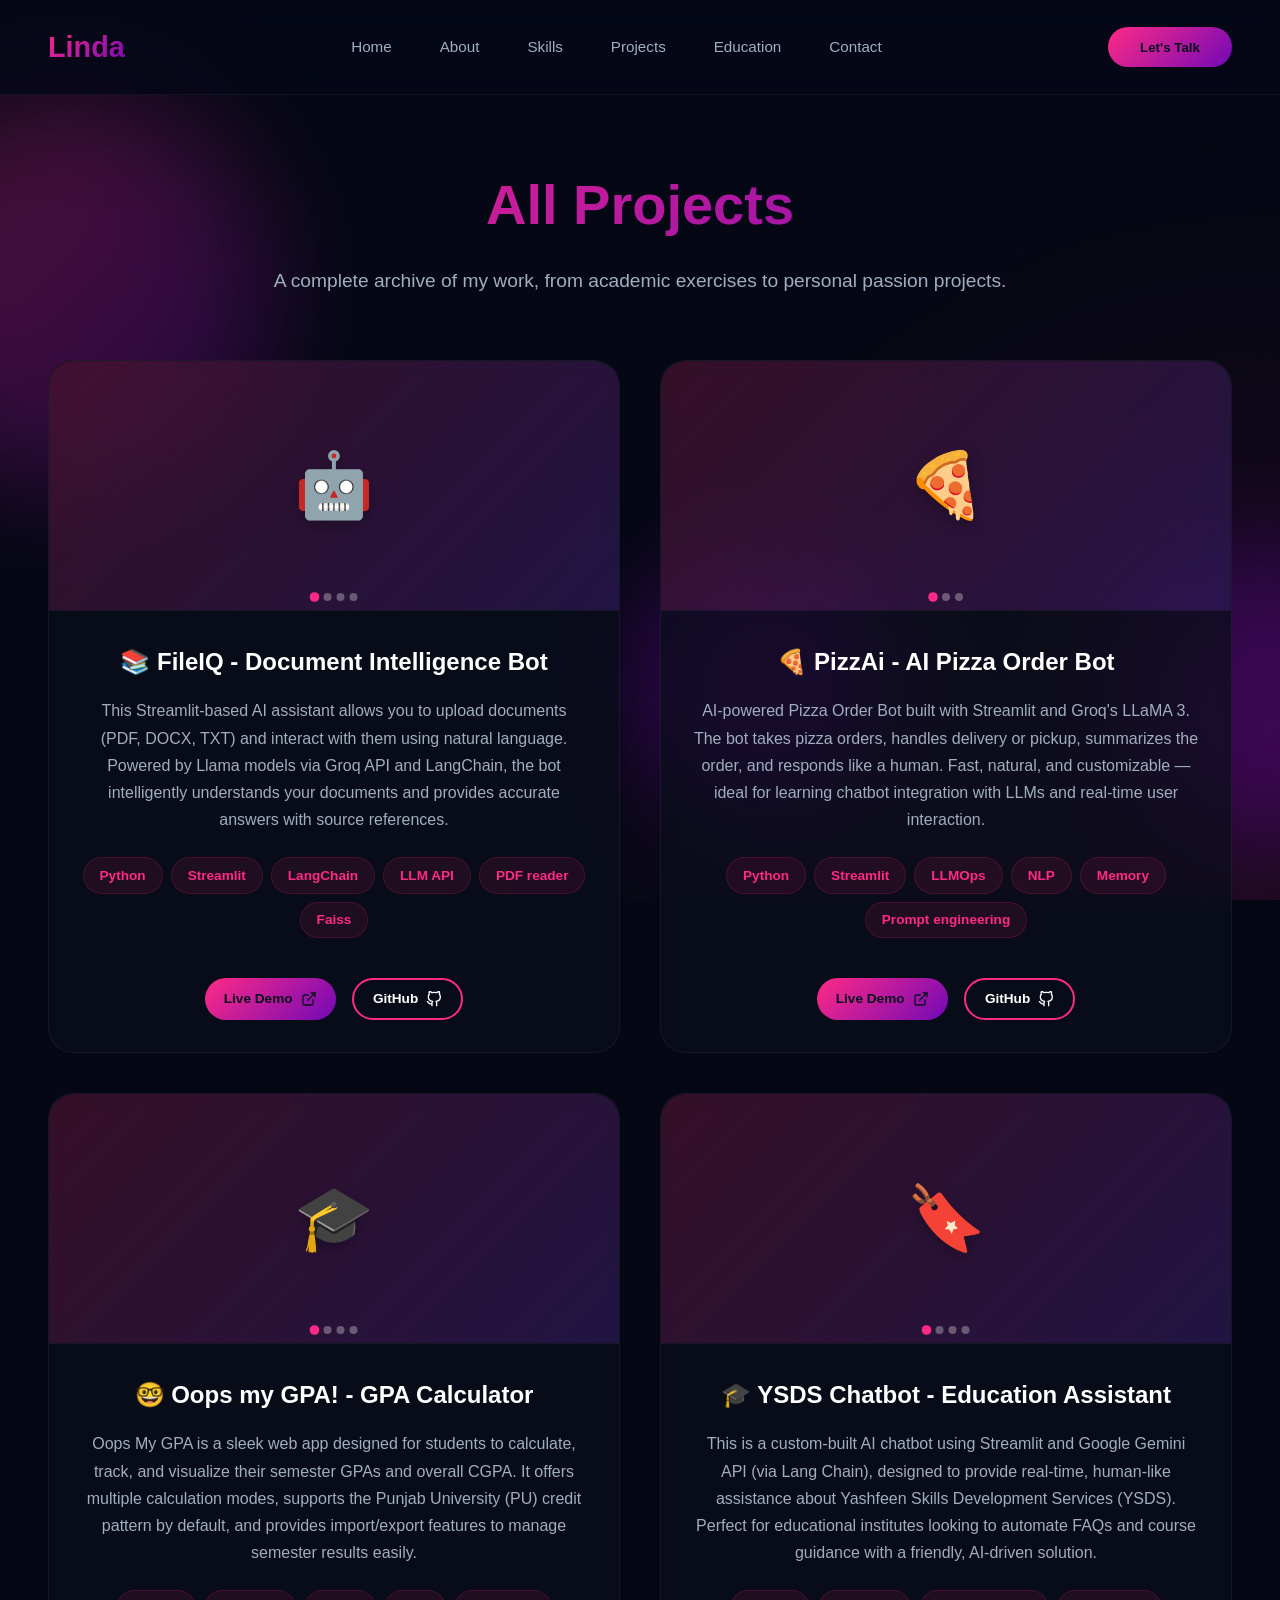
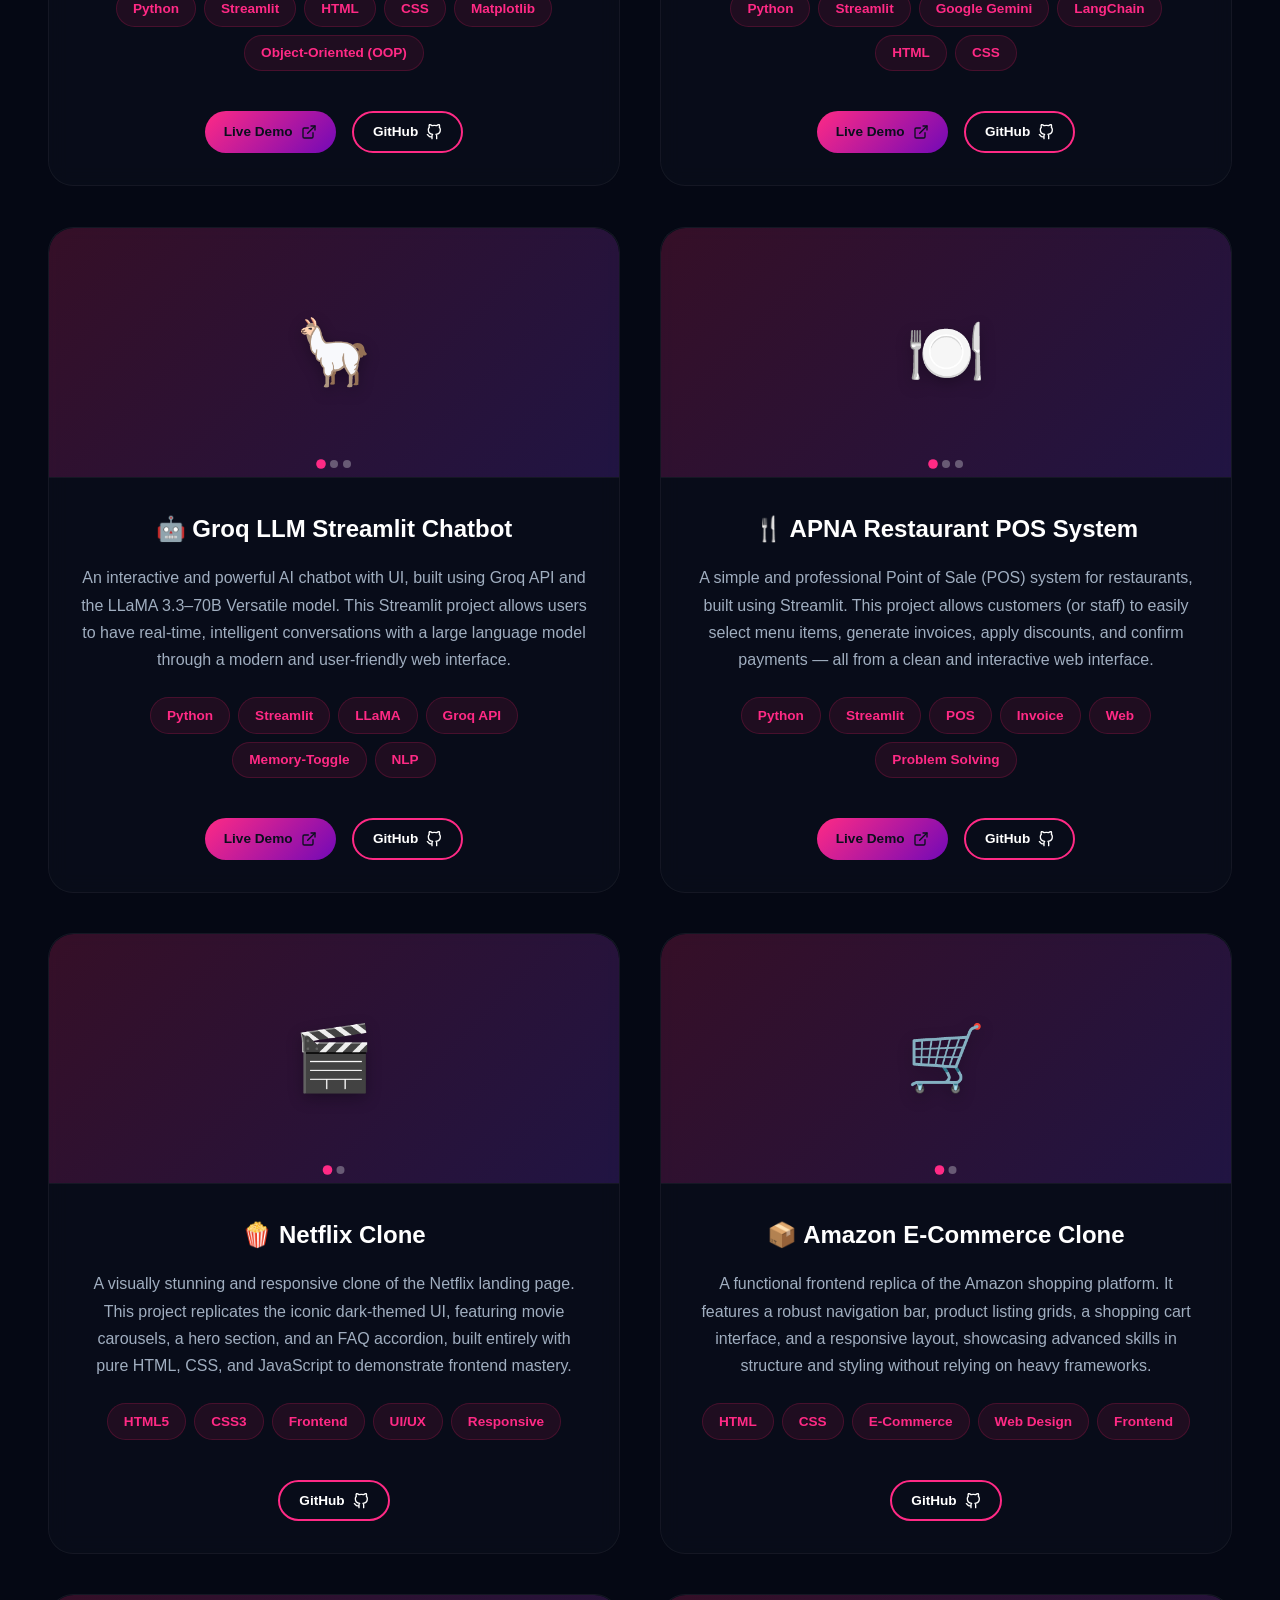
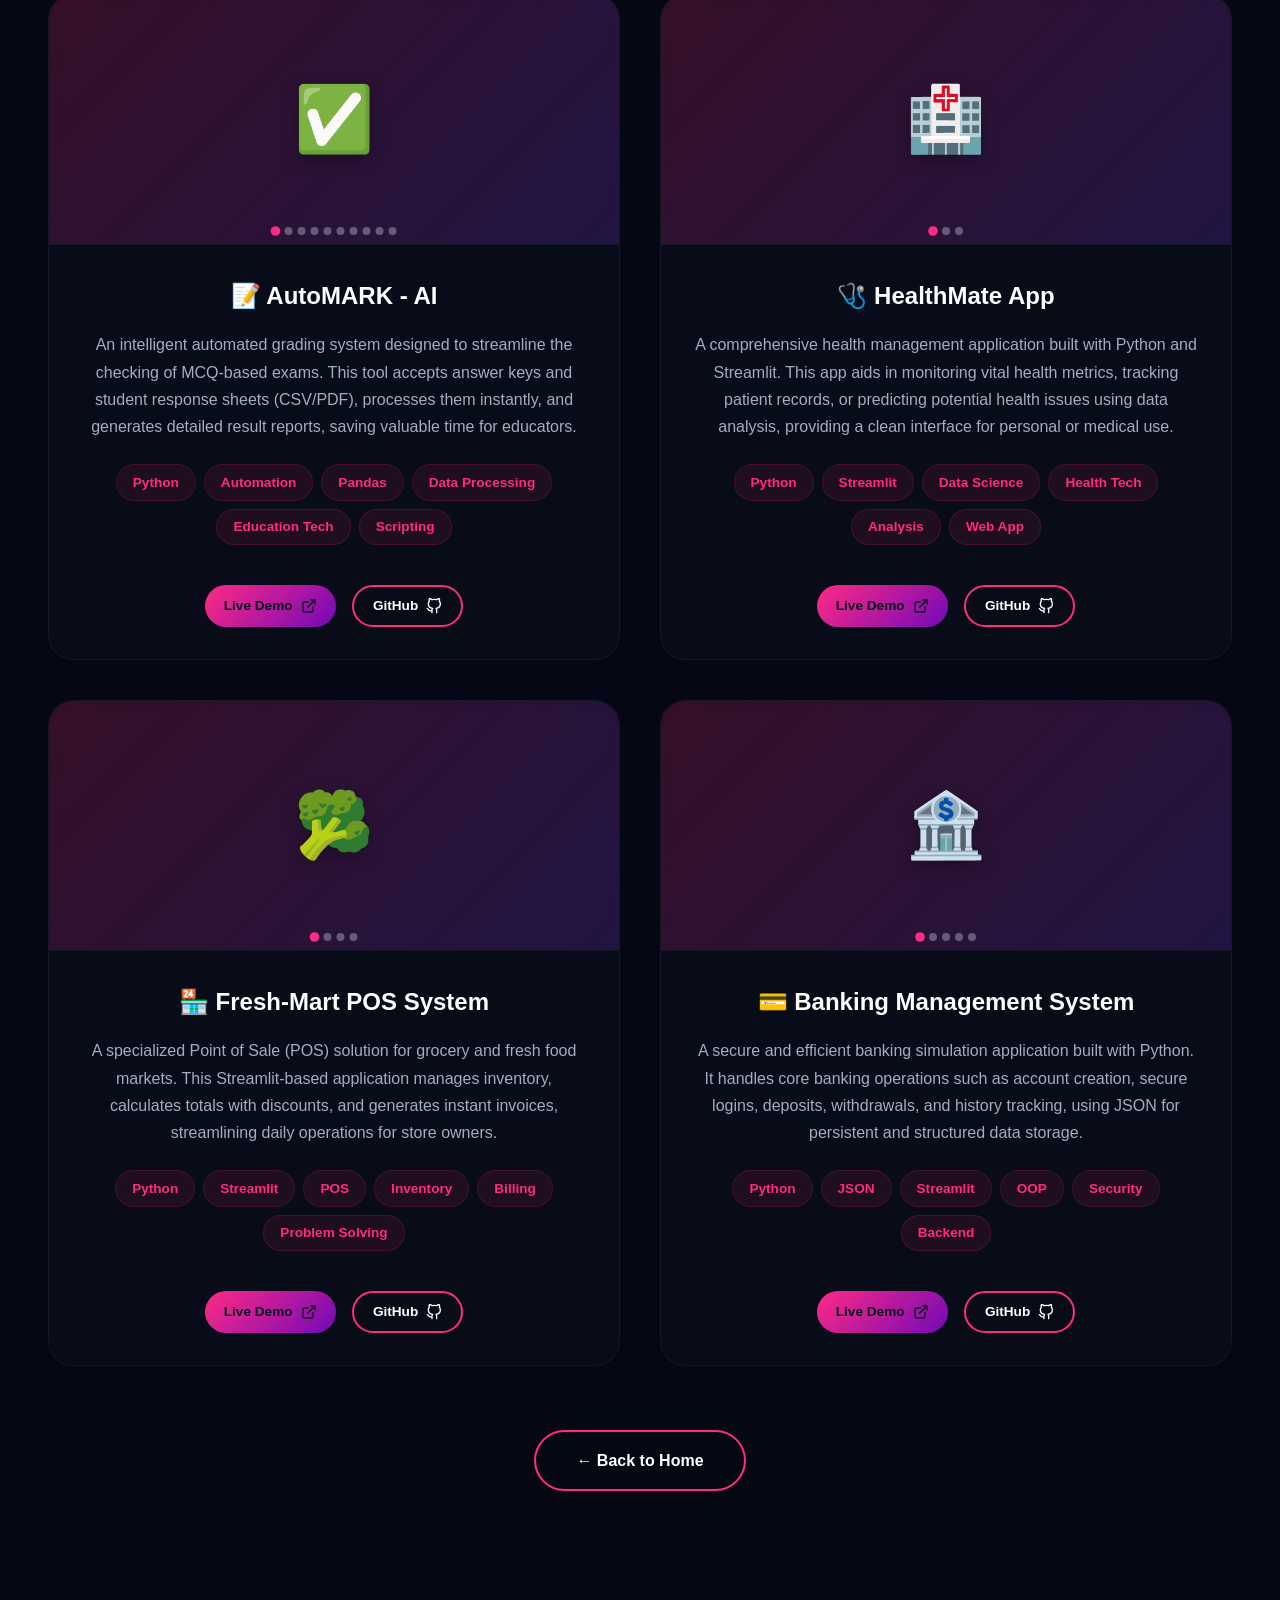
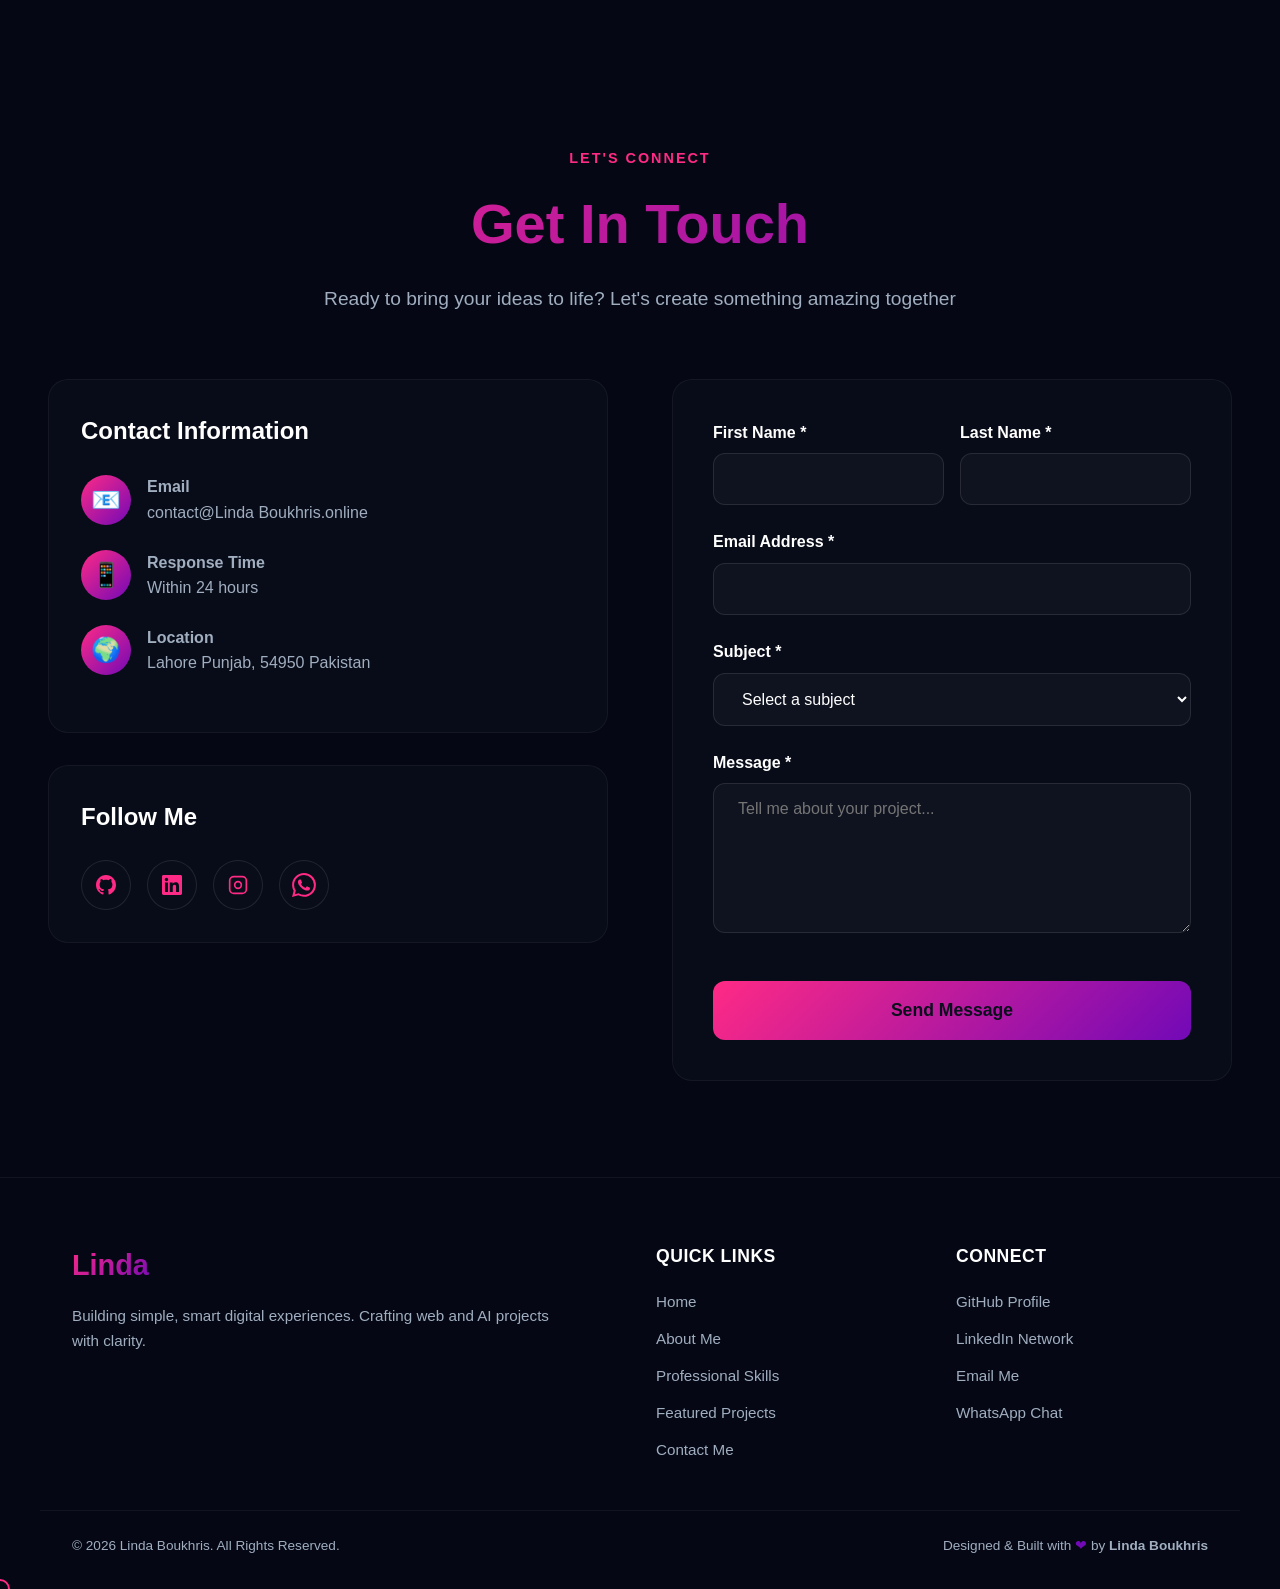
<file: PORTFOLIO-main/projects/index.html>
<!DOCTYPE html>
<html lang="en">
<head>
    <meta charset="UTF-8">
    <meta name="viewport" content="width=device-width, initial-scale=1.0">
    <title>AI & Python Projects Portfolio | AutoMARK, FileIQ & More | Linda Boukhris</title>
    <meta name="description" content="Explore the complete project archive of Linda Boukhris. Featuring AutoMARK (AI Grading), FileIQ (Doc Chat), Banking Systems, and POS Solutions and More.">
    <meta name="keywords" content="Linda Boukhris, Projects, AI Portfolio, Web Developer, website developer, building Modern & Responsive Websites, Full Stack Developer, Streamlit Apps, Source Code, AutoMARK, POS System Python, Chatbot Development, Document Intelligence, LLM Projects, GitHub Repositories, Linda Boukhris, AI Developer Portfolio, Python Developer Projects">
    <link rel="canonical" href="https://Linda Boukhris.online/projects/">
    
    <link rel="icon" type="image/png" href="../assets/icon.png">

    <meta property="og:type" content="website">
    <meta property="og:url" content="https://Linda Boukhris.online/projects/">
    <meta property="og:title" content="AI & Python Projects - Linda Boukhris">
    <meta property="og:description" content="A showcase of 10+ live AI and Python projects including RAG Chatbots and Automation Tools.">
    <meta property="og:image" content="https://Linda Boukhris.online/assets/favicon.png">
    <meta property="og:url" content="https://Linda Boukhris.online/projects/">

        <!-- =========================================
    FAVICON SUITE (Google Search Optimized)
    ========================================== -->
    <!-- 1. Google Search & Android (High Res) -->
    <link rel="icon" type="image/png" href="../assets/favicon-96x96.png" sizes="96x96" />
    <link rel="icon" type="image/svg+xml" href="../assets/favicon.svg" />
    <link rel="shortcut icon" href="../assets/favicon.ico" />
    <link rel="apple-touch-icon" sizes="180x180" href="../assets/apple-touch-icon.png" />
    <meta name="apple-mobile-web-app-title" content="CHOUDHARY" />
    <link rel="manifest" href="../assets/site.webmanifest" />

    <link rel="stylesheet" href="../css/projects.css">

    <script type="application/ld+json">
    {
      "@context": "https://schema.org",
      "@type": "CollectionPage",
      "name": "Linda Boukhris - Projects Portfolio,
      "url": "https://Linda Boukhris.online/projects/",
      "description": "A curated list of AI and Python automation projects, including AutoMARK and FileIQ.",
      "creator": {
        "@type": "Person",
        "name": "Linda Boukhris",
        "url": "https://Linda Boukhris.online"
      },
      "mainEntity": {
        "@type": "ItemList",
        "itemListElement": [
          {
            "@type": "SoftwareSourceCode",
            "name": "AutoMARK AI",
            "description": "Automated Grading System using Python."
          },
          {
            "@type": "SoftwareSourceCode",
            "name": "FileIQ",
            "description": "Document Intelligence Bot using RAG."
          },
          {
            "@type": "SoftwareSourceCode",
            "name": "PizzAi Bot",
            "description": "LLM-powered ordering system."
          }
        ]
      }
    }
    </script>

</head>
<body>
    <div id="preloader">
        <div class="loader-content">
            <div class="loader-logo">Linda</div>
            <div class="loader-bar">
                <div class="loader-progress"></div>
            </div>
        </div>
    </div>
    <!-- Animated Background -->
    <div class="bg-animation"></div>
    <div class="floating-shapes">
        <div class="shape shape-1"></div>
        <div class="shape shape-2"></div>
        <div class="shape shape-3"></div>
    </div>

    <!-- Header -->
    <header id="header">
        <nav>
            <a href="../" class="logo">Linda</a>
            <ul class="nav-links" id="navLinks">
                <li><a href="../#home">Home</a></li>
                <li><a href="../#about">About</a></li>
                <li><a href="../#skills">Skills</a></li>
                <li><a href="#projects">Projects</a></li>
                <li><a href="../#education">Education</a></li>
                <li><a href="#contact">Contact</a></li>
            </ul>
            <button class="nav-cta" onclick="location.href='../#contact'">Let's Talk</button>
            <div class="mobile-menu" id="mobileMenu">
                <span></span>
                <span></span>
                <span></span>
            </div>
        </nav>
    </header>

    <!-- Projects Archive Section -->
    <section id="projects" class="fade-in projects-section">
        <div class="section-header">
            <h2 class="section-title">All Projects</h2>
            <p class="section-description">
                A complete archive of my work, from academic exercises to personal passion projects.
            </p>
        </div>
        <div class="projects-grid">
            
            <!-- Project 1: FileIQ - Document Intelligence Bot -->
            <div class="project-card">
                <div class="gallery-wrapper">
                    <button class="nav-btn prev-btn">❮</button>
                    <div class="project-gallery">
                        <div class="gallery-item emoji-cover">🤖</div>
                        <img src="../assets/FileIQ-1.png" class="gallery-item" alt="FileIQ Dashboard">
                        <img src="../assets/FileIQ-2.png" class="gallery-item" alt="FileIQ Chat Interface">
                        <img src="../assets/FileIQ-3.png" class="gallery-item" alt="FileIQ Chat Interface">
                    </div>
                    <button class="nav-btn next-btn">❯</button>
                    <div class="dots-container"></div>
                </div>
                <div class="project-content">
                    <h3 class="project-title">📚 FileIQ - Document Intelligence Bot</h3>
                    <p class="project-description">
                        This Streamlit-based AI assistant allows you to upload documents (PDF, DOCX, TXT) and interact with them using natural language. Powered by Llama models via Groq API and LangChain, the bot intelligently understands your documents and provides accurate answers with source references.                    </p>
                    <div class="project-tech">
                        <span class="tech-badge">Python</span>
                        <span class="tech-badge">Streamlit</span>
                        <span class="tech-badge">LangChain</span>
                        <span class="tech-badge">LLM API</span>
                        <span class="tech-badge">PDF reader</span>
                        <span class="tech-badge">Faiss</span>
                    </div>
                    <div class="project-links">
                        <a href="https://documentiq.streamlit.app/" target="_blank" class="btn btn-primary">
                            Live Demo
                            <svg viewBox="0 0 24 24"><path d="M18 13v6a2 2 0 0 1-2 2H5a2 2 0 0 1-2-2V8a2 2 0 0 1 2-2h6"></path><polyline points="15 3 21 3 21 9"></polyline><line x1="10" y1="14" x2="21" y2="3"></line></svg>
                        </a>
                        <a href="https://github.com/linda011/FileIQ_Document-InteLLigence-BOT" target="_blank" class="btn btn-secondary">
                            GitHub
                            <svg viewBox="0 0 24 24"><path d="M9 19c-5 1.5-5-2.5-7-3m14 6v-3.87a3.37 3.37 0 0 0-.94-2.61c3.14-.35 6.44-1.54 6.44-7A5.44 5.44 0 0 0 20 4.77 5.07 5.07 0 0 0 19.91 1S18.73.65 16 2.48a13.38 13.38 0 0 0-7 0C6.27.65 5.09 1 5.09 1A5.07 5.07 0 0 0 5 4.77a5.44 5.44 0 0 0-1.5 3.78c0 5.42 3.3 6.61 6.44 7A3.37 3.37 0 0 0 9 18.13V22"></path></svg>
                        </a>
                    </div>
                </div>
            </div>

            <!-- Project 2: PizzAi-Bot -->
            <div class="project-card">
                <div class="gallery-wrapper">
                    <button class="nav-btn prev-btn">❮</button>
                    <div class="project-gallery">
                        <div class="gallery-item emoji-cover">🍕</div>
                        <img src="../assets/Pizzai-1.png" class="gallery-item" alt="PizzAi Bot Order Interface">
                        <img src="../assets/Pizzai-2.png" class="gallery-item" alt="PizzAi Bot Order Summary">
                    </div>
                    <button class="nav-btn next-btn">❯</button>
                    <div class="dots-container"></div>
                </div>
                <div class="project-content">
                    <h3 class="project-title">🍕 PizzAi - AI Pizza Order Bot</h3>
                    <p class="project-description">
                        AI-powered Pizza Order Bot built with Streamlit and Groq's LLaMA 3. The bot takes pizza orders, handles delivery or pickup, summarizes the order, and responds like a human. Fast, natural, and customizable — ideal for learning chatbot integration with LLMs and real-time user interaction.                   
                    </p>
                    <div class="project-tech">
                        <span class="tech-badge">Python</span>
                        <span class="tech-badge">Streamlit</span>
                        <span class="tech-badge">LLMOps</span>
                        <span class="tech-badge">NLP</span>
                        <span class="tech-badge">Memory</span>
                        <span class="tech-badge">Prompt engineering</span>
                    </div>
                    <div class="project-links">
                        <a href="https://pizza-ai.streamlit.app/" target="_blank" class="btn btn-primary">
                            Live Demo
                            <svg viewBox="0 0 24 24"><path d="M18 13v6a2 2 0 0 1-2 2H5a2 2 0 0 1-2-2V8a2 2 0 0 1 2-2h6"></path><polyline points="15 3 21 3 21 9"></polyline><line x1="10" y1="14" x2="21" y2="3"></line></svg>
                        </a>
                        <a href="https://github.com/linda011/PizzAi-Bot" target="_blank" class="btn btn-secondary">
                            GitHub
                            <svg viewBox="0 0 24 24"><path d="M9 19c-5 1.5-5-2.5-7-3m14 6v-3.87a3.37 3.37 0 0 0-.94-2.61c3.14-.35 6.44-1.54 6.44-7A5.44 5.44 0 0 0 20 4.77 5.07 5.07 0 0 0 19.91 1S18.73.65 16 2.48a13.38 13.38 0 0 0-7 0C6.27.65 5.09 1 5.09 1A5.07 5.07 0 0 0 5 4.77a5.44 5.44 0 0 0-1.5 3.78c0 5.42 3.3 6.61 6.44 7A3.37 3.37 0 0 0 9 18.13V22"></path></svg>
                        </a>
                    </div>
                </div>
            </div>

            <!-- Project 3: Oops, my GPA! -->
            <div class="project-card">
                <div class="gallery-wrapper">
                    <button class="nav-btn prev-btn">❮</button>
                    <div class="project-gallery">
                        <div class="gallery-item emoji-cover">🎓</div>
                        <img src="../assets/GPA1.png" class="gallery-item" alt="GPA Calculator">
                        <img src="../assets/GPA2.png" class="gallery-item" alt="GPA Calculator">
                        <img src="../assets/GPA3.png" class="gallery-item" alt="GPA Calculator">
                    </div>
                    <button class="nav-btn next-btn">❯</button>
                    <div class="dots-container"></div>
                </div>
                <div class="project-content">
                    <h3 class="project-title">🤓 Oops my GPA! - GPA Calculator</h3>
                    <p class="project-description">
                        Oops My GPA is a sleek web app designed for students to calculate, track, and visualize their semester GPAs and overall CGPA. It offers multiple calculation modes, supports the Punjab University (PU) credit pattern by default, and provides import/export features to manage semester results easily.
                    </p>
                    <div class="project-tech">
                        <span class="tech-badge">Python</span>
                        <span class="tech-badge">Streamlit</span>
                        <span class="tech-badge">HTML</span>
                        <span class="tech-badge">CSS</span>
                        <span class="tech-badge">Matplotlib</span>
                        <span class="tech-badge">Object-Oriented (OOP)</span>
                    </div>
                    <div class="project-links">
                        <a href="https://oopsmygpa.streamlit.app/" target="_blank" class="btn btn-primary">
                            Live Demo
                            <svg viewBox="0 0 24 24"><path d="M18 13v6a2 2 0 0 1-2 2H5a2 2 0 0 1-2-2V8a2 2 0 0 1 2-2h6"></path><polyline points="15 3 21 3 21 9"></polyline><line x1="10" y1="14" x2="21" y2="3"></line></svg>
                        </a>
                        <a href="https://github.com/linda011/Oops_my_GPA" target="_blank" class="btn btn-secondary">
                            GitHub
                            <svg viewBox="0 0 24 24"><path d="M9 19c-5 1.5-5-2.5-7-3m14 6v-3.87a3.37 3.37 0 0 0-.94-2.61c3.14-.35 6.44-1.54 6.44-7A5.44 5.44 0 0 0 20 4.77 5.07 5.07 0 0 0 19.91 1S18.73.65 16 2.48a13.38 13.38 0 0 0-7 0C6.27.65 5.09 1 5.09 1A5.07 5.07 0 0 0 5 4.77a5.44 5.44 0 0 0-1.5 3.78c0 5.42 3.3 6.61 6.44 7A3.37 3.37 0 0 0 9 18.13V22"></path></svg>
                        </a>
                    </div>
                </div>
            </div>

            <!-- Project 4: YSDS Chatbot -->
            <div class="project-card">
                <div class="gallery-wrapper">
                    <button class="nav-btn prev-btn">❮</button>
                    <div class="project-gallery">
                        <div class="gallery-item emoji-cover">🔖</div>
                        <img src="../assets/ysds1.png" class="gallery-item" alt="YSDS Chatbot Interface">
                        <img src="../assets/ysds2.png" class="gallery-item" alt="YSDS Chatbot Interface">
                        <img src="../assets/ysds3.png" class="gallery-item" alt="YSDS Chatbot Interface">
                    </div>
                    <button class="nav-btn next-btn">❯</button>
                    <div class="dots-container"></div>
                </div>
                <div class="project-content">
                    <h3 class="project-title">🎓 YSDS Chatbot - Education Assistant</h3>
                    <p class="project-description">
                        This is a custom-built AI chatbot using Streamlit and Google Gemini API (via Lang Chain), designed to provide real-time, human-like assistance about Yashfeen Skills Development Services (YSDS). Perfect for educational institutes looking to automate FAQs and course guidance with a friendly, AI-driven solution.
                    </p>
                    <div class="project-tech">
                        <span class="tech-badge">Python</span>
                        <span class="tech-badge">Streamlit</span>
                        <span class="tech-badge">Google Gemini</span>
                        <span class="tech-badge">LangChain</span>
                        <span class="tech-badge">HTML</span>
                        <span class="tech-badge">CSS</span>
                    </div>
                    <div class="project-links">
                        <a href="https://ysds-chatbot.streamlit.app/" target="_blank" class="btn btn-primary">
                            Live Demo
                            <svg viewBox="0 0 24 24"><path d="M18 13v6a2 2 0 0 1-2 2H5a2 2 0 0 1-2-2V8a2 2 0 0 1 2-2h6"></path><polyline points="15 3 21 3 21 9"></polyline><line x1="10" y1="14" x2="21" y2="3"></line></svg>
                        </a>
                        <a href="https://github.com/linda011/ysds-chatbot" target="_blank" class="btn btn-secondary">
                            GitHub
                            <svg viewBox="0 0 24 24"><path d="M9 19c-5 1.5-5-2.5-7-3m14 6v-3.87a3.37 3.37 0 0 0-.94-2.61c3.14-.35 6.44-1.54 6.44-7A5.44 5.44 0 0 0 20 4.77 5.07 5.07 0 0 0 19.91 1S18.73.65 16 2.48a13.38 13.38 0 0 0-7 0C6.27.65 5.09 1 5.09 1A5.07 5.07 0 0 0 5 4.77a5.44 5.44 0 0 0-1.5 3.78c0 5.42 3.3 6.61 6.44 7A3.37 3.37 0 0 0 9 18.13V22"></path></svg>
                        </a>
                    </div>
                </div>
            </div>

            <!-- Project 5: Llama 3 Chatbot -->
            <div class="project-card">
                <div class="gallery-wrapper">
                    <button class="nav-btn prev-btn">❮</button>
                    <div class="project-gallery">
                        <div class="gallery-item emoji-cover">🦙</div>
                        <img src="../assets/llama1.png" class="gallery-item" alt="Llama 3 Chatbot UI">
                        <img src="../assets/llama2.png" class="gallery-item" alt="Llama 3 Chatbot UI">
                    </div>
                    <button class="nav-btn next-btn">❯</button>
                    <div class="dots-container"></div>
                </div>
                <div class="project-content">
                    <h3 class="project-title">🤖 Groq LLM Streamlit Chatbot</h3>
                    <p class="project-description">
                        An interactive and powerful AI chatbot with UI, built using Groq API and the LLaMA 3.3–70B Versatile model. This Streamlit project allows users to have real-time, intelligent conversations with a large language model through a modern and user-friendly web interface.
                    </p>
                    <div class="project-tech">
                        <span class="tech-badge">Python</span>
                        <span class="tech-badge">Streamlit</span>
                        <span class="tech-badge">LLaMA</span>
                        <span class="tech-badge">Groq API</span>
                        <span class="tech-badge">Memory-Toggle</span>
                        <span class="tech-badge">NLP</span>
                    </div>
                    <div class="project-links">
                        <a href="https://Linda-ai.streamlit.app/" target="_blank" class="btn btn-primary">
                            Live Demo
                            <svg viewBox="0 0 24 24"><path d="M18 13v6a2 2 0 0 1-2 2H5a2 2 0 0 1-2-2V8a2 2 0 0 1 2-2h6"></path><polyline points="15 3 21 3 21 9"></polyline><line x1="10" y1="14" x2="21" y2="3"></line></svg>
                        </a>
                        <a href="https://github.com/linda011/llama3-streamlit-chatbot" target="_blank" class="btn btn-secondary">
                            GitHub
                            <svg viewBox="0 0 24 24"><path d="M9 19c-5 1.5-5-2.5-7-3m14 6v-3.87a3.37 3.37 0 0 0-.94-2.61c3.14-.35 6.44-1.54 6.44-7A5.44 5.44 0 0 0 20 4.77 5.07 5.07 0 0 0 19.91 1S18.73.65 16 2.48a13.38 13.38 0 0 0-7 0C6.27.65 5.09 1 5.09 1A5.07 5.07 0 0 0 5 4.77a5.44 5.44 0 0 0-1.5 3.78c0 5.42 3.3 6.61 6.44 7A3.37 3.37 0 0 0 9 18.13V22"></path></svg>
                        </a>
                    </div>
                </div>
            </div>

            <!-- Project 6: APNA Restaurant -->
            <div class="project-card">
                <div class="gallery-wrapper">
                    <button class="nav-btn prev-btn">❮</button>
                    <div class="project-gallery">
                        <div class="gallery-item emoji-cover">🍽️</div>
                        <img src="../assets/POS1.png" class="gallery-item" alt="APNA POS Menu Screen">
                        <img src="../assets/POS2.png" class="gallery-item" alt="APNA POS Invoice View">
                    </div>
                    <button class="nav-btn next-btn">❯</button>
                    <div class="dots-container"></div>
                </div>
                <div class="project-content">
                    <h3 class="project-title">🍴 APNA Restaurant POS System</h3>
                    <p class="project-description">
                        A simple and professional Point of Sale (POS) system for restaurants, built using Streamlit. This project allows customers (or staff) to easily select menu items, generate invoices, apply discounts, and confirm payments — all from a clean and interactive web interface.
                    </p>
                    <div class="project-tech">
                        <span class="tech-badge">Python</span>
                        <span class="tech-badge">Streamlit</span>
                        <span class="tech-badge">POS</span>
                        <span class="tech-badge">Invoice</span>
                        <span class="tech-badge">Web</span>
                        <span class="tech-badge">Problem Solving</span>
                    </div>
                    <div class="project-links">
                        <a href="https://apna-resturant.streamlit.app/" target="_blank" class="btn btn-primary">
                            Live Demo
                            <svg viewBox="0 0 24 24"><path d="M18 13v6a2 2 0 0 1-2 2H5a2 2 0 0 1-2-2V8a2 2 0 0 1 2-2h6"></path><polyline points="15 3 21 3 21 9"></polyline><line x1="10" y1="14" x2="21" y2="3"></line></svg>
                        </a>
                        <a href="https://github.com/linda011/APNA_Resturant" target="_blank" class="btn btn-secondary">
                            GitHub
                            <svg viewBox="0 0 24 24"><path d="M9 19c-5 1.5-5-2.5-7-3m14 6v-3.87a3.37 3.37 0 0 0-.94-2.61c3.14-.35 6.44-1.54 6.44-7A5.44 5.44 0 0 0 20 4.77 5.07 5.07 0 0 0 19.91 1S18.73.65 16 2.48a13.38 13.38 0 0 0-7 0C6.27.65 5.09 1 5.09 1A5.07 5.07 0 0 0 5 4.77a5.44 5.44 0 0 0-1.5 3.78c0 5.42 3.3 6.61 6.44 7A3.37 3.37 0 0 0 9 18.13V22"></path></svg>
                        </a>
                    </div>
                </div>
            </div>

            <div class="project-card">
                <div class="gallery-wrapper">
                    <button class="nav-btn prev-btn">❮</button>
                    <div class="project-gallery">
                        <div class="gallery-item emoji-cover">🎬</div>
                        <img src="../assets/Netflix1.png" class="gallery-item" alt="Netflix Clone Home Screen">
                    </div>
                    <button class="nav-btn next-btn">❯</button>
                    <div class="dots-container"></div>
                </div>
                <div class="project-content">
                    <h3 class="project-title">🍿 Netflix Clone</h3>
                    <p class="project-description">
                        A visually stunning and responsive clone of the Netflix landing page. This project replicates the iconic dark-themed UI, featuring movie carousels, a hero section, and an FAQ accordion, built entirely with pure HTML, CSS, and JavaScript to demonstrate frontend mastery.
                    </p>
                    <div class="project-tech">
                        <span class="tech-badge">HTML5</span>
                        <span class="tech-badge">CSS3</span>
                        <span class="tech-badge">Frontend</span>
                        <span class="tech-badge">UI/UX</span>
                        <span class="tech-badge">Responsive</span>
                    </div>
                    <div class="project-links">
                        <a href="https://github.com/linda011/NETFLIX_clone" target="_blank" class="btn btn-secondary">
                            GitHub
                            <svg viewBox="0 0 24 24"><path d="M9 19c-5 1.5-5-2.5-7-3m14 6v-3.87a3.37 3.37 0 0 0-.94-2.61c3.14-.35 6.44-1.54 6.44-7A5.44 5.44 0 0 0 20 4.77 5.07 5.07 0 0 0 19.91 1S18.73.65 16 2.48a13.38 13.38 0 0 0-7 0C6.27.65 5.09 1 5.09 1A5.07 5.07 0 0 0 5 4.77a5.44 5.44 0 0 0-1.5 3.78c0 5.42 3.3 6.61 6.44 7A3.37 3.37 0 0 0 9 18.13V22"></path></svg>
                        </a>
                    </div>
                </div>
            </div>

            <!-- Project: Amazon E-Commerce Clone -->
            <div class="project-card">
                <div class="gallery-wrapper">
                    <button class="nav-btn prev-btn">❮</button>
                    <div class="project-gallery">
                        <div class="gallery-item emoji-cover">🛒</div>
                        <img src="../assets/Amazon1.png" class="gallery-item" alt="Amazon Clone Home">
                    </div>
                    <button class="nav-btn next-btn">❯</button>
                    <div class="dots-container"></div>
                </div>
                <div class="project-content">
                    <h3 class="project-title">📦 Amazon E-Commerce Clone</h3>
                    <p class="project-description">
                        A functional frontend replica of the Amazon shopping platform. It features a robust navigation bar, product listing grids, a shopping cart interface, and a responsive layout, showcasing advanced skills in structure and styling without relying on heavy frameworks.
                    </p>
                    <div class="project-tech">
                        <span class="tech-badge">HTML</span>
                        <span class="tech-badge">CSS</span>
                        <span class="tech-badge">E-Commerce</span>
                        <span class="tech-badge">Web Design</span>
                        <span class="tech-badge">Frontend</span>
                    </div>
                    <div class="project-links">
                        <a href="https://github.com/linda011/AMAZON_clone" target="_blank" class="btn btn-secondary">
                            GitHub
                            <svg viewBox="0 0 24 24"><path d="M9 19c-5 1.5-5-2.5-7-3m14 6v-3.87a3.37 3.37 0 0 0-.94-2.61c3.14-.35 6.44-1.54 6.44-7A5.44 5.44 0 0 0 20 4.77 5.07 5.07 0 0 0 19.91 1S18.73.65 16 2.48a13.38 13.38 0 0 0-7 0C6.27.65 5.09 1 5.09 1A5.07 5.07 0 0 0 5 4.77a5.44 5.44 0 0 0-1.5 3.78c0 5.42 3.3 6.61 6.44 7A3.37 3.37 0 0 0 9 18.13V22"></path></svg>
                        </a>
                    </div>
                </div>
            </div>

            <!-- Project 6: AutoMARK - AI -->
            <div class="project-card">
                <div class="gallery-wrapper">
                    <button class="nav-btn prev-btn">❮</button>
                    <div class="project-gallery">
                        <div class="gallery-item emoji-cover">✅</div>
                        <img src="../assets/AutoMark4.png" class="gallery-item" alt="AutoMark Processing">
                        <img src="../assets/AutoMark2.png" class="gallery-item" alt="AutoMark">
                        <img src="../assets/AutoMark3.png" class="gallery-item" alt="AutoMark">
                        <img src="../assets/AutoMark1.png" class="gallery-item" alt="AutoMark">
                        <img src="../assets/AutoMark5.png" class="gallery-item" alt="AutoMark">
                        <img src="../assets/AutoMark6.png" class="gallery-item" alt="AutoMark">
                        <img src="../assets/AutoMark7.png" class="gallery-item" alt="AutoMark">
                        <img src="../assets/AutoMark8.png" class="gallery-item" alt="AutoMark">
                        <img src="../assets/AutoMark9.png" class="gallery-item" alt="AutoMark Results">
                    </div>
                    <button class="nav-btn next-btn">❯</button>
                    <div class="dots-container"></div>
                </div>
                <div class="project-content">
                    <h3 class="project-title">📝 AutoMARK - AI</h3>
                    <p class="project-description">
                        An intelligent automated grading system designed to streamline the checking of MCQ-based exams. This tool accepts answer keys and student response sheets (CSV/PDF), processes them instantly, and generates detailed result reports, saving valuable time for educators.
                    </p>
                    <div class="project-tech">
                        <span class="tech-badge">Python</span>
                        <span class="tech-badge">Automation</span>
                        <span class="tech-badge">Pandas</span>
                        <span class="tech-badge">Data Processing</span>
                        <span class="tech-badge">Education Tech</span>
                        <span class="tech-badge">Scripting</span>
                    </div>
                    <div class="project-links">
                        <a href="https://automark-ai.streamlit.app/" target="_blank" class="btn btn-primary">
                            Live Demo
                            <svg viewBox="0 0 24 24"><path d="M18 13v6a2 2 0 0 1-2 2H5a2 2 0 0 1-2-2V8a2 2 0 0 1 2-2h6"></path><polyline points="15 3 21 3 21 9"></polyline><line x1="10" y1="14" x2="21" y2="3"></line></svg>
                        </a>
                        <a href="https://github.com/linda011/AutoMARK-v1.0" target="_blank" class="btn btn-secondary">
                            GitHub
                            <svg viewBox="0 0 24 24"><path d="M9 19c-5 1.5-5-2.5-7-3m14 6v-3.87a3.37 3.37 0 0 0-.94-2.61c3.14-.35 6.44-1.54 6.44-7A5.44 5.44 0 0 0 20 4.77 5.07 5.07 0 0 0 19.91 1S18.73.65 16 2.48a13.38 13.38 0 0 0-7 0C6.27.65 5.09 1 5.09 1A5.07 5.07 0 0 0 5 4.77a5.44 5.44 0 0 0-1.5 3.78c0 5.42 3.3 6.61 6.44 7A3.37 3.37 0 0 0 9 18.13V22"></path></svg>
                        </a>
                    </div>
                </div>
            </div>

            <!-- <-- Project 7: HealthMate App -- -->
            <div class="project-card">
                <div class="gallery-wrapper">
                    <button class="nav-btn prev-btn">❮</button>
                    <div class="project-gallery">
                        <div class="gallery-item emoji-cover">🏥</div>
                        <img src="../assets/HealthApp1.png" class="gallery-item" alt="Health App Dashboard">
                        <img src="../assets/HealthApp2.png" class="gallery-item" alt="Health App Metrics">
                    </div>
                    <button class="nav-btn next-btn">❯</button>
                    <div class="dots-container"></div>
                </div>
                <div class="project-content">
                    <h3 class="project-title">🩺 HealthMate App</h3>
                    <p class="project-description">
                        A comprehensive health management application built with Python and Streamlit. This app aids in monitoring vital health metrics, tracking patient records, or predicting potential health issues using data analysis, providing a clean interface for personal or medical use.
                    </p>
                    <div class="project-tech">
                        <span class="tech-badge">Python</span>
                        <span class="tech-badge">Streamlit</span>
                        <span class="tech-badge">Data Science</span>
                        <span class="tech-badge">Health Tech</span>
                        <span class="tech-badge">Analysis</span>
                        <span class="tech-badge">Web App</span>
                    </div>
                    <div class="project-links">
                        <a href="https://patient-health-tracker.streamlit.app/" target="_blank" class="btn btn-primary">
                            Live Demo
                            <svg viewBox="0 0 24 24"><path d="M18 13v6a2 2 0 0 1-2 2H5a2 2 0 0 1-2-2V8a2 2 0 0 1 2-2h6"></path><polyline points="15 3 21 3 21 9"></polyline><line x1="10" y1="14" x2="21" y2="3"></line></svg>
                        </a>
                        <a href="https://github.com/linda011/HealthApp" target="_blank" class="btn btn-secondary">
                            GitHub
                            <svg viewBox="0 0 24 24"><path d="M9 19c-5 1.5-5-2.5-7-3m14 6v-3.87a3.37 3.37 0 0 0-.94-2.61c3.14-.35 6.44-1.54 6.44-7A5.44 5.44 0 0 0 20 4.77 5.07 5.07 0 0 0 19.91 1S18.73.65 16 2.48a13.38 13.38 0 0 0-7 0C6.27.65 5.09 1 5.09 1A5.07 5.07 0 0 0 5 4.77a5.44 5.44 0 0 0-1.5 3.78c0 5.42 3.3 6.61 6.44 7A3.37 3.37 0 0 0 9 18.13V22"></path></svg>
                        </a>
                    </div>
                </div>
            </div>

            <!-- Project 8: Fresh-Mart POS System -->
            <div class="project-card">
                <div class="gallery-wrapper">
                    <button class="nav-btn prev-btn">❮</button>
                    <div class="project-gallery">
                        <div class="gallery-item emoji-cover">🥦</div>
                        <img src="../assets/FreshMart1.png" class="gallery-item" alt="Fresh Mart POS Interface">
                        <img src="../assets/FreshMart2.png" class="gallery-item" alt="Fresh Mart Billing">
                        <img src="../assets/FreshMart3.png" class="gallery-item" alt="Fresh Mart Billing">
                    </div>
                    <button class="nav-btn next-btn">❯</button>
                    <div class="dots-container"></div>
                </div>
                <div class="project-content">
                    <h3 class="project-title">🏪 Fresh-Mart POS System</h3>
                    <p class="project-description">
                        A specialized Point of Sale (POS) solution for grocery and fresh food markets. This Streamlit-based application manages inventory, calculates totals with discounts, and generates instant invoices, streamlining daily operations for store owners.
                    </p>
                    <div class="project-tech">
                        <span class="tech-badge">Python</span>
                        <span class="tech-badge">Streamlit</span>
                        <span class="tech-badge">POS</span>
                        <span class="tech-badge">Inventory</span>
                        <span class="tech-badge">Billing</span>
                        <span class="tech-badge">Problem Solving</span>
                    </div>
                    <div class="project-links">
                        <a href="https://freshmart-pos.streamlit.app/" target="_blank" class="btn btn-primary">
                            Live Demo
                            <svg viewBox="0 0 24 24"><path d="M18 13v6a2 2 0 0 1-2 2H5a2 2 0 0 1-2-2V8a2 2 0 0 1 2-2h6"></path><polyline points="15 3 21 3 21 9"></polyline><line x1="10" y1="14" x2="21" y2="3"></line></svg>
                        </a>
                        <a href="https://github.com/linda011/Fresh-Mart_POS_system" target="_blank" class="btn btn-secondary">
                            GitHub
                            <svg viewBox="0 0 24 24"><path d="M9 19c-5 1.5-5-2.5-7-3m14 6v-3.87a3.37 3.37 0 0 0-.94-2.61c3.14-.35 6.44-1.54 6.44-7A5.44 5.44 0 0 0 20 4.77 5.07 5.07 0 0 0 19.91 1S18.73.65 16 2.48a13.38 13.38 0 0 0-7 0C6.27.65 5.09 1 5.09 1A5.07 5.07 0 0 0 5 4.77a5.44 5.44 0 0 0-1.5 3.78c0 5.42 3.3 6.61 6.44 7A3.37 3.37 0 0 0 9 18.13V22"></path></svg>
                        </a>
                    </div>
                </div>
            </div>

            <!-- Project 9: Banking Management System -->
            <div class="project-card">
                <div class="gallery-wrapper">
                    <button class="nav-btn prev-btn">❮</button>
                    <div class="project-gallery">
                        <div class="gallery-item emoji-cover">🏦</div>
                        <img src="../assets/Banking2.png" class="gallery-item" alt="Banking Dashboard">
                        <img src="../assets/Banking3.png" class="gallery-item" alt="Dashboard">
                        <img src="../assets/Banking4.png" class="gallery-item" alt="Dashboard">
                        <img src="../assets/Banking5.png" class="gallery-item" alt="Banking System Login">
                    </div>
                    <button class="nav-btn next-btn">❯</button>
                    <div class="dots-container"></div>
                </div>
                <div class="project-content">
                    <h3 class="project-title">💳 Banking Management System</h3>
                    <p class="project-description">
                        A secure and efficient banking simulation application built with Python. It handles core banking operations such as account creation, secure logins, deposits, withdrawals, and history tracking, using JSON for persistent and structured data storage.
                    </p>
                    <div class="project-tech">
                        <span class="tech-badge">Python</span>
                        <span class="tech-badge">JSON</span>
                        <span class="tech-badge">Streamlit</span>
                        <span class="tech-badge">OOP</span>
                        <span class="tech-badge">Security</span>
                        <span class="tech-badge">Backend</span>
                    </div>
                    <div class="project-links">
                        <a href="https://banking-management.streamlit.app/" target="_blank" class="btn btn-primary">
                            Live Demo
                            <svg viewBox="0 0 24 24"><path d="M18 13v6a2 2 0 0 1-2 2H5a2 2 0 0 1-2-2V8a2 2 0 0 1 2-2h6"></path><polyline points="15 3 21 3 21 9"></polyline><line x1="10" y1="14" x2="21" y2="3"></line></svg>
                        </a>
                        <a href="https://github.com/linda011/Banking_mangement_system" target="_blank" class="btn btn-secondary">
                            GitHub
                            <svg viewBox="0 0 24 24"><path d="M9 19c-5 1.5-5-2.5-7-3m14 6v-3.87a3.37 3.37 0 0 0-.94-2.61c3.14-.35 6.44-1.54 6.44-7A5.44 5.44 0 0 0 20 4.77 5.07 5.07 0 0 0 19.91 1S18.73.65 16 2.48a13.38 13.38 0 0 0-7 0C6.27.65 5.09 1 5.09 1A5.07 5.07 0 0 0 5 4.77a5.44 5.44 0 0 0-1.5 3.78c0 5.42 3.3 6.61 6.44 7A3.37 3.37 0 0 0 9 18.13V22"></path></svg>
                        </a>
                    </div>
                </div>
            </div>
        </div>

        <!-- Back to Home Button -->
        <div class="view-all-projects">
            <a href="../" class="btn btn-secondary">
                ← Back to Home
            </a>
        </div>

    </section>

    <!-- Contact Section -->
    <section id="contact" class="fade-in">
        <div class="section-header">
            <div class="section-label">Let's Connect</div>
            <h2 class="section-title">Get In Touch</h2>
            <p class="section-description">
                Ready to bring your ideas to life? Let's create something amazing together
            </p>
        </div>
        <div class="contact-container">
            <div class="contact-info">
                    <div class="contact-card">
                    <h3>Contact Information</h3>
                    <div class="contact-item">
                        <div class="contact-icon">📧</div>
                        <div>
                            <strong>Email</strong>
                            <p>contact@Linda Boukhris.online</p>
                        </div>
                    </div>
                    <div class="contact-item">
                        <div class="contact-icon">📱</div>
                        <div>
                            <strong>Response Time</strong>
                            <p>Within 24 hours</p>
                        </div>
                    </div>
                    <div class="contact-item">
                        <div class="contact-icon">🌍</div>
                        <div>
                            <strong>Location</strong>
                            <p>Lahore Punjab, 54950 Pakistan</p>
                        </div>
                    </div>
                </div>

                <div class="contact-card">
                    <h3>Follow Me</h3>
                    <div class="social-links">
                        <a href="https://github.com/linda011/" class="social-link" target="_blank">
                            <svg width="20" height="20" viewBox="0 0 24 24" fill="currentColor">
                                <path d="M12 0c-6.626 0-12 5.373-12 12 0 5.302 3.438 9.8 8.207 11.387.599.111.793-.261.793-.577v-2.234c-3.338.726-4.033-1.416-4.033-1.416-.546-1.387-1.333-1.756-1.333-1.756-1.089-.745.083-.729.083-.729 1.205.084 1.839 1.237 1.839 1.237 1.07 1.834 2.807 1.304 3.492.997.107-.775.418-1.305.762-1.604-2.665-.305-5.467-1.334-5.467-5.931 0-1.311.469-2.381 1.236-3.221-.124-.303-.535-1.524.117-3.176 0 0 1.008-.322 3.301 1.23.957-.266 1.983-.399 3.003-.404 1.02.005 2.047.138 3.006.404 2.291-1.552 3.297-1.23 3.297-1.23.653 1.653.242 2.874.118 3.176.77.84 1.235 1.911 1.235 3.221 0 4.609-2.807 5.624-5.479 5.921.43.372.823 1.102.823 2.222v3.293c0 .319.192.694.801.576 4.765-1.589 8.199-6.086 8.199-11.386 0-6.627-5.373-12-12-12z"/>
                            </svg>
                        </a>
                        <a href="https://www.linkedin.com/in/linda-boukhris-b01a39277" class="social-link" target="_blank">
                            <svg width="20" height="20" viewBox="0 0 24 24" fill="currentColor">
                                <path d="M20.447 20.452h-3.554v-5.569c0-1.328-.027-3.037-1.852-3.037-1.853 0-2.136 1.445-2.136 2.939v5.667H9.351V9h3.414v1.561h.046c.477-.9 1.637-1.85 3.37-1.85 3.601 0 4.267 2.37 4.267 5.455v6.286zM5.337 7.433c-1.144 0-2.063-.926-2.063-2.065 0-1.138.92-2.063 2.063-2.063 1.14 0 2.064.925 2.064 2.063 0 1.139-.925 2.065-2.064 2.065zm1.782 13.019H3.555V9h3.564v11.452zM22.225 0H1.771C.792 0 0 .774 0 1.729v20.542C0 23.227.792 24 1.771 24h20.451C23.2 24 24 23.227 24 22.271V1.729C24 .774 23.2 0 22.222 0h.003z"/>
                            </svg>
                        </a>
                        <a href="https://www.instagram.com/Linda Boukhris/" class="social-link" target="_blank" rel="noopener noreferrer">
                            <svg width="20" height="20" viewBox="0 0 24 24" fill="none" stroke="currentColor" stroke-width="2" stroke-linecap="round" stroke-linejoin="round">
                                <!-- Rounded square frame -->
                                <rect x="2" y="2" width="20" height="20" rx="5" ry="5"/>
                                <!-- Inner circle (camera lens) -->
                                <circle cx="12" cy="12" r="4"/>
                            </svg>
                        </a>
                        <a href="https://wa.me/21650891089" class="social-link whatsapp" target="_blank" rel="noopener noreferrer">
                            <svg width="24" height="24" viewBox="0 0 16 16" fill="currentColor">
                                <path d="M13.601 2.326A7.85 7.85 0 0 0 7.994 0C3.627 0 .068 3.558.064 7.926c0 1.399.366 2.76 1.057 3.965L0 16l4.204-1.102a7.9 7.9 0 0 0 3.79.965h.004c4.368 0 7.926-3.558 7.93-7.93A7.9 7.9 0 0 0 13.6 2.326zM7.994 14.521a6.6 6.6 0 0 1-3.356-.92l-.24-.144-2.494.654.666-2.433-.156-.251a6.56 6.56 0 0 1-1.007-3.505c0-3.626 2.957-6.584 6.591-6.584a6.56 6.56 0 0 1 4.66 1.931 6.56 6.56 0 0 1 1.928 4.66c-.004 3.639-2.961 6.592-6.592 6.592m3.615-4.934c-.197-.099-1.17-.578-1.353-.646-.182-.065-.315-.099-.445.099-.133.197-.513.646-.627.775-.114.133-.232.148-.43.05-.197-.1-.836-.308-1.592-.985-.59-.525-.985-1.175-1.103-1.372-.114-.198-.011-.304.088-.403.087-.088.197-.232.296-.346.1-.114.133-.198.198-.33.065-.134.034-.248-.015-.347-.05-.099-.445-1.076-.612-1.47-.16-.389-.323-.335-.445-.34-.114-.007-.247-.007-.38-.007a.73.73 0 0 0-.529.247c-.182.198-.691.677-.691 1.654s.71 1.916.81 2.049c.098.133 1.394 2.132 3.383 2.992.47.205.84.326 1.129.418.475.152.904.129 1.246.08.38-.058 1.171-.48 1.338-.943.164-.464.164-.86.114-.943-.049-.084-.182-.133-.38-.232"/>
                            </svg>
                        </a>
                    </div>
                </div>
            </div>

            <form class="contact-form" id="contactForm" action="https://formspree.io/f/xjklzvyz" method="POST">
                <div class="form-row">
                    <div class="form-group">
                        <label for="firstName">First Name *</label>
                        <input type="text" id="firstName" name="firstName" required> 
                    </div>
                    <div class="form-group">
                        <label for="lastName">Last Name *</label>
                        <input type="text" id="lastName" name="lastName" required>
                    </div>
                </div>
                <div class="form-group">
                    <label for="email">Email Address *</label>
                    <input type="email" id="email" name="email" required>
                </div>
                <div class="form-group">
                    <label for="subject">Subject *</label>
                    <select id="subject" name="subject" required>
                        <option value="" style="color: rgb(77, 77, 158)">Select a subject</option>
                        <option value="web-development" style="color: rgb(77, 77, 158);">Web Development Project</option>
                        <option value="consultation" style="color: rgb(77, 77, 158);">Consultation</option>
                        <option value="collaboration" style="color: rgb(77, 77, 158);">Collaboration Opportunity</option>
                        <option value="job-opportunity" style="color: rgb(77, 77, 158);">Job Opportunity</option>
                        <option value="other" style="color: rgb(77, 77, 158);">Other</option>
                    </select>
                </div>
                <div class="form-group">
                    <label for="message">Message *</label>
                    <textarea id="message" name="message" required placeholder="Tell me about your project..."></textarea>
                </div>
                <button type="submit" class="submit-btn">Send Message</button>
            </form>
        </div>
    </section>

    <footer>
        <div class="footer-content">
            <div class="footer-brand">
                <h2>Linda</h2>
                <p>
                    Building simple, smart digital experiences.
                    Crafting web and AI projects with clarity.
                </p>
            </div>

            <div class="footer-column">
                <h3 class="footer-heading">Quick Links</h3>
                <ul class="footer-links-list">
                    <li><a href="../#home">Home</a></li>
                    <li><a href="../#about">About Me</a></li>
                    <li><a href="../#skills">Professional Skills</a></li>
                    <li><a href="../#projects">Featured Projects</a></li>
                    <li><a href="#contact">Contact Me</a></li>
                </ul>
            </div>

            <div class="footer-column">
                <h3 class="footer-heading">Connect</h3>
                <ul class="footer-links-list">
                    <li>
                        <a href="https://github.com/linda011" target="_blank">GitHub Profile</a>
                    </li>
                    <li>
                        <a href="https://www.linkedin.com/in/linda-boukhris-b01a39277" target="_blank">LinkedIn Network</a>
                    </li>
                    <li>
                        <a href="mailto:contact@Linda Boukhris.online">Email Me</a>
                    </li>
                    <li>
                        <a href="https://wa.me/21650891089" target="_blank">WhatsApp Chat</a>
                    </li>
                </ul>
            </div>
        </div>

        <div class="footer-bottom">
            <p>&copy; 2026 Linda Boukhris. All Rights Reserved.</p>
            <p>Designed & Built with <span class="footer-heart">❤</span> by <strong>Linda Boukhris</strong></p>
        </div>
    </footer>

    <script src="../js/projects.js"></script>

</body>
</html>
</file>
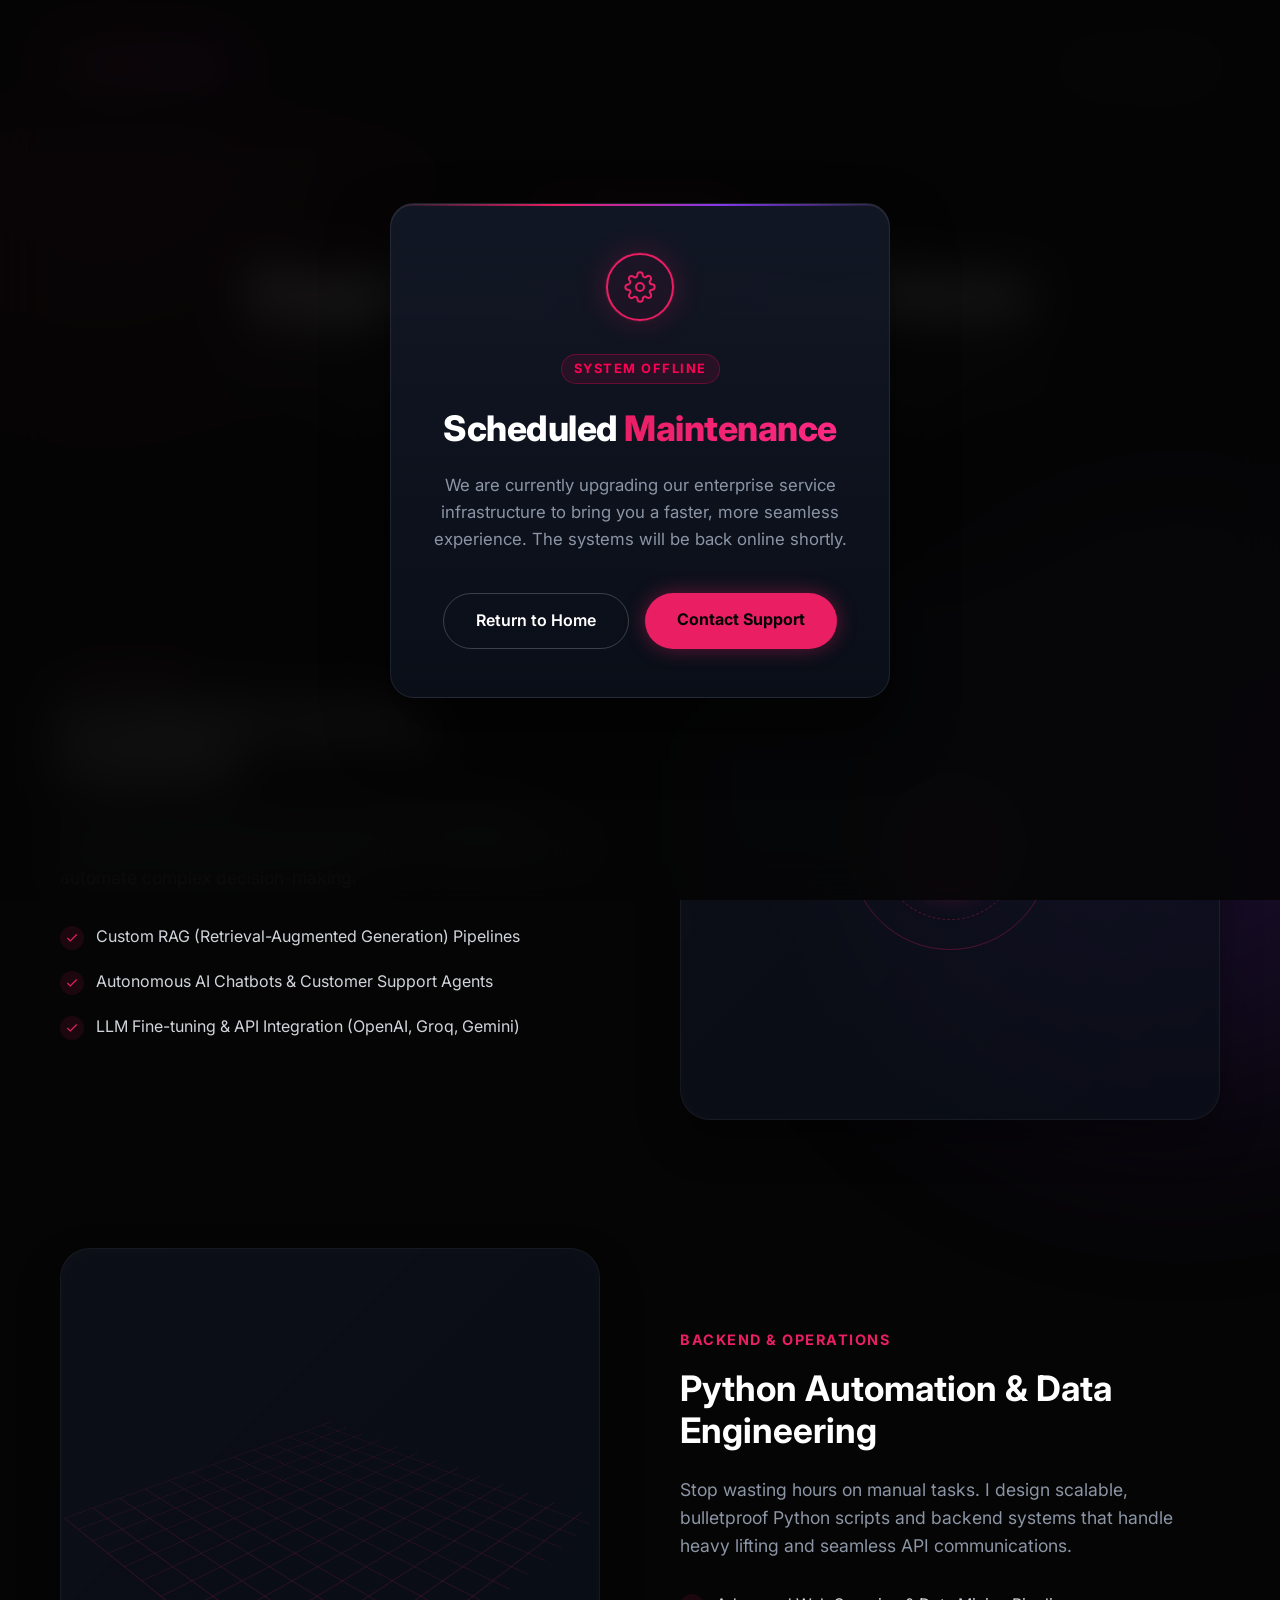
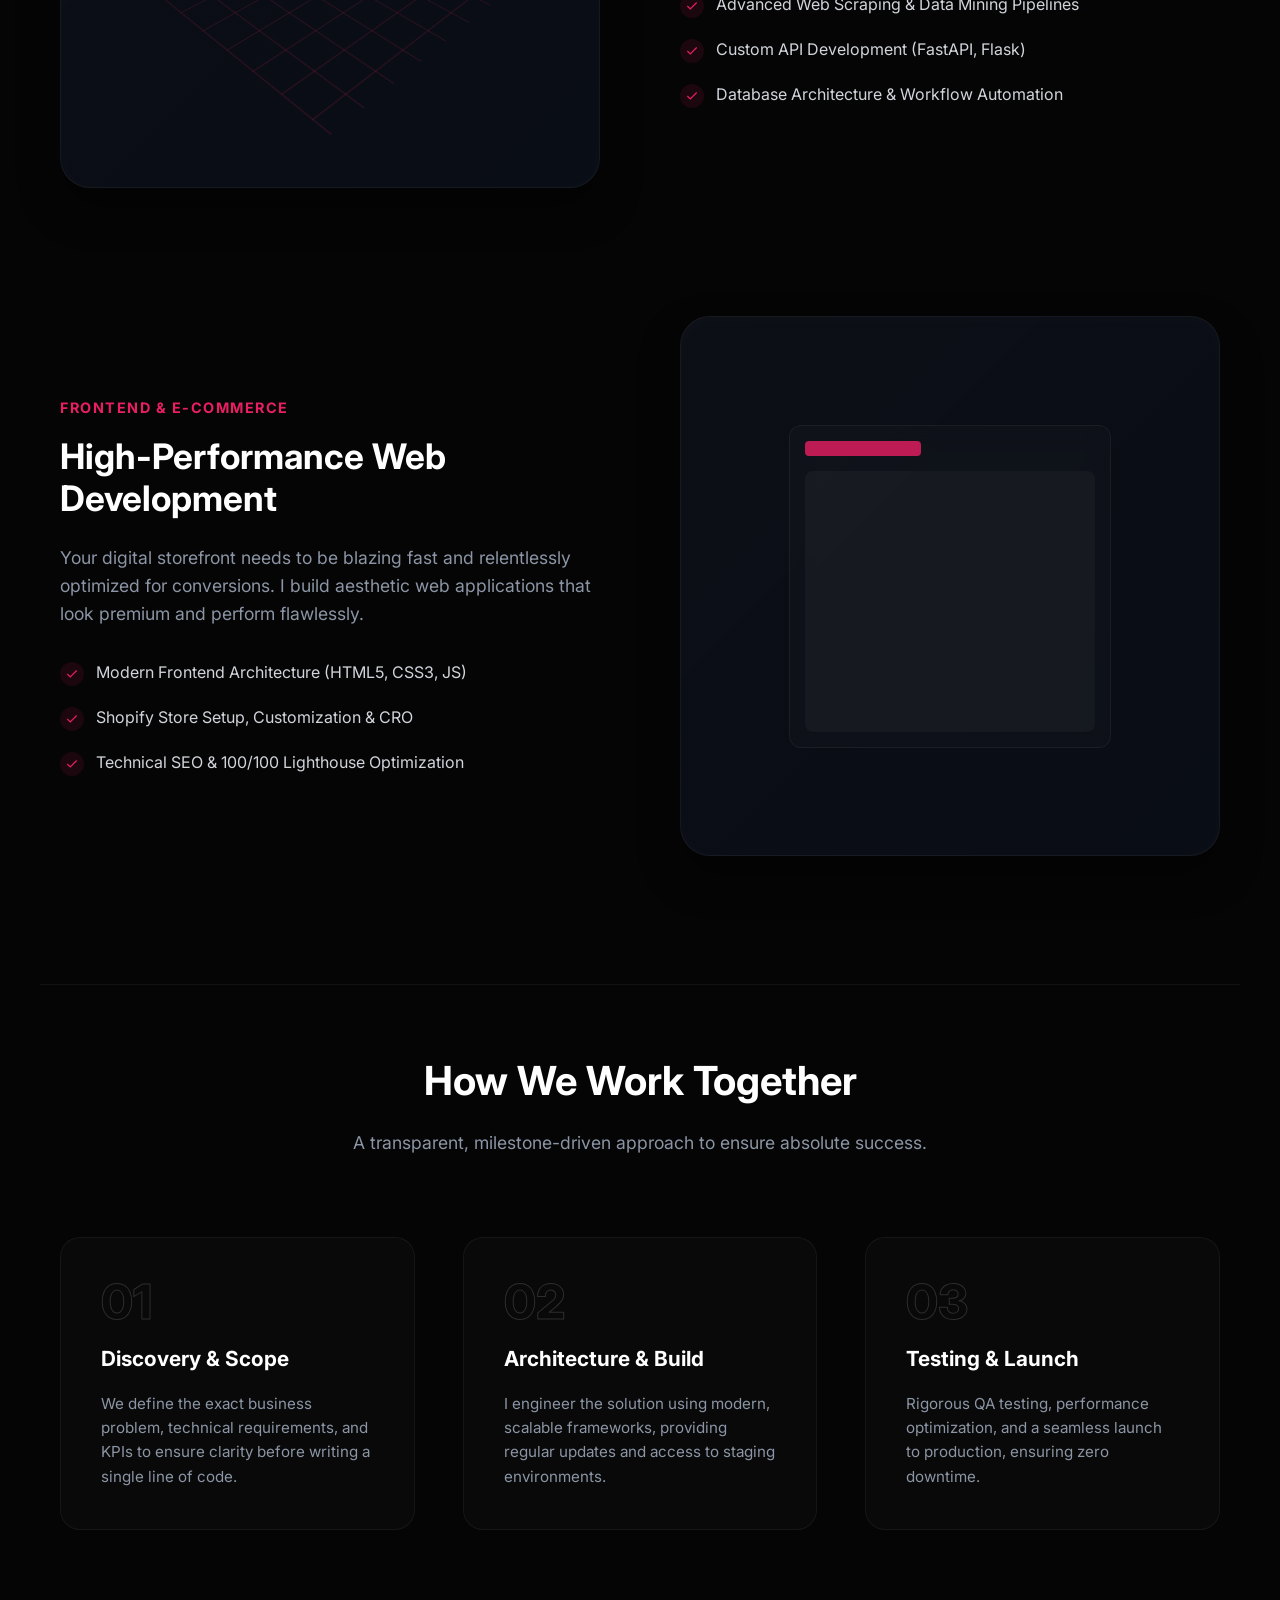
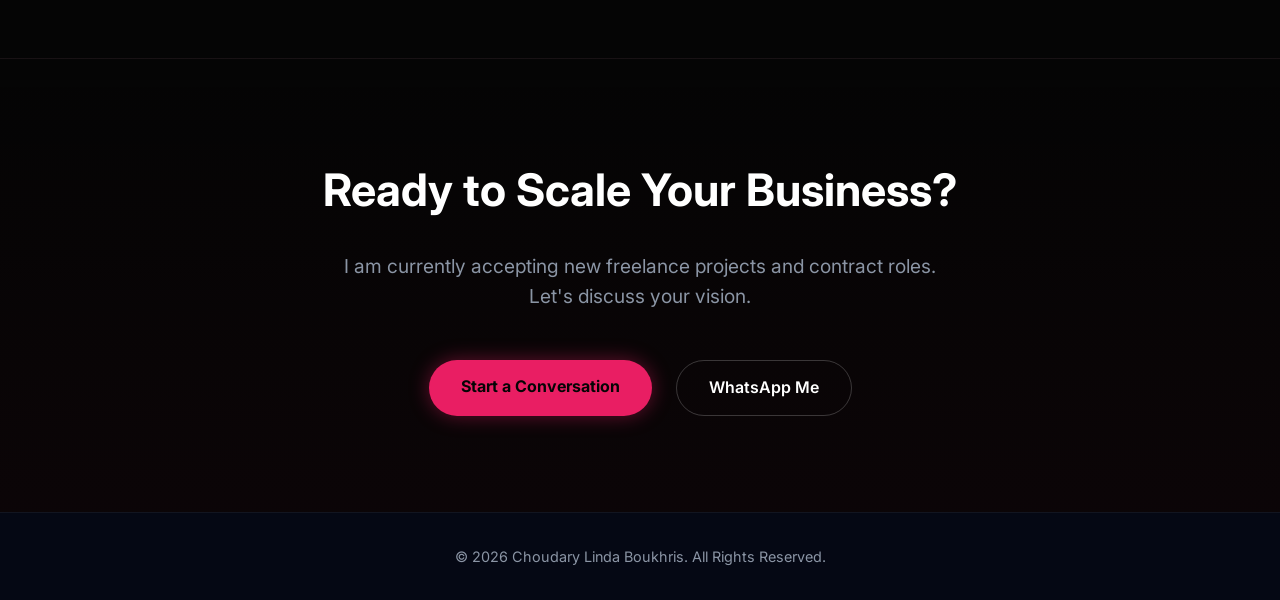
<file: PORTFOLIO-main/services/index.html>
<!DOCTYPE html>
<html lang="en">
<head>
    <meta charset="UTF-8">
    <meta name="viewport" content="width=device-width, initial-scale=1.0">
    <title>Enterprise Services | Choudary  Linda Boukhris</title>
    <meta name="description" content="Expert AI, Python, and Web Development services tailored for enterprise automation and high-conversion digital experiences.">
    
    <!-- Favicon Suite -->
    <link rel="icon" type="image/png" sizes="192x192" href="../assets/android-chrome-192x192.png">
    <link rel="icon" type="image/png" sizes="32x32" href="../assets/favicon-32x32.png">
    <link rel="icon" type="image/png" sizes="16x16" href="../assets/favicon-16x16.png">
    <link rel="apple-touch-icon" sizes="180x180" href="../assets/apple-touch-icon.png">
    
    <!-- Fonts -->
    <link href="https://fonts.googleapis.com/css2?family=Inter:wght@300;400;500;600;700;800&display=swap" rel="stylesheet">
    
    <!-- CSS (Main theme + Services specific) -->
    <link rel="stylesheet" href="../css/index.css">
    <link rel="stylesheet" href="../css/services.css">
    <style>
    body.services-body {
        overflow: hidden; /* Prevents scrolling */
    }
    </style>
</head>
<body class="services-body">
    <div id="maintenance-overlay" class="maintenance-lockdown">
        <div class="maintenance-card">
            <div class="maintenance-icon">
                <div class="pulse-ring"></div>
                <svg viewBox="0 0 24 24" fill="none" stroke="currentColor" stroke-width="1.5" stroke-linecap="round" stroke-linejoin="round">
                    <circle cx="12" cy="12" r="3"></circle>
                    <path d="M19.4 15a1.65 1.65 0 0 0 .33 1.82l.06.06a2 2 0 0 1 0 2.83 2 2 0 0 1-2.83 0l-.06-.06a1.65 1.65 0 0 0-1.82-.33 1.65 1.65 0 0 0-1 1.51V21a2 2 0 0 1-2 2 2 2 0 0 1-2-2v-.09A1.65 1.65 0 0 0 9 19.4a1.65 1.65 0 0 0-1.82.33l-.06.06a2 2 0 0 1-2.83 0 2 2 0 0 1 0-2.83l.06-.06a1.65 1.65 0 0 0 .33-1.82 1.65 1.65 0 0 0-1.51-1H3a2 2 0 0 1-2-2 2 2 0 0 1 2-2h.09A1.65 1.65 0 0 0 4.6 9a1.65 1.65 0 0 0-.33-1.82l-.06-.06a2 2 0 0 1 0-2.83 2 2 0 0 1 2.83 0l.06.06a1.65 1.65 0 0 0 1.82.33H9a1.65 1.65 0 0 0 1-1.51V3a2 2 0 0 1 2-2 2 2 0 0 1 2 2v.09a1.65 1.65 0 0 0 1 1.51 1.65 1.65 0 0 0 1.82-.33l.06-.06a2 2 0 0 1 2.83 0 2 2 0 0 1 0 2.83l-.06.06a1.65 1.65 0 0 0-.33 1.82V9a1.65 1.65 0 0 0 1.51 1H21a2 2 0 0 1 2 2 2 2 0 0 1-2 2h-.09a1.65 1.65 0 0 0-1.51 1z"></path>
                </svg>
            </div>
            
            <div class="maintenance-badge">System Offline</div>
            <h2 class="maintenance-title">Scheduled <span class="text-gradient">Maintenance</span></h2>
            <p class="maintenance-desc">
                We are currently upgrading our enterprise service infrastructure to bring you a faster, more seamless experience. The systems will be back online shortly.
            </p>
            
            <div class="maintenance-actions">
                <a href="../" class="btn-outline-secondary">Return to Home</a>
                <a href="mailto:contact@choudaryLindaBoukhris.online" class="btn-glow-primary">Contact Support</a>
            </div>
        </div>
    </div>
    <!-- Ambient Background Glows -->
    <div class="ambient-bg-glow glow-top-left"></div>
    <div class="ambient-bg-glow glow-bottom-right"></div>

    <!-- Minimalist Header -->
    <header class="services-header">
        <nav class="services-nav">
            <a href="../" class="logo">CHOUDARY<span style="color:var(--primary);">.</span></a>
            <a href="../" class="back-link">
                <svg width="18" height="18" viewBox="0 0 24 24" fill="none" stroke="currentColor" stroke-width="2" stroke-linecap="round" stroke-linejoin="round"><line x1="19" y1="12" x2="5" y2="12"></line><polyline points="12 19 5 12 12 5"></polyline></svg>
                Back to Portfolio
            </a>
        </nav>
    </header>

    <!-- Hero Section -->
    <section class="services-hero">
        <div class="hero-container">
            <div class="hero-badge">Enterprise Solutions</div>
            <h1 class="hero-title">Engineering <span class="text-gradient">Digital</span> Excellence</h1>
            <p class="hero-subtitle">
                I partner with ambitious brands to build intelligent AI systems, robust Python architectures, and high-performance web experiences that drive measurable growth.
            </p>
        </div>
    </section>

    <!-- Detailed Service Blocks -->
    <section class="detailed-services-wrapper">
        
        <!-- Service Block 1: AI -->
        <div class="premium-service-row">
            <div class="service-content">
                <div class="service-category">Core Expertise</div>
                <h2 class="service-heading">AI & Machine Learning Integration</h2>
                <p class="service-paragraph">Transform your business data into actionable intelligence. I specialize in building custom, production-ready AI pipelines that automate complex decision-making.</p>
                
                <ul class="premium-list">
                    <li>
                        <div class="list-icon"><svg viewBox="0 0 24 24" fill="none" stroke="currentColor" stroke-width="2"><polyline points="20 6 9 17 4 12"></polyline></svg></div>
                        <span>Custom RAG (Retrieval-Augmented Generation) Pipelines</span>
                    </li>
                    <li>
                        <div class="list-icon"><svg viewBox="0 0 24 24" fill="none" stroke="currentColor" stroke-width="2"><polyline points="20 6 9 17 4 12"></polyline></svg></div>
                        <span>Autonomous AI Chatbots & Customer Support Agents</span>
                    </li>
                    <li>
                        <div class="list-icon"><svg viewBox="0 0 24 24" fill="none" stroke="currentColor" stroke-width="2"><polyline points="20 6 9 17 4 12"></polyline></svg></div>
                        <span>LLM Fine-tuning & API Integration (OpenAI, Groq, Gemini)</span>
                    </li>
                </ul>
            </div>
            <div class="service-visual">
                <div class="visual-glass-panel">
                    <div class="ai-rings">
                        <div class="ring ring-1"></div>
                        <div class="ring ring-2"></div>
                        <div class="ring ring-3"></div>
                    </div>
                </div>
            </div>
        </div>

        <!-- Service Block 2: Python -->
        <div class="premium-service-row reverse-layout">
            <div class="service-content">
                <div class="service-category">Backend & Operations</div>
                <h2 class="service-heading">Python Automation & Data Engineering</h2>
                <p class="service-paragraph">Stop wasting hours on manual tasks. I design scalable, bulletproof Python scripts and backend systems that handle heavy lifting and seamless API communications.</p>
                
                <ul class="premium-list">
                    <li>
                        <div class="list-icon"><svg viewBox="0 0 24 24" fill="none" stroke="currentColor" stroke-width="2"><polyline points="20 6 9 17 4 12"></polyline></svg></div>
                        <span>Advanced Web Scraping & Data Mining Pipelines</span>
                    </li>
                    <li>
                        <div class="list-icon"><svg viewBox="0 0 24 24" fill="none" stroke="currentColor" stroke-width="2"><polyline points="20 6 9 17 4 12"></polyline></svg></div>
                        <span>Custom API Development (FastAPI, Flask)</span>
                    </li>
                    <li>
                        <div class="list-icon"><svg viewBox="0 0 24 24" fill="none" stroke="currentColor" stroke-width="2"><polyline points="20 6 9 17 4 12"></polyline></svg></div>
                        <span>Database Architecture & Workflow Automation</span>
                    </li>
                </ul>
            </div>
            <div class="service-visual">
                <div class="visual-glass-panel">
                    <div class="data-grid-effect"></div>
                </div>
            </div>
        </div>

        <!-- Service Block 3: Web -->
        <div class="premium-service-row">
            <div class="service-content">
                <div class="service-category">Frontend & E-Commerce</div>
                <h2 class="service-heading">High-Performance Web Development</h2>
                <p class="service-paragraph">Your digital storefront needs to be blazing fast and relentlessly optimized for conversions. I build aesthetic web applications that look premium and perform flawlessly.</p>
                
                <ul class="premium-list">
                    <li>
                        <div class="list-icon"><svg viewBox="0 0 24 24" fill="none" stroke="currentColor" stroke-width="2"><polyline points="20 6 9 17 4 12"></polyline></svg></div>
                        <span>Modern Frontend Architecture (HTML5, CSS3, JS)</span>
                    </li>
                    <li>
                        <div class="list-icon"><svg viewBox="0 0 24 24" fill="none" stroke="currentColor" stroke-width="2"><polyline points="20 6 9 17 4 12"></polyline></svg></div>
                        <span>Shopify Store Setup, Customization & CRO</span>
                    </li>
                    <li>
                        <div class="list-icon"><svg viewBox="0 0 24 24" fill="none" stroke="currentColor" stroke-width="2"><polyline points="20 6 9 17 4 12"></polyline></svg></div>
                        <span>Technical SEO & 100/100 Lighthouse Optimization</span>
                    </li>
                </ul>
            </div>
            <div class="service-visual">
                <div class="visual-glass-panel">
                    <div class="web-ui-effect">
                        <div class="ui-header"></div>
                        <div class="ui-body"></div>
                    </div>
                </div>
            </div>
        </div>

    </section>

    <!-- Process Section -->
    <section class="premium-process">
        <div class="process-header">
            <h2>How We Work Together</h2>
            <p>A transparent, milestone-driven approach to ensure absolute success.</p>
        </div>
        
        <div class="process-grid-system">
            <div class="process-card">
                <div class="process-number">01</div>
                <h3>Discovery & Scope</h3>
                <p>We define the exact business problem, technical requirements, and KPIs to ensure clarity before writing a single line of code.</p>
            </div>
            
            <div class="process-card">
                <div class="process-number">02</div>
                <h3>Architecture & Build</h3>
                <p>I engineer the solution using modern, scalable frameworks, providing regular updates and access to staging environments.</p>
            </div>
            
            <div class="process-card">
                <div class="process-number">03</div>
                <h3>Testing & Launch</h3>
                <p>Rigorous QA testing, performance optimization, and a seamless launch to production, ensuring zero downtime.</p>
            </div>
        </div>
    </section>

    <!-- Final CTA -->
    <section class="premium-cta">
        <div class="cta-content">
            <h2>Ready to Scale Your Business?</h2>
            <p>I am currently accepting new freelance projects and contract roles. Let's discuss your vision.</p>
            <div class="cta-actions">
                <a href="mailto:choudaryLindaBoukhris@outlook.com" class="btn-glow-primary">Start a Conversation</a>
                <a href="https://wa.me/21650891089" target="_blank" class="btn-outline-secondary">WhatsApp Me</a>
            </div>
        </div>
    </section>

    <!-- Footer -->
    <footer class="services-footer">
        <p>&copy; 2026 Choudary  Linda Boukhris. All Rights Reserved.</p>
    </footer>
</body>
</html>
</file>
<file: PORTFOLIO-main/css/projects.css>
/* --- PRELOADER STYLES --- */
#preloader {
    position: fixed;
    top: 0;
    left: 0;
    width: 100%;
    height: 100%;
    background-color: var(--darker);
    /* Deep blue background */
    z-index: 99999;
    /* Sits on top of everything */
    display: flex;
    justify-content: center;
    align-items: center;
    transition: opacity 0.8s ease-out, visibility 0.8s ease-out;
}

.loader-content {
    text-align: center;
    display: flex;
    flex-direction: column;
    align-items: center;
    gap: 20px;
}

.loader-logo {
    font-size: 2.5rem;
    font-weight: 900;
    background: var(--gradient-1);
    -webkit-background-clip: text;
    -webkit-text-fill-color: transparent;
    background-clip: text;
    opacity: 0;
    animation: logoFadeIn 1s ease forwards;
}

.loader-bar {
    width: 150px;
    height: 4px;
    background: rgba(255, 255, 255, 0.1);
    border-radius: 10px;
    overflow: hidden;
    position: relative;
}

.loader-progress {
    width: 0%;
    height: 100%;
    background: var(--gradient-1);
    border-radius: 10px;
    animation: progressFill 1.5s ease-in-out forwards;
    box-shadow: 0 0 10px var(--primary);
}

/* Hide Scrollbar while loading */
body.loading {
    overflow: hidden !important;
}

/* Animations */
@keyframes logoFadeIn {
    from {
        opacity: 0;
        transform: translateY(20px);
    }

    to {
        opacity: 1;
        transform: translateY(0);
    }
}

@keyframes progressFill {
    0% {
        width: 0%;
    }

    50% {
        width: 70%;
    }

    100% {
        width: 100%;
    }
}

/* --- FADE OUT CLASS --- */
#preloader.hide {
    opacity: 0;
    visibility: hidden;
}

/* --- RESET & BASICS --- */
* {
    margin: 0;
    padding: 0;
    box-sizing: border-box;
}

:root {
    --primary: #ff2a85;
    --secondary: #7209b7;
    --accent: #b100ff;
    --dark: #0a0f1c;
    --darker: #050814;
    --light: #ffffff;
    --gray: #a0aec0;
    --card-bg: rgba(10, 15, 28, 0.7);
    --gradient-1: linear-gradient(135deg, #ff2a85 0%, #7209b7 100%);
    --gradient-2: linear-gradient(135deg, #7209b7 0%, #b100ff 100%);
}

html {
    scroll-behavior: smooth;
    overflow-x: hidden;
    height: auto;
    overflow-y: scroll;
    /* Force Y scrollbar to avoid layout jumping */

    /* 2. Modern Smooth Scroll */
    scroll-behavior: smooth;

    /* 3. Prevent "Bouncing" that locks scroll on iOS */
    overscroll-behavior-y: none;
}

body {
    font-family: 'Inter', -apple-system, BlinkMacSystemFont, 'Segoe UI', sans-serif;
    background: var(--darker);
    color: var(--light);
    line-height: 1.6;
    overflow-x: hidden;
    position: relative;
    scroll-margin-top: 120px;
    /* Global offset for fixed header */
    /* 4. Ensure Body grows with content */
    min-height: 100vh;
    width: 100%;
    overflow-x: hidden;
    /* Double safety */
    -webkit-overflow-scrolling: touch;
}

/* --- GLOBAL COMPONENTS (BUTTONS) --- */
.btn {
    padding: 1rem 2.5rem;
    border-radius: 50px;
    font-weight: 600;
    font-size: 1rem;
    cursor: pointer;
    transition: all 0.3s ease;
    border: none;
    text-decoration: none;
    display: inline-flex;
    align-items: center;
    justify-content: center;
    gap: 0.5rem;
    position: relative;
    overflow: hidden;
}

.btn-primary {
    background: var(--gradient-1);
    color: var(--dark);
}

.btn-primary:hover {
    transform: translateY(-3px);
    box-shadow: 0 15px 40px rgba(233, 30, 99, 0.4);
}

.btn-secondary {
    background: transparent;
    color: var(--light);
    border: 2px solid var(--primary);
}

.btn-secondary:hover {
    background: rgba(233, 30, 99, 0.1);
    transform: translateY(-3px);
    box-shadow: 0 15px 40px rgba(233, 30, 99, 0.2);
}

.view-all-projects {
    text-align: center;
    margin-top: 4rem;
    margin-bottom: 4rem;
}

/* --- ANIMATED BACKGROUND --- */
.bg-animation {
    position: fixed;
    top: 0;
    left: 0;
    width: 100%;
    height: 100%;
    z-index: -1;
    background: var(--darker);
    overflow: hidden;
    pointer-events: none;
}

.bg-animation::before {
    content: '';
    position: absolute;
    width: 200%;
    height: 200%;
    background: radial-gradient(circle at 50% 50%, rgba(233, 30, 99, 0.1) 0%, transparent 50%);
    animation: pulse 15s ease-in-out infinite;
}

@keyframes pulse {

    0%,
    100% {
        transform: translate(-50%, -50%) scale(1);
        opacity: 0.5;
    }

    50% {
        transform: translate(-50%, -50%) scale(1.5);
        opacity: 0.8;
    }
}

.floating-shapes {
    position: fixed;
    width: 100%;
    height: 100%;
    top: 0;
    left: 0;
    z-index: -1;
    overflow: hidden;
}

.shape {
    position: absolute;
    border-radius: 50%;
    filter: blur(60px);
    opacity: 0.3;
    animation: float 20s infinite ease-in-out;
}

.shape-1 {
    width: 400px;
    height: 400px;
    background: var(--gradient-1);
    top: 10%;
    left: -10%;
    animation-delay: 0s;
}

.shape-2 {
    width: 300px;
    height: 300px;
    background: var(--gradient-2);
    top: 60%;
    right: -10%;
    animation-delay: 5s;
}

.shape-3 {
    width: 250px;
    height: 250px;
    background: var(--accent);
    bottom: 10%;
    left: 50%;
    animation-delay: 10s;
}

@keyframes float {

    0%,
    100% {
        transform: translate(0, 0) rotate(0deg);
    }

    25% {
        transform: translate(100px, -100px) rotate(90deg);
    }

    50% {
        transform: translate(200px, 50px) rotate(180deg);
    }

    75% {
        transform: translate(-50px, 100px) rotate(270deg);
    }
}

/* --- HEADER & NAV --- */
header {
    position: fixed;
    top: 0;
    width: 100%;
    z-index: 1000;
    padding: 1.5rem 0;
    background: rgba(6, 8, 24, 0.8);
    backdrop-filter: blur(20px);
    border-bottom: 1px solid rgba(255, 255, 255, 0.05);
    transition: all 0.3s ease;
}

header.scrolled {
    padding: 1rem 0;
    background: rgba(6, 8, 24, 0.95);
    box-shadow: 0 10px 30px rgba(0, 0, 0, 0.3);
}

nav {
    max-width: 1400px;
    margin: 0 auto;
    padding: 0 3rem;
    display: flex;
    justify-content: space-between;
    align-items: center;
}

.logo {
    font-size: 1.8rem;
    font-weight: 800;
    background: var(--gradient-1);
    -webkit-background-clip: text;
    -webkit-text-fill-color: transparent;
    background-clip: text;
    cursor: pointer;
    transition: transform 0.3s ease;
    text-decoration: none;
}

.logo:hover {
    transform: scale(1.05);
}

.nav-links {
    display: flex;
    gap: 3rem;
    list-style: none;
    align-items: center;
}

.nav-links a {
    color: var(--gray);
    text-decoration: none;
    font-weight: 500;
    font-size: 0.95rem;
    position: relative;
    transition: color 0.3s ease;
}

.nav-links a::after {
    content: '';
    position: absolute;
    bottom: -5px;
    left: 0;
    width: 0;
    height: 2px;
    background: var(--gradient-1);
    transition: width 0.3s ease;
}

.nav-links a:hover {
    color: var(--primary);
}

.nav-links a:hover::after {
    width: 100%;
}

.nav-cta {
    padding: 0.8rem 2rem;
    background: var(--gradient-1);
    border: none;
    border-radius: 50px;
    color: var(--dark);
    font-weight: 600;
    cursor: pointer;
    transition: all 0.3s ease;
    position: relative;
    overflow: hidden;
}

.nav-cta::before {
    content: '';
    position: absolute;
    top: 0;
    left: -100%;
    width: 100%;
    height: 100%;
    background: var(--gradient-2);
    transition: left 0.3s ease;
    z-index: -1;
}

.nav-cta:hover::before {
    left: 0;
}

.nav-cta:hover {
    transform: translateY(-2px);
    box-shadow: 0 10px 30px rgba(233, 30, 99, 0.3);
}

.mobile-menu {
    display: none;
    flex-direction: column;
    gap: 6px;
    cursor: pointer;
    z-index: 1001;
}

/* Language Switcher Styles */
.lang-switch {
    display: flex;
    align-items: center;
    gap: 0.2rem;
    margin-right: 1.5rem;
    z-index: 1002;
}

.lang-btn {
    background: transparent;
    border: none;
    color: var(--gray);
    cursor: pointer;
    font-weight: 600;
    font-size: 0.9rem;
    padding: 4px 8px;
    border-radius: 4px;
    transition: all 0.3s ease;
    outline: none;
    font-family: inherit;
}

.lang-btn:hover {
    color: var(--primary);
}

.lang-btn.active {
    color: var(--primary);
    text-shadow: 0 0 8px rgba(255, 42, 133, 0.6);
}

.lang-divider {
    color: rgba(255, 255, 255, 0.2);
    font-size: 0.9rem;
    user-select: none;
}

@media (max-width: 768px) {
    .lang-switch {
        margin-right: 1rem;
    }
    .lang-btn {
        font-size: 0.8rem;
        padding: 2px 4px;
    }
}


.mobile-menu span {
    width: 30px;
    height: 3px;
    background: var(--primary);
    border-radius: 3px;
    transition: all 0.3s ease;
}

.mobile-menu.active span:nth-child(1) {
    transform: rotate(45deg) translate(8px, 8px);
}

.mobile-menu.active span:nth-child(2) {
    opacity: 0;
}

.mobile-menu.active span:nth-child(3) {
    transform: rotate(-45deg) translate(8px, -8px);
}

/* --- SECTIONS --- */
section {
    padding: 6rem 3rem;
    max-width: 1400px;
    margin: 0 auto;
    scroll-margin-top: 60px;
    /* For smooth scroll offset with fixed header */
}

.section-header {
    text-align: center;
    margin-bottom: 4rem;
    animation: fadeInUp 1s ease;
}

.section-label {
    color: var(--primary);
    font-weight: 600;
    font-size: 0.9rem;
    text-transform: uppercase;
    letter-spacing: 2px;
    margin-bottom: 0.5rem;
}

.section-title {
    font-size: 3.5rem;
    font-weight: 900;
    background: var(--gradient-1);
    -webkit-background-clip: text;
    -webkit-text-fill-color: transparent;
    background-clip: text;
    margin-bottom: 1rem;
}

.section-description {
    font-size: 1.2rem;
    color: var(--gray);
    max-width: 800px;
    margin: 0 auto;
}

/* --- PROJECTS GRID & CARDS --- */
.projects-grid {
    display: grid;
    grid-template-columns: repeat(auto-fit, minmax(380px, 1fr));
    gap: 2.5rem;
    margin-top: 1.5rem;
}

/* Narrow variant – caps at 2 columns so lone cards don't sprawl */
.projects-grid--narrow {
    grid-template-columns: repeat(auto-fit, minmax(380px, calc(50% - 1.25rem)));
}

/* --- CATEGORY LABELS --- */
.projects-category-label {
    display: flex;
    align-items: center;
    gap: 1rem;
    margin-top: 3.5rem;
    margin-bottom: 0;
}

.projects-category-label::after {
    content: '';
    flex: 1;
    height: 1px;
    background: linear-gradient(to right, rgba(255,255,255,0.08), transparent);
}

.category-pill {
    display: inline-flex;
    align-items: center;
    gap: 0.45rem;
    background: rgba(255, 42, 133, 0.08);
    border: 1px solid rgba(255, 42, 133, 0.25);
    color: var(--primary);
    font-weight: 700;
    font-size: 0.8rem;
    letter-spacing: 0.08em;
    text-transform: uppercase;
    padding: 0.45rem 1.2rem;
    border-radius: 50px;
    white-space: nowrap;
    transition: background 0.3s ease, box-shadow 0.3s ease;
}

.category-pill:hover {
    background: rgba(255, 42, 133, 0.15);
    box-shadow: 0 0 16px rgba(255, 42, 133, 0.2);
}

/* ── CAROUSEL BLOCK ─────────────────────────────────────── */
.carousel-block {
    margin-top: 3.5rem;
}

/* The projects-category-label already handles the pill row;
   we just make room for the nav buttons on the right. */
.projects-category-label {
    display: flex;
    align-items: center;
    gap: 1rem;
}

.carousel-nav {
    display: flex;
    gap: 0.5rem;
    margin-left: auto;          /* push to far right */
    flex-shrink: 0;
}

.carousel-btn {
    width: 38px;
    height: 38px;
    border-radius: 50%;
    border: 1px solid rgba(255, 42, 133, 0.3);
    background: rgba(10, 15, 28, 0.55);
    backdrop-filter: blur(12px);
    -webkit-backdrop-filter: blur(12px);
    color: var(--primary);
    cursor: pointer;
    display: flex;
    align-items: center;
    justify-content: center;
    transition: background 0.3s ease, border-color 0.3s ease,
                box-shadow 0.3s ease, transform 0.2s ease;
    flex-shrink: 0;
}

.carousel-btn:hover:not(:disabled) {
    background: rgba(255, 42, 133, 0.18);
    border-color: var(--primary);
    box-shadow: 0 0 22px rgba(255, 42, 133, 0.35);
    transform: scale(1.1);
}

.carousel-btn:disabled {
    opacity: 0.28;
    cursor: not-allowed;
    transform: none;
}

/* ── VIEWPORT (clip window) ─────────────────────────────── */
.carousel-viewport {
    overflow: hidden;
    width: 100%;
    margin-top: 1.5rem;
}

/* ── TRACK (the scrolling row) ──────────────────────────── */
.carousel-track {
    display: flex !important;
    flex-wrap: nowrap !important;
    gap: 2rem;
    margin-top: 0 !important;
    grid-template-columns: none !important;   /* cancel the grid rule */
    transition: transform 0.55s cubic-bezier(0.25, 0.46, 0.45, 0.94);
    will-change: transform;
}

/* Card widths are set by JS; ensure they don't shrink */
.carousel-track .project-card {
    flex-shrink: 0;
    height: auto;         /* let height be natural per card */
}

/* ── RESPONSIVE ─────────────────────────────────────────── */
@media (max-width: 768px) {
    .carousel-btn {
        width: 32px;
        height: 32px;
    }
}


.project-card {
    background: var(--card-bg);
    backdrop-filter: blur(10px);
    border: 1px solid rgba(255, 255, 255, 0.05);
    border-radius: 25px;
    overflow: hidden;
    transition: all 0.4s ease;
    cursor: pointer;
    position: relative;
    /* --- NEW FLEX PROPERTIES --- */
    display: flex;
    flex-direction: column;
    height: 100%;
    /* Forces cards to be equal height in the grid */
}

.project-card::before {
    content: '';
    position: absolute;
    top: 0;
    left: 0;
    width: 100%;
    height: 100%;
    background: var(--gradient-1);
    opacity: 0;
    transition: opacity 0.4s ease;
    z-index: 0;
}

.project-card:hover::before {
    opacity: 0.05;
}

.project-card:hover {
    transform: translateY(-10px);
    box-shadow: 0 30px 80px rgba(233, 30, 99, 0.3);
    border-color: rgba(233, 30, 99, 0.3);
}

/* --- SCROLLABLE GALLERY WRAPPER --- */
.gallery-wrapper {
    position: relative;
    overflow: hidden;
    border-top-left-radius: 25px;
    border-top-right-radius: 25px;
}

/* Navigation Arrows */
.nav-btn {
    position: absolute;
    top: 50%;
    transform: translateY(-50%);
    background: rgba(0, 0, 0, 0.5);
    color: white;
    border: none;
    width: 30px;
    height: 30px;
    border-radius: 50%;
    font-size: 1.2rem;
    cursor: pointer;
    display: flex;
    align-items: center;
    justify-content: center;
    transition: all 0.3s ease;
    opacity: 0;
    /* Hidden by default */
    z-index: 10;
}

.project-card:hover .nav-btn {
    opacity: 1;
}

.nav-btn:hover {
    background: var(--primary);
    color: var(--dark);
}

.prev-btn {
    left: 10px;
}

.next-btn {
    right: 10px;
}

/* Pagination Dots */
.dots-container {
    position: absolute;
    bottom: 10px;
    left: 50%;
    transform: translateX(-50%);
    display: flex;
    gap: 5px;
    z-index: 10;
}

.dot {
    width: 8px;
    height: 8px;
    border-radius: 50%;
    background: rgba(255, 255, 255, 0.3);
    cursor: pointer;
    transition: all 0.3s ease;
}

.dot.active {
    background: var(--primary);
    transform: scale(1.2);
}

/* Gallery Scroll Area */
.project-gallery {
    display: flex;
    height: 250px;
    overflow-x: auto;
    scroll-snap-type: x mandatory;
    scroll-behavior: smooth;
    scrollbar-width: none;
    /* Firefox */
    -ms-overflow-style: none;
    /* IE 10+ */
    border-bottom: 1px solid rgba(255, 255, 255, 0.05);
}

.project-gallery::-webkit-scrollbar {
    display: none;
}

.gallery-item {
    min-width: 100%;
    height: 100%;
    scroll-snap-align: start;

    object-fit: contain;
    /* Shows full image, might leave black/white bars */
    /* object-fit: cover; <--- Old setting (Crops to fill) */

    transition: opacity 0.3s ease;
    display: flex;
    align-items: center;
    justify-content: center;
    font-size: 1.5rem;
    font-weight: bold;
    color: rgba(255, 255, 255, 0.5);
    background: var(--darker);
}

/* Fixed Emoji Cover */
.emoji-cover {
    font-size: 4rem;
    background: linear-gradient(135deg, rgba(233, 30, 99, 0.2), rgba(131, 56, 236, 0.2));
    color: #ffffff !important;
    opacity: 1 !important;
    text-shadow: 0 5px 15px rgba(0, 0, 0, 0.3);
}

.project-card:hover .gallery-item {
    opacity: 0.95;
}

.projects-section {
    padding-top: 10rem;
    /* Keeps the nice spacing on Desktop */
}

/* --- SAFETY: Ensure content loads if JS fails --- */
noscript .fade-in {
    opacity: 1 !important;
    transform: none !important;
}


/* --- CARD CONTENT --- */
.project-content {
    padding: 2rem;
    position: relative;
    z-index: 1;
    flex: 1;
    /* Expands to fill space */
    display: flex;
    flex-direction: column;
}

.project-title {
    font-size: 1.5rem;
    font-weight: 700;
    margin-bottom: 1rem;
    color: var(--light);
    text-align: center;
}

.project-description {
    color: var(--gray);
    line-height: 1.7;
    margin-bottom: 1.5rem;
    text-align: center;
}

.project-tech {
    display: flex;
    flex-wrap: wrap;
    gap: 0.5rem;
    margin-bottom: 1.5rem;
    justify-content: center;
}

.tech-badge {
    background: rgba(233, 30, 99, 0.1);
    color: var(--primary);
    padding: 0.4rem 1rem;
    border-radius: 20px;
    font-size: 0.85rem;
    font-weight: 600;
    border: 1px solid rgba(233, 30, 99, 0.2);
}

.project-links {
    display: flex;
    gap: 1rem;
    justify-content: center;
    margin-top: auto;
    /* Pushes to bottom */
    padding-top: 1rem;
}

/* Small buttons for cards */
.project-links .btn {
    padding: 0.5rem 1.2rem;
    font-size: 0.85rem;
    border-radius: 50px;
}

.project-links .btn svg {
    width: 16px;
    height: 16px;
    fill: none;
    stroke: currentColor;
    stroke-width: 2;
    stroke-linecap: round;
    stroke-linejoin: round;
}

/* --- CONTACT SECTION --- */
.contact-container {
    display: grid;
    grid-template-columns: 1fr 1fr;
    gap: 4rem;
    margin-top: 3rem;
}

.contact-info {
    display: flex;
    flex-direction: column;
    gap: 2rem;
}

.contact-card {
    background: var(--card-bg);
    backdrop-filter: blur(10px);
    border: 1px solid rgba(255, 255, 255, 0.05);
    border-radius: 20px;
    padding: 2rem;
    transition: all 0.3s ease;
}

.contact-card:hover {
    transform: translateY(-5px);
    box-shadow: 0 20px 60px rgba(233, 30, 99, 0.2);
}

.contact-card h3 {
    font-size: 1.5rem;
    margin-bottom: 1.5rem;
    color: var(--light);
}

.contact-item {
    display: flex;
    align-items: center;
    gap: 1rem;
    margin-bottom: 1.5rem;
    color: var(--gray);
    transition: all 0.3s ease;
}

.contact-item:hover {
    color: var(--primary);
    transform: translateX(5px);
}

.contact-icon {
    width: 50px;
    height: 50px;
    background: var(--gradient-1);
    border-radius: 50%;
    display: flex;
    align-items: center;
    justify-content: center;
    font-size: 1.5rem;
}

.social-links {
    display: flex;
    gap: 1rem;
    margin-top: 1rem;
}

.social-link {
    width: 50px;
    height: 50px;
    background: var(--card-bg);
    border: 1px solid rgba(255, 255, 255, 0.1);
    border-radius: 50%;
    display: flex;
    align-items: center;
    justify-content: center;
    color: var(--primary);
    text-decoration: none;
    transition: all 0.3s ease;
}

.social-link:hover {
    background: var(--gradient-1);
    color: var(--dark);
    transform: translateY(-5px) rotate(360deg);
    box-shadow: 0 10px 30px rgba(233, 30, 99, 0.3);
}

/* Contact Form */
.contact-form {
    background: var(--card-bg);
    backdrop-filter: blur(10px);
    border: 1px solid rgba(255, 255, 255, 0.05);
    border-radius: 20px;
    padding: 2.5rem;
}

.form-group {
    margin-bottom: 1.5rem;
}

.form-group label {
    display: block;
    margin-bottom: 0.5rem;
    color: var(--light);
    font-weight: 600;
}

.form-group input,
.form-group textarea,
.form-group select {
    width: 100%;
    padding: 1rem 1.5rem;
    background: rgba(255, 255, 255, 0.03);
    border: 1px solid rgba(255, 255, 255, 0.1);
    border-radius: 12px;
    color: var(--light);
    font-size: 1rem;
    transition: all 0.3s ease;
    font-family: inherit;
}

.form-group input:focus,
.form-group textarea:focus,
.form-group select:focus {
    outline: none;
    border-color: var(--primary);
    background: rgba(233, 30, 99, 0.05);
    box-shadow: 0 0 0 3px rgba(233, 30, 99, 0.1);
}

.form-group textarea {
    resize: vertical;
    min-height: 150px;
}

.form-row {
    display: grid;
    grid-template-columns: 1fr 1fr;
    gap: 1rem;
}

.submit-btn {
    width: 100%;
    padding: 1.2rem;
    background: var(--gradient-1);
    border: none;
    border-radius: 12px;
    color: var(--dark);
    font-weight: 700;
    font-size: 1.1rem;
    cursor: pointer;
    transition: all 0.3s ease;
    margin-top: 1rem;
}

.submit-btn:hover {
    transform: translateY(-3px);
    box-shadow: 0 15px 40px rgba(233, 30, 99, 0.4);
}

/* --- FLEXBOX FOOTER LAYOUT --- */
footer {
    background: var(--darker);
    padding: 4rem 0 2rem;
    border-top: 1px solid rgba(255, 255, 255, 0.05);
    font-size: 0.95rem;
}

/* THE CONTAINER ENGINE */
.footer-content {
    max-width: 1200px;
    margin: 0 auto;
    padding: 0 2rem;

    /* 1. Force Horizontal Layout */
    display: flex;
    flex-direction: row;

    /* 2. Space items apart evenly */
    justify-content: space-between;

    /* 3. Align everything to the top */
    align-items: flex-start;

    /* 4. Safety wrap: allows stacking ONLY if screen is too small */
    flex-wrap: wrap;
    gap: 3rem;
}

/* SECTION 1: BRAND (Wider) */
.footer-brand {
    flex: 2;
    /* Takes up 2 portions of space (approx 40-50%) */
    min-width: 300px;
    /* Prevents it from getting too squashed */
    padding-right: 2rem;
    /* Breathing room before the links */
}

/* SECTIONS 2 & 3: LINKS & CONNECT (Narrower) */
.footer-column {
    flex: 1;
    /* Takes up 1 portion of space (approx 25%) */
    min-width: 150px;
    /* Ensures columns don't collapse */
}

/* --- TYPOGRAPHY & STYLING --- */
.footer-brand h2 {
    font-size: 1.8rem;
    font-weight: 800;
    background: var(--gradient-1);
    -webkit-background-clip: text;
    -webkit-text-fill-color: transparent;
    background-clip: text;
    margin-bottom: 1rem;
    display: inline-block;
}

.footer-brand p {
    color: var(--gray);
    line-height: 1.6;
    margin: 0;
}

.footer-heading {
    color: var(--light);
    font-size: 1.1rem;
    font-weight: 700;
    margin-bottom: 1.2rem;
    text-transform: uppercase;
    letter-spacing: 0.5px;
}

.footer-links-list {
    list-style: none;
    padding: 0;
    margin: 0;
    display: flex;
    flex-direction: column;
    gap: 0.8rem;
}

.footer-links-list a {
    color: var(--gray);
    text-decoration: none;
    transition: all 0.3s ease;
    display: inline-block;
}

.footer-links-list a:hover {
    color: var(--primary);
    padding-left: 5px;
}

/* FOOTER BOTTOM BAR */
.footer-bottom {
    max-width: 1200px;
    margin: 3rem auto 0;
    padding: 1.5rem 2rem 0;
    border-top: 1px solid rgba(255, 255, 255, 0.05);
    display: flex;
    justify-content: space-between;
    align-items: center;
    color: var(--gray);
    font-size: 0.85rem;
}

.footer-heart {
    color: var(--secondary);
    animation: pulse 2s infinite;
}

/* --- UTILS & ANIMATION --- */
.fade-in {
    opacity: 0;
    transform: translateY(30px);
    transition: all 0.8s ease;
}

.fade-in.active {
    opacity: 1;
    transform: translateY(0);
}

/* --- RESPONSIVE --- */
@media (max-width: 1024px) {
    .contact-container {
        grid-template-columns: 1fr;
    }

    @media (hover: none) and (pointer: coarse) {
        .cursor {
            display: none !important;
        }
    }
}

@media (max-width: 768px) {
    nav {
        padding: 0 1.5rem;
    }

    .nav-links {
        position: fixed;
        top: 0;
        right: -100%;
        width: 70%;
        height: 100vh;
        background: rgba(6, 8, 24, 0.98);
        backdrop-filter: blur(20px);
        flex-direction: column;
        padding: 6rem 2rem;
        gap: 2rem;
        transition: right 0.4s ease;
        border-left: 1px solid rgba(255, 255, 255, 0.1);
    }

    .nav-links.active {
        right: 0;
    }

    .mobile-menu {
        display: flex;
    }

    .fade-in {
        opacity: 1 !important;
        transform: none !important;
        animation: none !important;
        transition: none !important;
        visibility: visible !important;
    }

    section {
        padding: 4rem 1.5rem;
        scroll-margin-top: 40px;
        /* Increased offset for mobile header */
    }

    .section-title {
        font-size: 3rem;
        padding-top: 10px;
        font-weight: 900;
        background: var(--gradient-1);
        -webkit-background-clip: text;
        -webkit-text-fill-color: transparent;
        background-clip: text;
        text-align: center;
        margin-bottom: 1rem;
    }

    .project-title {
        font-size: 1.5rem;
        font-weight: 700;
        margin-bottom: 1rem;
        color: var(--light);
        text-align: center;
    }

    /* 1. Shrink the Card Padding */
    .contact-card,
    .contact-form {
        padding: 1.4rem !important;
        /* Reduced from 2.5rem */
        width: 100%;
        /* Ensure it stays within parent */
    }

    /* 2. Shrink Contact Icons (Email, Phone, Map) */
    .contact-icon {
        width: 40px !important;
        /* Reduced from 50px */
        height: 40px !important;
        /* Reduced from 50px */
        font-size: 1.1rem !important;
        flex-shrink: 0;
        /* Prevents icon from getting squashed */
    }

    /* 3. Shrink Social Buttons (Github, LinkedIn, etc) */
    .social-link {
        width: 40px !important;
        /* Reduced from 50px */
        height: 40px !important;
        /* Reduced from 50px */
    }

    .social-link svg {
        width: 18px !important;
        height: 18px !important;
    }

    /* 4. Fix Text Sizing & Long Email */
    .contact-item {
        gap: 0.8rem;
        /* Reduce gap between icon and text */
    }

    .contact-item div p {
        font-size: 0.85rem !important;
        /* Smaller text */
        /* CRITICAL FIX FOR EMAIL: */
        word-break: break-all;
        /* Forces long email to wrap on small screens */
        line-height: 1.4;
    }

    .contact-card h3 {
        font-size: 1.3rem;
        /* Slightly smaller header */
    }

    /* 5. Tighter Form Inputs */
    .form-group input,
    .form-group select,
    .form-group textarea {
        padding: 0.8rem 1rem !important;
        /* Less padding inside inputs */
        font-size: 0.9rem !important;
    }

    .projects-section {
        padding-top: 8rem !important;
        /* Reduced from 10rem */
    }

    #projects.fade-in {
        opacity: 0;
        animation: fadeInUp 1s ease-out forwards;
        animation-delay: 0.2s;
    }


    /* 1. STABILIZE THE GRID (Prevent Layout Shifting) */
    .projects-grid {
        /* Switch to Flex Column for rock-solid stability on mobile */
        display: flex !important;
        flex-direction: column !important;
        gap: 2.5rem !important;

        /* Remove container-level delays */
        animation: none !important;
        transition: none !important;
        opacity: 1 !important;
        /* Ensure grid itself is visible */
    }

    /* 2. FIX CARD DISTORTION & "POP-OUT" DELAY */
    .project-card {
        /* A. Layout Physics */
        height: auto !important;
        /* Critical: Lets card grow naturally, prevents squashing */
        min-height: auto !important;
        width: 100% !important;

        /* B. Instant Visibility (Fixes the Delay/Stuck issue) */
        opacity: 1 !important;
        visibility: visible !important;

        /* C. Kill Performance Killers */
        transform: none !important;
        /* Stop the card from moving/floating */
        animation: none !important;
        /* Stop the "FadeInUp" on individual cards */
        transition: none !important;
        /* Remove hover lag */

        /* D. Mobile Styling */
        box-shadow: none !important;
        border: 1px solid rgba(255, 255, 255, 0.15) !important;
        background: rgba(17, 25, 40, 0.85) !important;
    }

    /* 3. ENSURE INNER CONTENT IS SOLID */
    .project-content {
        flex: 1 !important;
        /* Fixes potential flexbox crushing */
        height: auto !important;
        opacity: 1 !important;
    }


    /* When preloader finishes, FORCE instant appearance without drag */
    .projects-section.animate-projects .projects-grid {
        animation: none !important;
        /* Override the 0.2s delay from desktop */
        opacity: 1 !important;
    }

    /* 5. REMOVE HOVER EFFECTS (Prevents sticky distortion on tap) */
    .project-card:hover {
        transform: none !important;
        box-shadow: none !important;
        border-color: rgba(255, 255, 255, 0.15) !important;
    }

    @keyframes fadeInUp {
        from {
            opacity: 0;
            transform: translateY(30px);
        }

        to {
            opacity: 1;
            transform: translateY(0);
        }
    }

    .project-gallery {
        height: 220px; /* Proper height for mobile */
    }

    .gallery-item {
        min-width: 100%;
        height: 100%;
        object-fit: contain;
        background-color: var(--darker);
    }

    .form-row {
        grid-template-columns: 1fr;
    }

    footer {
        padding: 2rem 1.5rem;
        /* Reduced padding for mobile */
    }

    .footer-content {
        flex-direction: column;
        /* Stack columns vertically */
        align-items: center;
        /* Center align everything */
        text-align: center !important;
        /* Center text */
        gap: 3rem;
        /* Space between stacked sections */
    }

    .footer-brand {
        flex: none;
        /* Reset flex ratio */
        width: 100%;
        /* Full width */
        min-width: auto;
        /* Allow it to shrink */
        padding-right: 0;
        /* Remove right padding */
    }

    .footer-column {
        flex: auto;
        /* Reset flex ratio */
        width: 100%;
        /* Full width */
        min-width: auto;
    }

    .footer-brand p {
        /* CRITICAL FIX 2: Center the text block itself */
        margin: 0.2rem auto 0 !important;
        max-width: 400px;
        /* Keep it readable */
        color: var(--gray);
        line-height: 1.6;
    }

    .footer-links-list {
        align-items: center;
        /* Center list items */
    }

    /* Fix hover effect on mobile to not slide sideways */
    .footer-links-list a:hover {
        transform: none;
        color: var(--primary);
    }

    /* Stack the bottom bar copyright and credits */
    .footer-bottom {
        flex-direction: column;
        gap: 1rem;
        font-size: 0.8rem;
        text-align: center;
        margin-top: 3rem;
        padding: 1rem 0 0 0;
    }

    .footer-heart {
        font-size: 1.2rem;
    }

    /* 1. Reduce Blur Calculation Load */
    .project-card,
    .about-content,
    .stat-card,
    .contact-card,
    .contact-form,
    .nav-links,
    header {
        /* Reduce blur radius (easier for CPU) */
        backdrop-filter: blur(5px) !important;
        -webkit-backdrop-filter: blur(5px) !important;

        /* Increase opacity slightly to compensate for less blur */
        background: rgba(17, 25, 40, 0.85) !important;
    }

    /* 2. Pause background shapes on scroll to save resources */
    .shape {
        animation-play-state: paused;
        /* Shapes won't move while you fight for scroll fps */
        opacity: 0.2;
        /* Lower opacity looks cleaner static */
    }

    /* 3. Disable heavy box-shadows on scroll */
    .project-card,
    .contact-card {
        box-shadow: none !important;
        border: 1px solid rgba(255, 255, 255, 0.15);
        /* Use border instead of shadow for depth */
    }

    /* Remove hardware acceleration on mobile to prevent memory overload */
    .project-card,
    .about-content,
    .contact-card,
    .stat-card,
    header,
    .hero-content {
        will-change: auto !important;
        transform: none !important;
        /* Removes the 3D hack that might cause flickering */
    }

    /* --- RENDER ISOLATION (The "Anti-Patch" Fix) --- */
    .project-card,
    .contact-card {
        /* 1. ISOLATION: Tells browser to paint this item independently */
        contain: content;

        /* 2. SIZE PREDICTION: Tells browser "This is roughly 500px tall" 
           so it reserves space before loading (prevents layout jumps) */
        contain-intrinsic-size: 1px 500px;

        /* 3. RENDER SKIPPING: If it's off-screen, don't even think about painting it yet */
        content-visibility: auto;
    }

    /* 4. BACKGROUND LOCK: Stop the background from forcing repaints */
    .bg-animation,
    .bg-animation::before {
        /* On mobile, a fixed gradient is heavy. We simplify it. */
        background-attachment: scroll !important;
    }

    .project-card,
    .contact-card {
        border: none !important;

        /* Darker, deeper background */
        background: linear-gradient(180deg,
                rgba(20, 27, 45, 0.95) 0%,
                rgba(10, 14, 30, 0.98) 100%) !important;

        /* Subtle top lip */
        box-shadow: inset 0 1px 0 0 rgba(255, 255, 255, 0.08) !important;

        border-radius: 16px !important;
    }

}

/* Custom Scrollbar */
::-webkit-scrollbar {
    width: 10px;
}

::-webkit-scrollbar-track {
    background: var(--darker);
}

::-webkit-scrollbar-thumb {
    background: var(--gradient-1);
    border-radius: 10px;
}

::-webkit-scrollbar-thumb:hover {
    background: var(--primary);
}

/* --- HIDE CUSTOM CURSOR ON TOUCH DEVICES --- */
@media (hover: none) and (pointer: coarse) {

    /* Targets the JS-created cursor div */
    .custom-cursor-element,
    .cursor {
        display: none !important;
        visibility: hidden !important;
        opacity: 0 !important;
    }

    /* Reset standard cursor just in case */
    * {
        cursor: auto !important;
    }
}


/* --- PERFORMANCE OPTIMIZATIONS (GPU ACCELERATION) --- */

/* 1. Promote heavy elements to their own layer */
.project-card,
.about-content,
.contact-card,
.stat-card,
header,
.hero-content {
    /* Tells browser: "This will move/change, get ready" */
    will-change: transform, opacity;
    /* Hardware acceleration hacks */
    transform: translateZ(0);
    -webkit-transform: translateZ(0);
    backface-visibility: hidden;
    -webkit-backface-visibility: hidden;
    perspective: 1000px;
}

/* 2. Optimize the Background Animation */
.bg-animation::before {
    /* Stop the browser from calculating blur on the background constantly */
    will-change: transform;
}

/* 3. Fix Text Rendering during scroll */
body {
    -webkit-font-smoothing: antialiased;
    -moz-osx-font-smoothing: grayscale;
    text-rendering: optimizeLegibility;
}

@media (max-width: 768px) {

    /* 1. Target ID and Class to override the generic "header" rule */
    #header,
    header.scrolled,
    header {
        background-color: #060818 !important;
        background: rgba(6, 8, 24, 0.99) !important;

        /* Reset any blur that might be making it light */
        backdrop-filter: none !important;
        -webkit-backdrop-filter: none !important;

        /* Add a strong bottom border so you see where header ends */
        border-bottom: 1px solid rgba(255, 255, 255, 0.15) !important;

        /* Add a shadow to separate it from content */
        box-shadow: 0 5px 20px rgba(0, 0, 0, 0.9) !important;
    }

    /* 2. Ensure the dropdown menu is also solid dark */
    .nav-links {
        background-color: #060818 !important;
        background: rgba(6, 8, 24, 0.99) !important;
    }
}
</file>
<file: PORTFOLIO-main/css/index.css>
/* --- PRELOADER STYLES --- */
#preloader {
    position: fixed;
    top: 0;
    left: 0;
    width: 100%;
    height: 100%;
    background-color: var(--darker);
    /* Deep blue background */
    z-index: 99999;
    /* Sits on top of everything */
    display: flex;
    justify-content: center;
    align-items: center;
    transition: opacity 0.8s ease-out, visibility 0.8s ease-out;
}

.loader-content {
    text-align: center;
    display: flex;
    flex-direction: column;
    align-items: center;
    gap: 20px;
}

.loader-logo {
    font-size: 2.5rem;
    font-weight: 900;
    background: var(--gradient-1);
    -webkit-background-clip: text;
    -webkit-text-fill-color: transparent;
    background-clip: text;
    opacity: 0;
    animation: logoFadeIn 1s ease forwards;
}

.loader-bar {
    width: 150px;
    height: 4px;
    background: rgba(255, 255, 255, 0.1);
    border-radius: 10px;
    overflow: hidden;
    position: relative;
}

.loader-progress {
    width: 0%;
    height: 100%;
    background: var(--gradient-1);
    border-radius: 10px;
    animation: progressFill 1.5s ease-in-out forwards;
    box-shadow: 0 0 10px var(--primary);
}

/* Hide Scrollbar while loading */
body.loading {
    overflow: hidden !important;
}

/* Animations */
@keyframes logoFadeIn {
    from {
        opacity: 0;
        transform: translateY(20px);
    }

    to {
        opacity: 1;
        transform: translateY(0);
    }
}

@keyframes progressFill {
    0% {
        width: 0%;
    }

    50% {
        width: 70%;
    }

    100% {
        width: 100%;
    }
}

/* --- FADE OUT CLASS --- */
#preloader.hide {
    opacity: 0;
    visibility: hidden;
}

* {
    margin: 0;
    padding: 0;
    box-sizing: border-box;
}

:root {
    --primary: #ff2a85;
    --secondary: #7209b7;
    --accent: #b100ff;
    --dark: #0a0f1c;
    --darker: #050814;
    --light: #ffffff;
    --gray: #a0aec0;
    --card-bg: rgba(10, 15, 28, 0.7);
    --gradient-1: linear-gradient(135deg, #ff2a85 0%, #7209b7 100%);
    --gradient-2: linear-gradient(135deg, #7209b7 0%, #b100ff 100%);
}

html {
    scroll-behavior: smooth;
    overflow-x: hidden;
    height: auto;
    overflow-x: hidden;
    /* Only hide X on HTML */
    overflow-y: scroll;
    /* Force Y scrollbar to avoid layout jumping */

    /* 2. Modern Smooth Scroll */
    scroll-behavior: smooth;

    /* 3. Prevent "Bouncing" that locks scroll on iOS */
    overscroll-behavior-y: none;
}

body {
    font-family: 'Inter', -apple-system, BlinkMacSystemFont, 'Segoe UI', sans-serif;
    background: var(--darker);
    color: var(--light);
    line-height: 1.6;
    overflow-x: hidden;
    position: relative;
    scroll-margin-top: 110px;
    /* Global offset for fixed header */
    /* 4. Ensure Body grows with content */
    min-height: 100vh;
    width: 100%;
    overflow-x: hidden;
    /* Double safety */
    -webkit-overflow-scrolling: touch;
}

/* Animated Background */
.bg-animation {
    position: fixed;
    top: 0;
    left: 0;
    width: 100%;
    height: 100%;
    z-index: -1;
    background: var(--darker);
    overflow: hidden;
    pointer-events: none;
}

.bg-animation::before {
    content: '';
    position: absolute;
    width: 200%;
    height: 200%;
    background: radial-gradient(circle at 50% 50%, rgba(233, 30, 99, 0.1) 0%, transparent 50%);
    animation: pulse 15s ease-in-out infinite;
}

@keyframes pulse {

    0%,
    100% {
        transform: translate(-50%, -50%) scale(1);
        opacity: 0.5;
    }

    50% {
        transform: translate(-50%, -50%) scale(1.5);
        opacity: 0.8;
    }
}

.floating-shapes {
    position: fixed;
    width: 100%;
    height: 100%;
    top: 0;
    left: 0;
    z-index: -1;
    overflow: hidden;
}

.shape {
    position: absolute;
    border-radius: 50%;
    filter: blur(60px);
    opacity: 0.3;
    animation: float 20s infinite ease-in-out;
}

.shape-1 {
    width: 400px;
    height: 400px;
    background: var(--gradient-1);
    top: 10%;
    left: -10%;
    animation-delay: 0s;
}

.shape-2 {
    width: 300px;
    height: 300px;
    background: var(--gradient-2);
    top: 60%;
    right: -10%;
    animation-delay: 5s;
}

.shape-3 {
    width: 250px;
    height: 250px;
    background: var(--accent);
    bottom: 10%;
    left: 50%;
    animation-delay: 10s;
}

@keyframes float {

    0%,
    100% {
        transform: translate(0, 0) rotate(0deg);
    }

    25% {
        transform: translate(100px, -100px) rotate(90deg);
    }

    50% {
        transform: translate(200px, 50px) rotate(180deg);
    }

    75% {
        transform: translate(-50px, 100px) rotate(270deg);
    }
}

/* Header */
header {
    position: fixed;
    top: 0;
    width: 100%;
    z-index: 1000;
    padding: 1.5rem 0;
    background: rgba(6, 8, 24, 0.8);
    backdrop-filter: blur(20px);
    border-bottom: 1px solid rgba(255, 255, 255, 0.05);
    transition: all 0.3s ease;
}

header.scrolled {
    padding: 1rem 0;
    background: rgba(6, 8, 24, 0.95);
    box-shadow: 0 10px 30px rgba(0, 0, 0, 0.3);
}

nav {
    max-width: 1400px;
    margin: 0 auto;
    padding: 0 3rem;
    display: flex;
    justify-content: space-between;
    align-items: center;
}

.logo {
    font-size: 1.8rem;
    font-weight: 800;
    background: var(--gradient-1);
    -webkit-background-clip: text;
    -webkit-text-fill-color: transparent;
    background-clip: text;
    cursor: pointer;
    transition: transform 0.3s ease;
    text-decoration: none;
}

.logo:hover {
    transform: scale(1.05);
}

.nav-links {
    display: flex;
    gap: 3rem;
    list-style: none;
    align-items: center;
}

.nav-links a {
    color: var(--gray);
    text-decoration: none;
    font-weight: 500;
    font-size: 0.95rem;
    position: relative;
    transition: color 0.3s ease;
}

.nav-links a::after {
    content: '';
    position: absolute;
    bottom: -5px;
    left: 0;
    width: 0;
    height: 2px;
    background: var(--gradient-1);
    transition: width 0.3s ease;
}

.nav-links a:hover {
    color: var(--primary);
}

.nav-links a:hover::after {
    width: 100%;
}

.nav-cta {
    padding: 0.8rem 2rem;
    background: var(--gradient-1);
    border: none;
    border-radius: 50px;
    color: var(--dark);
    font-weight: 600;
    cursor: pointer;
    transition: all 0.3s ease;
    position: relative;
    overflow: hidden;
}

.nav-cta::before {
    content: '';
    position: absolute;
    top: 0;
    left: -100%;
    width: 100%;
    height: 100%;
    background: var(--gradient-2);
    transition: left 0.3s ease;
    z-index: -1;
}

.nav-cta:hover::before {
    left: 0;
}

.nav-cta:hover {
    transform: translateY(-2px);
    box-shadow: 0 10px 30px rgba(233, 30, 99, 0.3);
}

.mobile-menu {
    display: none;
    flex-direction: column;
    gap: 6px;
    cursor: pointer;
    z-index: 1001;
}

/* Language Switcher Styles */
.lang-switch {
    display: flex;
    align-items: center;
    gap: 0.2rem;
    margin-right: 1.5rem;
    z-index: 1002;
}

.lang-btn {
    background: transparent;
    border: none;
    color: var(--gray);
    cursor: pointer;
    font-weight: 600;
    font-size: 0.9rem;
    padding: 4px 8px;
    border-radius: 4px;
    transition: all 0.3s ease;
    outline: none;
    font-family: inherit;
}

.lang-btn:hover {
    color: var(--primary);
}

.lang-btn.active {
    color: var(--primary);
    text-shadow: 0 0 8px rgba(255, 42, 133, 0.6);
}

.lang-divider {
    color: rgba(255, 255, 255, 0.2);
    font-size: 0.9rem;
    user-select: none;
}

@media (max-width: 768px) {
    .lang-switch {
        margin-right: 1rem;
    }
    .lang-btn {
        font-size: 0.8rem;
        padding: 2px 4px;
    }
}


.mobile-menu span {
    width: 30px;
    height: 3px;
    background: var(--primary);
    border-radius: 3px;
    transition: all 0.3s ease;
}

.mobile-menu.active span:nth-child(1) {
    transform: rotate(45deg) translate(8px, 8px);
}

.mobile-menu.active span:nth-child(2) {
    opacity: 0;
}

.mobile-menu.active span:nth-child(3) {
    transform: rotate(-45deg) translate(8px, -8px);
}

/* Hero Section */
.hero {
    min-height: 100vh;
    display: flex;
    align-items: center;
    justify-content: center;
    padding: 8rem 3rem 4rem;
    position: relative;
    overflow: hidden;
}

.hero-content {
    max-width: 1400px;
    width: 100%;
    display: grid;
    grid-template-columns: 1fr 1fr;
    gap: 4rem;
    align-items: center;
    opacity: 0;
    /* Start invisible */
    animation: none;
    /* Do not animate yet */

}

@keyframes fadeInUp {
    from {
        opacity: 0;
        transform: translateY(30px);
    }

    to {
        opacity: 1;
        transform: translateY(0);
    }
}

.hero-text h1 {
    font-size: 4.5rem;
    font-weight: 900;
    line-height: 1.1;
    margin-bottom: 1rem;
    background: var(--gradient-1);
    -webkit-background-clip: text;
    -webkit-text-fill-color: transparent;
    background-clip: text;
    opacity: 0;
    /* Start invisible */
    animation: none;
    /* Do not animate yet */
}

.hero-text .subtitle {
    font-size: 1.8rem;
    color: var(--primary);
    margin-bottom: 1.5rem;
    font-weight: 600;
    /* 1. Reserve height for 2 lines of text (prevents jumping up) */
    min-height: 3.6rem;

    /* 2. Align text vertically so single lines sit in the middle (optional) */
    display: flex;
    align-items: center;

    /* 3. Default alignment for Desktop */
    justify-content: flex-start;
    opacity: 0;
    /* Start invisible */
    animation: none;
    /* Do not animate yet */
}

/* --- TYPING EFFECT CSS --- */
.cursor {
    display: inline-block;
    margin-left: 2px;
    color: var(--primary);
    animation: blink 1s infinite;

    /* --- CONTROLS FOR CURSOR SIZE --- */
    font-weight: 200;
    /* Makes it thin (like a real cursor) */
    font-size: 2.5rem;
    /* Increases the height/length */
    line-height: 1;
    /* Prevents it from messing up spacing */
    vertical-align: sub;
    /* Moves it down slightly to align with text */
    transform: translateY(-5px);
}

/* =========================================
   MILLION DOLLAR HERO TYPING EFFECT (V2 ULTRA-PREMIUM)
   ========================================= */

.premium-subtitle-wrapper {
    display: inline-flex;
    align-items: center;
    gap: 18px;
    background: rgba(13, 17, 30, 0.85);
    /* Deep, rich dark blue */
    border: 1px solid rgba(255, 255, 255, 0.08);
    /* Subtle glass rim */
    border-bottom: 2px solid #e91e63;
    /* Strong neon anchor line */
    padding: 12px 24px 12px 24px;
    /* Snug on left, breathable on right */
    border-radius: 100px;
    margin-top: 1rem;
    margin-bottom: 2rem;
    backdrop-filter: blur(20px);
    -webkit-backdrop-filter: blur(20px);

    /* Complex Shadow: Deep drop shadow + Ambient cyan glow + Glass top highlight */
    box-shadow:
        0 20px 40px -10px rgba(0, 0, 0, 0.7),
        0 10px 30px rgba(233, 30, 99, 0.1),
        inset 0 1px 0 rgba(255, 255, 255, 0.1);
}

/* The Solid, Vibrant Badge */
.tech-badge-inline {
    background: linear-gradient(135deg, #e91e63, #ff2a85);
    /* Vivid pink gradient */
    color: #020617;
    /* Very dark text for extreme contrast */
    padding: 8px 18px;
    border-radius: 50px;
    font-size: 0.8rem;
    font-weight: 800;
    text-transform: uppercase;
    letter-spacing: 1.5px;
    border: none;
    box-shadow: 0 4px 15px rgba(233, 30, 99, 0.4);
    display: flex;
    align-items: center;
    gap: 8px;
}

/* Live Pulse Dot inside the badge */
.tech-badge-inline::before {
    content: '';
    display: block;
    width: 6px;
    height: 6px;
    background: #ffffff;
    border-radius: 50%;
    box-shadow: 0 0 8px #fff;
    animation: pulseLiveDot 2s infinite;
}

@keyframes pulseLiveDot {
    0% {
        transform: scale(0.95);
        opacity: 1;
    }

    50% {
        transform: scale(1.5);
        opacity: 0.5;
        box-shadow: 0 0 15px #fff;
    }

    100% {
        transform: scale(0.95);
        opacity: 1;
    }
}

/* The Typing Text */
/* The Typing Text */
.premium-subtitle-wrapper .subtitle {
    margin: 0;
    font-family: 'Consolas', 'Fira Code', 'Courier New', monospace;
    font-size: 1.25rem;
    color: #f8fafc;
    font-weight: 500;
    letter-spacing: 0.5px;
    display: flex;
    align-items: center;
    white-space: nowrap;
    /* PREVENTS UGLY MULTI-LINE WRAPPING */
}

#premium-typing-text {
    text-shadow: 0 0 15px rgba(255, 255, 255, 0.2);
}

/* The True Neon Cursor */
.premium-cursor {
    display: inline-block;
    width: 10px;
    height: 1.3rem;
    background-color: #e91e63;
    margin-left: 8px;
    border-radius: 2px;
    box-shadow: 0 0 10px #e91e63, 0 0 20px #e91e63;
    /* Double layer glow */
    animation: premiumBlink 1s step-end infinite;
}

@keyframes premiumBlink {

    0%,
    100% {
        opacity: 1;
    }

    50% {
        opacity: 0;
    }
}

@keyframes blink {

    0%,
    100% {
        opacity: 1;
    }

    50% {
        opacity: 0;
    }
}

.hero-text p {
    font-size: 1.2rem;
    color: var(--gray);
    margin-bottom: 2.5rem;
    line-height: 1.8;
    opacity: 0;
    /* Start invisible */
    animation: none;
    /* Do not animate yet */
}

.hero-buttons {
    display: flex;
    gap: 1.5rem;
    flex-wrap: wrap;
    opacity: 0;
    /* Start invisible */
    animation: none;
    /* Do not animate yet */
}

.btn {
    padding: 1rem 2.5rem;
    border-radius: 50px;
    font-weight: 600;
    font-size: 1rem;
    cursor: pointer;
    transition: all 0.3s ease;
    border: none;
    text-decoration: none;
    display: inline-flex;
    align-items: center;
    gap: 0.5rem;
    position: relative;
    overflow: hidden;
}

.btn-primary {
    background: var(--gradient-1);
    color: var(--dark);
}

.btn-primary:hover {
    transform: translateY(-3px);
    box-shadow: 0 15px 40px rgba(233, 30, 99, 0.4);
}

.btn-secondary {
    background: transparent;
    color: var(--light);
    border: 2px solid var(--primary);
}

.btn-secondary:hover {
    background: rgba(233, 30, 99, 0.1);
    transform: translateY(-3px);
    box-shadow: 0 15px 40px rgba(233, 30, 99, 0.2);
}

.hero-visual {
    position: relative;
    opacity: 0;
    /* Start invisible */
    animation: none;
    /* Do not animate yet */
}

/* When JS adds .animate-hero, these animations fire */
.hero.animate-hero .hero-content {
    animation: fadeInUp 1s ease forwards;
}

.hero.animate-hero .hero-text h1 {
    animation: fadeInUp 1s ease 0.2s forwards;
}

.hero.animate-hero .hero-text .subtitle {
    animation: fadeInUp 1s ease 0.4s forwards;
}

.hero.animate-hero .hero-text p {
    animation: fadeInUp 1s ease 0.6s forwards;
}

.hero.animate-hero .hero-buttons {
    animation: fadeInUp 1s ease 0.8s forwards;
}

.hero.animate-hero .hero-visual {
    animation: fadeInUp 1s ease 0.4s forwards;
}

.hero-image-container {
    position: relative;
    width: 100%;
    height: 500px;
    display: flex;
    align-items: center;
    justify-content: center;
}

.floating-card {
    position: absolute;
    background: var(--card-bg);
    backdrop-filter: blur(10px);
    border: 1px solid rgba(255, 255, 255, 0.1);
    border-radius: 20px;
    padding: 2.5rem;
    align-items: center !important;
    box-shadow: 0 20px 60px rgba(0, 0, 0, 0.3);
    text-decoration: none;
    display: flex;
    flex-direction: column;
    justify-content: center;
    transition: background 0.3s ease, box-shadow 0.3s ease;
}

.floating-card:hover {
    background: rgba(233, 30, 99, 0.1);
    box-shadow: 0 20px 60px rgba(233, 30, 99, 0.2);
}

@keyframes floatCard-1 {

    0%,
    100% {
        transform: translateY(0) rotate(0deg) scale(1.1);
    }

    50% {
        transform: translateY(-20px) rotate(2deg) scale(1.1);
    }
}

@keyframes floatCard-2 {

    0%,
    100% {
        transform: translateY(0) rotate(0deg) scale(0.9);
    }

    50% {
        transform: translateY(-15px) rotate(-1deg) scale(0.9);
    }
}

@keyframes floatCard-3 {

    0%,
    100% {
        transform: translateY(0) rotate(0deg) scale(1.2);
    }

    50% {
        transform: translateY(-25px) rotate(1deg) scale(1.2);
    }
}

@keyframes floatCard-4 {

    0%,
    100% {
        transform: translateY(0) rotate(0deg) scale(0.8);
    }

    50% {
        transform: translateY(-10px) rotate(-2deg) scale(0.8);
    }
}

.card-1 {
    top: 35%;
    left: 15%;
    right: auto;
    transform: scale(1.1);
    bottom: auto;
    animation: floatCard-1 6s ease-in-out infinite;
    animation-delay: 0s;
}

.card-2 {
    top: 10%;
    right: 10%;
    transform: scale(0.9);
    left: auto;
    bottom: auto;
    animation: floatCard-2 5s ease-in-out infinite;
    animation-delay: 1.5s;
}

.card-3 {
    bottom: 10%;
    right: 34%;
    top: auto;
    left: auto;
    transform: scale(1.2);
    animation: floatCard-3 7s ease-in-out infinite;
    animation-delay: 3s;
}

.card-4 {
    top: 15%;
    left: 5%;
    transform: scale(0.8);
    right: auto;
    bottom: auto;
    animation: floatCard-4 8s ease-in-out infinite;
    animation-delay: 4.5s;
}

.floating-card h4 {
    font-size: 0.9rem;
    text-align: center;
    color: var(--primary);
    margin-bottom: 0.5rem;
}

.floating-card p {
    font-size: 1.2rem;
    text-align: center;
    font-weight: 700;
    color: var(--light);
}

.tech-icon {
    width: 75px;
    height: 75px;
    background: var(--gradient-1);
    border-radius: 15px;
    display: flex;
    align-items: center !important;
    justify-content: center !important;
    margin-bottom: 0.7rem;
    color: var(--dark);
}

.tech-icon svg {
    width: 35px;
    height: 35px;
}

.whatsapp-text {
    font-size: 1rem !important;
}

/* Section Styles */
section {
    padding: 6rem 3rem;
    max-width: 1400px;
    margin: 0 auto;
    scroll-margin-top: 40px;
}

.section-header {
    text-align: center;
    margin-bottom: 4rem;
    animation: fadeInUp 1s ease;
}

.section-title {
    font-size: 3.5rem;
    font-weight: 900;
    background: var(--gradient-1);
    -webkit-background-clip: text;
    -webkit-text-fill-color: transparent;
    background-clip: text;
    margin-bottom: 1rem;
}

.section-description {
    font-size: 1.2rem;
    color: var(--gray);
    max-width: 800px;
    margin: 0 auto;
}

/* =========================================
   ABOUT1 - BENTO GRID SECTION
   ========================================= */
.about1-section {
    padding: 4rem 3rem 2rem;
    max-width: 1400px;
    margin: 0 auto;
}

.about1-container {
    background: #111318;
    border-radius: 32px;
    padding: 3.5rem 3rem;
    border: 1px solid rgba(255, 255, 255, 0.06);
    box-shadow: 0 20px 60px rgba(0, 0, 0, 0.4);
}

.about1-tagline {
    font-size: 3rem;
    font-weight: 800;
    text-align: center;
    margin-bottom: 2.5rem;
    line-height: 1.2;
    background: linear-gradient(135deg, #ffffff 0%, #b0b0b0 40%, #e91e63 70%, #8338ec 100%);
    -webkit-background-clip: text;
    -webkit-text-fill-color: transparent;
    background-clip: text;
}

/* Bento Grid - Top Row */
.about1-bento-grid {
    display: grid;
    grid-template-columns: 1.4fr 1fr;
    gap: 1.5rem;
    margin-bottom: 1.5rem;
}

/* Profile Card */
.about1-profile-card {
    background: #1a1d24;
    border-radius: 24px;
    padding: 2rem;
    display: flex;
    gap: 1.5rem;
    align-items: center;
    border: 1px solid rgba(255, 255, 255, 0.06);
    transition: all 0.3s ease;
}

.about1-profile-card:hover {
    border-color: rgba(233, 30, 99, 0.15);
    box-shadow: 0 8px 30px rgba(233, 30, 99, 0.08);
}

.about1-profile-photo {
    flex-shrink: 0;
    width: 160px;
    height: 180px;
    border-radius: 16px;
    overflow: hidden;
    position: relative;
}

.about1-profile-photo img {
    width: 100%;
    height: 100%;
    object-fit: cover;
    filter: brightness(0.95) saturate(1.1);
}

.about1-profile-photo::after {
    content: '';
    position: absolute;
    inset: 0;
    background: linear-gradient(135deg, rgba(131, 56, 236, 0.2), rgba(233, 30, 99, 0.1));
    border-radius: 16px;
    pointer-events: none;
}

.about1-profile-bio p {
    font-size: 0.95rem;
    color: #9ca3af;
    line-height: 1.75;
    margin: 0;
}

/* Social Links Grid */
.about1-social-grid {
    display: grid;
    grid-template-columns: 1fr 1fr;
    gap: 1rem;
}

.about1-social-card {
    background: #1a1d24;
    border-radius: 20px;
    padding: 1.5rem;
    display: flex;
    flex-direction: column;
    align-items: center;
    justify-content: center;
    gap: 0.6rem;
    text-decoration: none;
    border: 1px solid rgba(255, 255, 255, 0.06);
    transition: all 0.3s ease;
    cursor: pointer;
}

.about1-social-card svg {
    color: #d1d5db;
    transition: color 0.3s ease, transform 0.3s ease;
}

.about1-social-card span {
    font-size: 0.85rem;
    color: #9ca3af;
    font-weight: 500;
    transition: color 0.3s ease;
}

.about1-social-card:hover {
    border-color: rgba(233, 30, 99, 0.2);
    background: #1e2128;
    transform: translateY(-3px);
    box-shadow: 0 8px 24px rgba(0, 0, 0, 0.3);
}

.about1-social-card:hover svg {
    color: var(--primary);
    transform: scale(1.15);
}

.about1-social-card:hover span {
    color: #fff;
}

/* Bottom Row */
.about1-bottom-row {
    display: grid;
    grid-template-columns: 1fr 1.5fr;
    gap: 1.5rem;
}

.about1-toolstack-card,
.about1-skillstack-card {
    background: #1a1d24;
    border-radius: 24px;
    padding: 1.8rem 2rem;
    border: 1px solid rgba(255, 255, 255, 0.06);
    transition: all 0.3s ease;
}

.about1-toolstack-card:hover,
.about1-skillstack-card:hover {
    border-color: rgba(233, 30, 99, 0.15);
    box-shadow: 0 8px 30px rgba(233, 30, 99, 0.08);
}

.about1-card-title {
    font-size: 1.2rem;
    font-weight: 700;
    color: #fff;
    margin-bottom: 1.2rem;
}

/* Tool Icons */
.about1-tool-icons {
    display: flex;
    gap: 1rem;
    flex-wrap: wrap;
}

.about1-tool-icon {
    width: 48px;
    height: 48px;
    background: #252830;
    border-radius: 14px;
    display: flex;
    align-items: center;
    justify-content: center;
    transition: all 0.3s ease;
    border: 1px solid rgba(255, 255, 255, 0.04);
}

.about1-tool-icon:hover {
    transform: scale(1.15) translateY(-3px);
    background: #2d3038;
    box-shadow: 0 6px 20px rgba(0, 0, 0, 0.3);
}

.about1-tool-icon img {
    width: 28px;
    height: 28px;
}

/* Skill Tags */
.about1-skill-tags {
    display: flex;
    flex-wrap: wrap;
    gap: 0.75rem;
}

.about1-skill-tag {
    background: #252830;
    color: #d1d5db;
    padding: 0.6rem 1.3rem;
    border-radius: 50px;
    font-size: 0.85rem;
    font-weight: 500;
    border: 1px solid rgba(255, 255, 255, 0.06);
    transition: all 0.3s ease;
    cursor: default;
}

.about1-skill-tag:hover {
    background: rgba(233, 30, 99, 0.1);
    border-color: rgba(233, 30, 99, 0.25);
    color: #fff;
    transform: translateY(-2px);
}

/* About1 Responsive */
@media (max-width: 900px) {
    .about1-bento-grid {
        grid-template-columns: 1fr;
    }

    .about1-bottom-row {
        grid-template-columns: 1fr;
    }

    .about1-tagline {
        font-size: 2rem;
    }

    .about1-profile-card {
        flex-direction: column;
        text-align: center;
    }

    .about1-profile-photo {
        width: 140px;
        height: 160px;
    }

    .about1-container {
        padding: 2rem 1.5rem;
    }
}

@media (max-width: 600px) {
    .about1-section {
        padding: 2rem 1rem;
    }

    .about1-tagline {
        font-size: 1.6rem;
    }

    .about1-social-grid {
        grid-template-columns: 1fr 1fr;
        gap: 0.75rem;
    }

    .about1-social-card {
        padding: 1.2rem;
    }
}

/* About Section */
.about-grid {
    display: grid;
    grid-template-columns: 1.9fr 1fr;
    gap: 4rem;
    align-items: center;
    max-width: 1100px;
    margin: 0 auto;
}

.skills-container {
    max-width: 1100px;
    margin: 0 auto;
}

.about-content {
    background: var(--card-bg);
    backdrop-filter: blur(10px);
    border: 1px solid rgba(255, 255, 255, 0.05);
    border-radius: 20px;
    padding: 2.5rem;
    position: relative;
    overflow: hidden;
    transition: all 0.3s ease;
}

.about-content h3 {
    font-size: 2.5rem;
    margin-bottom: 1.5rem;
    background: var(--gradient-1);
    -webkit-background-clip: text;
    -webkit-text-fill-color: transparent;
    background-clip: text;
}

.about-content p {
    color: var(--gray);
    font-size: 1.1rem;
    line-height: 1.8;
    margin-bottom: 2rem;
}

.about-content p:last-child {
    margin-bottom: 0;
}

.about-content:hover {
    transform: translateY(-5px);
    box-shadow: 0 20px 60px rgba(233, 30, 99, 0.2);
}

.about-content::before {
    content: '';
    position: absolute;
    left: 0;
    top: 0;
    width: 3px;
    height: 100%;
    background: var(--gradient-1);
    transform: scaleY(0);
    transform-origin: top;
    transition: transform 0.3s ease;
}

.about-content:hover::before {
    transform: scaleY(1);
}

.about-image {
    display: flex;
    justify-content: center;
    align-items: center;
    position: relative;
}

.image-placeholder {
    width: 350px;
    height: 350px;
    border-radius: 50%;
    background: var(--card-bg);
    border: 3px solid var(--primary);
    display: flex;
    justify-content: center;
    align-items: center;
    position: relative;
    overflow: hidden;
    box-shadow: 0 0 40px rgba(233, 30, 99, 0.3);
    animation: pulse-image 4s ease-in-out infinite;
}

.image-placeholder img {
    width: 100%;
    height: 100%;
    object-fit: cover;
    border-radius: 50%;
}

.image-placeholder svg {
    width: 150px;
    height: 150px;
    color: var(--primary);
    opacity: 0.5;
}

.image-placeholder::before {
    content: '';
    position: absolute;
    top: 0;
    left: -100%;
    width: 100%;
    height: 100%;
    background: linear-gradient(90deg, transparent, rgba(255, 255, 255, 0.1), transparent);
    animation: shimmer-image 5s infinite;
}

@keyframes pulse-image {

    0%,
    100% {
        transform: scale(1);
        box-shadow: 0 0 40px rgba(233, 30, 99, 0.3);
    }

    50% {
        transform: scale(1.03);
        box-shadow: 0 0 60px rgba(233, 30, 99, 0.5);
    }
}

@keyframes shimmer-image {
    0% {
        left: -100%;
    }

    100% {
        left: 100%;
    }
}

.stats-grid {
    display: grid;
    grid-template-columns: repeat(2, 1fr);
    gap: 2rem;
}

.stat-card {
    background: var(--card-bg);
    backdrop-filter: blur(10px);
    border: 1px solid rgba(255, 255, 255, 0.05);
    border-radius: 20px;
    padding: 2rem;
    transition: all 0.3s ease;
    position: relative;
    overflow: hidden;
}

.stat-card::before {
    content: '';
    position: absolute;
    top: 0;
    left: 0;
    width: 100%;
    height: 3px;
    background: var(--gradient-1);
    transform: scaleX(0);
    transform-origin: center;
    transition: transform 0.3s ease;
}

.stat-card:hover::before {
    transform: scaleX(1);
}

.stat-card:hover {
    transform: translateY(-5px);
    box-shadow: 0 20px 60px rgba(233, 30, 99, 0.2);
}

.stat-number {
    font-size: 3rem;
    font-weight: 900;
    background: var(--gradient-1);
    -webkit-background-clip: text;
    -webkit-text-fill-color: transparent;
    background-clip: text;
    margin-bottom: 0.5rem;
}

.stat-label {
    color: var(--gray);
    font-size: 0.9rem;
}




/* =========================================
   MILLION-DOLLAR ENTERPRISE SERVICE CARDS
   ========================================= */

.services-grid {
    display: grid;
    grid-template-columns: repeat(auto-fit, minmax(320px, 1fr));
    gap: 2.5rem;
    max-width: 1200px;
    margin: 0 auto;
    position: relative;
    z-index: 10;
}

/* Base Card Wrapper - Handles the 1px gradient border trick */
.enterprise-card {
    position: relative;
    border-radius: 24px;
    background: linear-gradient(135deg, rgba(255, 255, 255, 0.1) 0%, rgba(255, 255, 255, 0.02) 50%, rgba(255, 255, 255, 0.0) 100%);
    padding: 1px;
    /* This 1px padding IS the glowing border */
    transition: transform 0.5s cubic-bezier(0.2, 0.8, 0.2, 1);
    isolation: isolate;
    /* Creates a new stacking context */
}

/* The actual dark glass body of the card */
.card-inner {
    background: linear-gradient(180deg, rgba(13, 17, 28, 0.95) 0%, rgba(8, 11, 20, 0.98) 100%);
    border-radius: 23px;
    /* 1px smaller than outer wrapper */
    padding: 2.5rem 2rem;
    height: 100%;
    display: flex;
    flex-direction: column;
    backdrop-filter: blur(20px);
    -webkit-backdrop-filter: blur(20px);
    box-shadow: inset 0 1px 1px rgba(255, 255, 255, 0.05);
    /* Inner top highlight */
    transition: background 0.5s ease;
}

/* Ambient Background Glow (Hidden by default, massive on hover) */
.ambient-glow {
    position: absolute;
    inset: 0;
    border-radius: 24px;
    filter: blur(40px);
    opacity: 0;
    transition: opacity 0.5s ease, transform 0.5s ease;
    z-index: -1;
    pointer-events: none;
}

.cyan-glow {
    background: rgba(233, 30, 99, 0.4);
}

.purple-glow {
    background: rgba(131, 56, 236, 0.4);
}

.pink-glow {
    background: rgba(255, 42, 133, 0.4);
}

/* Card Hover Mechanics */
.enterprise-card:hover {
    transform: translateY(-8px) scale(1.01);
}

.enterprise-card:hover .ambient-glow {
    opacity: 1;
    transform: translateY(10px);
    /* Pushes the glow slightly down for depth */
}

.enterprise-card:hover .card-inner {
    background: linear-gradient(180deg, rgba(16, 21, 35, 0.95) 0%, rgba(10, 14, 25, 0.98) 100%);
}

/* The Icon Box: Frosted Glass Cube */
.enterprise-icon-box {
    width: 56px;
    height: 56px;
    background: linear-gradient(135deg, rgba(233, 30, 99, 0.15), rgba(233, 30, 99, 0.02));
    border: 1px solid rgba(233, 30, 99, 0.2);
    border-radius: 16px;
    display: flex;
    align-items: center;
    justify-content: center;
    margin-bottom: 1.8rem;
    color: #e91e63;
    box-shadow: inset 0 2px 10px rgba(255, 255, 255, 0.1), 0 10px 20px -10px rgba(233, 30, 99, 0.4);
    transition: transform 0.5s ease, box-shadow 0.5s ease;
}

.enterprise-icon-box svg {
    width: 26px;
    height: 26px;
    filter: drop-shadow(0 0 8px rgba(233, 30, 99, 0.6));
    /* Glowing SVG */
}

.enterprise-card:hover .enterprise-icon-box {
    transform: scale(1.05) rotate(-3deg);
    box-shadow: inset 0 2px 10px rgba(255, 255, 255, 0.2), 0 15px 25px -10px rgba(233, 30, 99, 0.6);
}

/* Typography */
.enterprise-title {
    font-size: 1.4rem;
    font-weight: 700;
    color: #ffffff;
    margin-bottom: 1rem;
    letter-spacing: -0.5px;
    transition: color 0.3s ease;
}

.enterprise-desc {
    color: #8b95a5;
    /* Sophisticated blue-gray */
    font-size: 1rem;
    line-height: 1.6;
    margin-bottom: 2rem;
    flex-grow: 1;
    /* Pushes button to bottom */
}

.enterprise-card:hover .enterprise-title {
    color: #e91e63;
    /* Text glows on card hover */
}

/* Call to Action Button */
.enterprise-footer {
    display: flex;
    align-items: center;
    border-top: 1px solid rgba(255, 255, 255, 0.05);
    /* Subtle divider */
    padding-top: 1.5rem;
}

.enterprise-btn {
    display: flex;
    align-items: center;
    gap: 8px;
    color: #ffffff;
    text-decoration: none;
    font-size: 0.95rem;
    font-weight: 600;
    transition: all 0.3s ease;
}

.btn-arrow {
    display: flex;
    align-items: center;
    justify-content: center;
    width: 24px;
    height: 24px;
    background: rgba(255, 255, 255, 0.05);
    border-radius: 50%;
    transition: all 0.3s cubic-bezier(0.2, 0.8, 0.2, 1);
}

.enterprise-btn:hover {
    color: #e91e63;
}

.enterprise-btn:hover .btn-arrow {
    background: rgba(233, 30, 99, 0.15);
    transform: translateX(6px);
    color: #e91e63;
}

/* Mobile Adjustments */
@media (max-width: 768px) {
    .services-grid {
        grid-template-columns: 1fr;
        /* 1 column on mobile */
        gap: 1.5rem;
        padding: 0 10px;
    }

    .card-inner {
        padding: 2rem 1.5rem;
    }

    .cta-subtitle {
        text-align: center;
    }
}

/* =========================================
   TOP BORDER HOVER ANIMATION (Laser Sweep)
   ========================================= */

/* Ensure the card inner container can hold the absolute positioned laser */
.card-inner {
    position: relative;
    overflow: hidden;
    /* Keeps the laser inside the rounded corners */
}

/* The Animated Laser Line */
.card-inner::before {
    content: '';
    position: absolute;
    top: 0;
    left: 0;
    width: 100%;
    height: 2px;
    /* Thickness of the line */
    /* Center-weighted gradient for a "light beam" effect */
    background: linear-gradient(90deg, transparent 0%, #e91e63 50%, transparent 100%);

    /* Animation setup: Starts at 0 width from the center */
    transform: scaleX(0);
    transform-origin: center;
    transition: transform 0.6s cubic-bezier(0.16, 1, 0.3, 1);
    /* Super smooth Apple-like easing */
    z-index: 20;

    /* Strong neon glow */
    box-shadow: 0 2px 15px rgba(233, 30, 99, 0.8), 0 0 5px rgba(233, 30, 99, 0.5);
}

/* Trigger the sweep on card hover */
.enterprise-card:hover .card-inner::before {
    transform: scaleX(1);
}

/* =========================================
   PREMIUM CYBER-GLASS BUTTON (Services CTA)
   ========================================= */

.premium-cta-wrapper {
    display: flex;
    flex-direction: column;
    align-items: center;
    gap: 1rem;
}

.cta-subtitle {
    font-size: 0.85rem;
    color: var(--gray);
    letter-spacing: 1px;
    text-transform: uppercase;
    font-weight: 600;
}

.btn-cyber-glass {
    position: relative;
    display: inline-block;
    padding: 2px;
    /* Space for the animated border */
    border-radius: 50px;
    text-decoration: none;
    overflow: hidden;
    background: rgba(255, 255, 255, 0.05);
    /* Very subtle base */
    transition: transform 0.3s cubic-bezier(0.175, 0.885, 0.32, 1.275);
}

.btn-cyber-glass .btn-content {
    display: flex;
    align-items: center;
    gap: 12px;
    background: var(--dark);
    /* Inner dark background */
    padding: 16px 36px;
    border-radius: 50px;
    font-size: 1.1rem;
    font-weight: 700;
    color: var(--light);
    letter-spacing: 0.5px;
    position: relative;
    z-index: 2;
    transition: background 0.3s ease, color 0.3s ease;
    backdrop-filter: blur(10px);
}

.btn-cyber-glass .arrow-icon {
    transition: transform 0.3s ease;
}

/* The Animated Neon Border Glow */
.btn-cyber-glass .btn-glow {
    position: absolute;
    top: -50%;
    left: -50%;
    width: 200%;
    height: 200%;
    background: conic-gradient(transparent,
            transparent,
            transparent,
            var(--primary));
    animation: rotateGlow 4s linear infinite;
    z-index: 1;
    opacity: 0.8;
}

/* Hover Effects */
.btn-cyber-glass:hover {
    transform: translateY(-3px);
    box-shadow: 0 10px 30px rgba(233, 30, 99, 0.2);
}

.btn-cyber-glass:hover .btn-content {
    background: rgba(10, 14, 30, 0.9);
    /* Slightly lighter on hover */
    color: var(--primary);
}

.btn-cyber-glass:hover .arrow-icon {
    transform: translateX(5px);
}

/* The Rotation Animation */
@keyframes rotateGlow {
    0% {
        transform: rotate(0deg);
    }

    100% {
        transform: rotate(360deg);
    }
}


/* Card Layout Adjustment for Bottom Alignment */
.service-card {
    display: flex;
    flex-direction: column;
    align-items: flex-start;
}

.service-card p {
    flex-grow: 1;
    /* Pushes the button to the very bottom automatically */
    margin-bottom: 0;
}

/* Problem-Solving Action Button */
.service-action-btn {
    display: inline-flex;
    align-items: center;
    gap: 8px;
    margin-top: 2rem;
    padding: 8px 20px;
    background: rgba(233, 30, 99, 0.05);
    /* Ghost background */
    border: 1px solid rgba(233, 30, 99, 0.2);
    border-radius: 50px;
    color: var(--primary);
    font-size: 0.9rem;
    font-weight: 600;
    text-decoration: none;
    transition: all 0.3s ease;
}

.service-action-btn svg {
    transition: transform 0.3s ease;
}

.service-action-btn:hover {
    background: var(--primary);
    /* Fills with Neon */
    color: var(--darker);
    /* Text becomes dark for contrast */
    box-shadow: 0 0 15px rgba(233, 30, 99, 0.4);
}

.service-action-btn:hover svg {
    transform: translateX(4px);
    /* Arrow slides right slightly */
}



/* ... inside <style> ... */

.skill-tag {
    background: var(--card-bg);
    backdrop-filter: blur(10px);
    border: 1px solid rgba(233, 30, 99, 0.2);
    padding: 0.6rem 1.4rem;
    /* Slight adjustment for visual balance */
    border-radius: 50px;
    color: var(--primary);
    font-weight: 600;
    transition: all 0.3s ease;
    cursor: pointer;

    /* --- NEW FLEX PROPERTIES FOR LOGO ALIGNMENT --- */
    display: inline-flex;
    align-items: center;
    gap: 10px;
    /* Space between logo and text */
}

/* --- NEW RULE FOR THE LOGO IMAGE --- */
.skill-tag img {
    width: 20px;
    height: 20px;
    object-fit: contain;
}

.skill-tag:hover {
    background: rgba(233, 30, 99, 0.1);
    transform: translateY(-3px);
    box-shadow: 0 10px 30px rgba(233, 30, 99, 0.2);
}

.skills-cloud {
    display: flex;
    flex-wrap: wrap;
    gap: 1rem;
    justify-content: center;
}

#skills .skills-cloud {
    margin-bottom: 3rem;
}

.skill-tag {
    background: var(--card-bg);
    backdrop-filter: blur(10px);
    border: 1px solid rgba(233, 30, 99, 0.2);
    padding: 0.8rem 1.5rem;
    border-radius: 50px;
    color: var(--primary);
    font-weight: 600;
    transition: all 0.3s ease;
    cursor: pointer;
}

.skill-tag:hover {
    background: rgba(233, 30, 99, 0.1);
    transform: translateY(-3px);
    box-shadow: 0 10px 30px rgba(233, 30, 99, 0.2);
}

/* Projects Section */
.projects-grid {
    display: grid;
    grid-template-columns: repeat(auto-fit, minmax(300px, 1fr));
    gap: 2.5rem;
    margin-top: 3rem;
}

.project-card {
    background: var(--card-bg);
    backdrop-filter: blur(10px);
    border: 1px solid rgba(255, 255, 255, 0.05);
    border-radius: 25px;
    overflow: hidden;
    transition: all 0.4s ease;
    cursor: pointer;
    position: relative;
    /* --- NEW FLEX PROPERTIES --- */
    display: flex;
    flex-direction: column;
    height: 100%;
    /* Forces cards to be equal height in the grid */
}

.project-card::before {
    content: '';
    position: absolute;
    top: 0;
    left: 0;
    width: 100%;
    height: 100%;
    background: var(--gradient-1);
    opacity: 0;
    transition: opacity 0.4s ease;
    z-index: 0;
}

.project-card:hover::before {
    opacity: 0.05;
}

.project-card:hover {
    transform: translateY(-10px);
    box-shadow: 0 30px 80px rgba(233, 30, 99, 0.3);
    border-color: rgba(233, 30, 99, 0.3);
}

/* GALLERY STYLES */
.project-gallery {
    display: flex;
    height: 250px;
    overflow-x: auto;
    scroll-snap-type: x mandatory;
    scroll-behavior: smooth;
    scrollbar-width: none;
    /* Firefox */
    -ms-overflow-style: none;
    /* IE 10+ */
    border-bottom: 1px solid rgba(255, 255, 255, 0.05);
}

.project-gallery::-webkit-scrollbar {
    display: none;
    /* Chrome/Safari */
}

.gallery-item {
    min-width: 100%;
    height: 100%;
    scroll-snap-align: start;

    object-fit: contain;
    /* Shows full image, might leave black/white bars */
    /* object-fit: cover; <--- Old setting (Crops to fill) */

    transition: opacity 0.3s ease;
    display: flex;
    align-items: center;
    justify-content: center;
    font-size: 1.5rem;
    font-weight: bold;
    color: rgba(255, 255, 255, 0.5);
    background: var(--darker);
}

.emoji-cover {
    font-size: 4rem;
    background: linear-gradient(135deg, rgba(233, 30, 99, 0.2), rgba(131, 56, 236, 0.2));
    /* --- NEW LINES TO FIX DULLNESS --- */
    color: #ffffff !important;
    opacity: 1 !important;
    text-shadow: 0 5px 15px rgba(0, 0, 0, 0.3);
    /* Adds sharpness */
}


/* --- GALLERY NAVIGATION CONTROLS --- */
.gallery-wrapper {
    position: relative;
    /* Acts as the anchor for absolute buttons */
    overflow: hidden;
    border-top-left-radius: 25px;
    border-top-right-radius: 25px;
}

/* Navigation Arrows */
.nav-btn {
    position: absolute;
    top: 50%;
    transform: translateY(-50%);
    background: rgba(0, 0, 0, 0.5);
    color: white;
    border: none;
    width: 30px;
    height: 30px;
    border-radius: 50%;
    font-size: 1.2rem;
    cursor: pointer;
    display: flex;
    align-items: center;
    justify-content: center;
    transition: all 0.3s ease;
    opacity: 0;
    /* Hidden by default, shown on hover */
    z-index: 10;
}

.project-card:hover .nav-btn {
    opacity: 1;
}

.nav-btn:hover {
    background: var(--primary);
    color: var(--dark);
}

.prev-btn {
    left: 10px;
}

.next-btn {
    right: 10px;
}

/* Pagination Dots */
.dots-container {
    position: absolute;
    bottom: 10px;
    left: 50%;
    transform: translateX(-50%);
    display: flex;
    gap: 5px;
    z-index: 10;
}

.dot {
    width: 8px;
    height: 8px;
    border-radius: 50%;
    background: rgba(255, 255, 255, 0.3);
    cursor: pointer;
    transition: all 0.3s ease;
}

.dot.active {
    background: var(--primary);
    transform: scale(1.2);
}

/* Optional visual cue */
.project-card:hover .gallery-item {
    opacity: 0.95;
}


.project-content {
    padding: 2rem;
    position: relative;
    z-index: 1;
    /* --- NEW FLEX PROPERTIES --- */
    flex: 1;
    /* Takes up all remaining space */
    display: flex;
    flex-direction: column;
}

.project-title {
    font-size: 1.5rem;
    font-weight: 700;
    margin-bottom: 1rem;
    text-align: center;
    color: var(--light);
}

.project-description {
    color: var(--gray);
    line-height: 1.7;
    margin-bottom: 1.5rem;
    text-align: center;
}

.project-tech {
    display: flex;
    flex-wrap: wrap;
    gap: 0.5rem;
    margin-bottom: 0.4rem;
    justify-content: center;
}

.tech-badge {
    background: rgba(233, 30, 99, 0.1);
    color: var(--primary);
    padding: 0.4rem 1rem;
    border-radius: 20px;
    font-size: 0.85rem;
    font-weight: 600;
    border: 1px solid rgba(233, 30, 99, 0.2);
}

/* 1. Adjust spacing container */
.project-links {
    display: flex;
    gap: 1rem;
    justify-content: center;
    /* --- NEW SPACING PROPERTIES --- */
    margin-top: auto;
    /* Pushes buttons to the very bottom */
    padding-top: 1.5rem;
    /* Adds breathing room from the tech badges */
}

/* 2. Make buttons smaller to fit inside cards */
.project-links .btn {
    padding: 0.5rem 1.2rem;
    font-size: 0.85rem;
    border-radius: 50px;
}

/* 3. Style the SVGs inside buttons */
.project-links .btn svg {
    width: 16px;
    height: 16px;
    fill: currentColor;
    /* Inherits text color */
}

.project-link:hover {
    color: var(--light);
    transform: translateX(5px);
}

.view-all-projects {
    text-align: center;
    margin-top: 4rem;
}

/* Education Section */
.timeline {
    position: relative;
    padding: 2rem 0;
    max-width: 900px;
    margin: 0 auto;
}

.timeline::before {
    content: '';
    position: absolute;
    left: 50%;
    top: 0;
    bottom: 0;
    width: 2px;
    background: var(--gradient-1);
    transform: translateX(-50%);
}

.timeline-item {
    display: flex;
    margin-bottom: 4rem;
    position: relative;
    opacity: 0;
    animation: slideIn 0.8s ease forwards;
}

.timeline-item:nth-child(odd) {
    flex-direction: row;
    animation-delay: 0.2s;
}

.timeline-item:nth-child(even) {
    flex-direction: row-reverse;
    animation-delay: 0.4s;
}

@keyframes slideIn {
    to {
        opacity: 1;
        transform: translateY(0);
    }

    from {
        opacity: 0;
        transform: translateY(20px);
    }
}

.timeline-content {
    flex: 1;
    background: var(--dark);
    backdrop-filter: blur(10px);
    border: 1px solid rgba(255, 255, 255, 0.05);
    border-radius: 20px;
    padding: 2rem;
    margin: 0 2rem;
    transition: all 0.3s ease;
    position: relative;
}

.timeline-content::before {
    content: '';
    position: absolute;
    top: 50%;
    width: 20px;
    height: 20px;
    background: var(--primary);
    border-radius: 50%;
    border: 4px solid var(--darker);
    transform: translateY(-50%);
}

.timeline-item:nth-child(odd) .timeline-content::before {
    right: -62px;
}

.timeline-item:nth-child(even) .timeline-content::before {
    left: -62px;
}

.timeline-content:hover {
    transform: scale(1.02);
    box-shadow: 0 20px 60px rgba(233, 30, 99, 0.2);
}

.timeline-year {
    font-size: 2rem;
    font-weight: 900;
    background: var(--gradient-1);
    -webkit-background-clip: text;
    -webkit-text-fill-color: transparent;
    background-clip: text;
    margin-bottom: 1rem;
}

.timeline-title {
    font-size: 1.5rem;
    font-weight: 700;
    margin-bottom: 0.5rem;
    color: var(--light);
}

.timeline-subtitle {
    color: var(--primary);
    font-weight: 600;
    margin-bottom: 1rem;
}

.timeline-description {
    color: var(--gray);
    line-height: 1.7;
}

/* Contact Section */
.contact-container {
    display: grid;
    grid-template-columns: 1fr 1fr;
    gap: 4rem;
    margin-top: 3rem;
}

.contact-info {
    display: flex;
    flex-direction: column;
    gap: 2rem;
}

.contact-card {
    background: var(--card-bg);
    backdrop-filter: blur(10px);
    border: 1px solid rgba(255, 255, 255, 0.05);
    border-radius: 20px;
    padding: 2rem;
    transition: all 0.3s ease;
}

.contact-card:hover {
    transform: translateY(-5px);
    box-shadow: 0 20px 60px rgba(233, 30, 99, 0.2);
}

.contact-card h3 {
    font-size: 1.5rem;
    margin-bottom: 1.5rem;
    color: var(--light);
}

.contact-item {
    display: flex;
    align-items: center;
    gap: 1rem;
    margin-bottom: 1.5rem;
    color: var(--gray);
    transition: all 0.3s ease;
}

.contact-item:hover {
    color: var(--primary);
    transform: translateX(5px);
}

.contact-icon {
    width: 50px;
    height: 50px;
    background: var(--gradient-1);
    border-radius: 50%;
    display: flex;
    align-items: center;
    justify-content: center;
    font-size: 1.5rem;
}

.social-links {
    display: flex;
    gap: 1rem;
    margin-top: 1rem;
}

.social-link {
    width: 50px;
    height: 50px;
    background: var(--card-bg);
    border: 1px solid rgba(255, 255, 255, 0.1);
    border-radius: 50%;
    display: flex;
    align-items: center;
    justify-content: center;
    color: var(--primary);
    text-decoration: none;
    transition: all 0.3s ease;
}

.social-link:hover {
    background: var(--gradient-1);
    color: var(--dark);
    transform: translateY(-5px) rotate(360deg);
    box-shadow: 0 10px 30px rgba(233, 30, 99, 0.3);
}

/* Contact Form */
.contact-form {
    background: var(--card-bg);
    backdrop-filter: blur(10px);
    border: 1px solid rgba(255, 255, 255, 0.05);
    border-radius: 20px;
    padding: 2.5rem;
}

.form-group {
    margin-bottom: 1.5rem;
}

.form-group label {
    display: block;
    margin-bottom: 0.5rem;
    color: var(--light);
    font-weight: 600;
}

.form-group input,
.form-group textarea,
.form-group select {
    width: 100%;
    padding: 1rem 1.5rem;
    background: rgba(255, 255, 255, 0.03);
    border: 1px solid rgba(255, 255, 255, 0.1);
    border-radius: 12px;
    color: var(--light);
    font-size: 1rem;
    transition: all 0.3s ease;
    font-family: inherit;
}

.form-group input:focus,
.form-group textarea:focus,
.form-group select:focus {
    outline: none;
    border-color: var(--primary);
    background: rgba(233, 30, 99, 0.05);
    box-shadow: 0 0 0 3px rgba(233, 30, 99, 0.1);
}

.form-group textarea {
    resize: vertical;
    min-height: 150px;
}

.form-row {
    display: grid;
    grid-template-columns: 1fr 1fr;
    gap: 1rem;
}

.submit-btn {
    width: 100%;
    padding: 1.2rem;
    background: var(--gradient-1);
    border: none;
    border-radius: 12px;
    color: var(--dark);
    font-weight: 700;
    font-size: 1.1rem;
    cursor: pointer;
    transition: all 0.3s ease;
    margin-top: 1rem;
}

.submit-btn:hover {
    transform: translateY(-3px);
    box-shadow: 0 15px 40px rgba(233, 30, 99, 0.4);
}

/* --- EXPERT FLEXBOX FOOTER LAYOUT --- */
footer {
    background: var(--darker);
    padding: 4rem 0 2rem;
    border-top: 1px solid rgba(255, 255, 255, 0.05);
    font-size: 0.95rem;
}

/* THE CONTAINER ENGINE */
.footer-content {
    max-width: 1200px;
    margin: 0 auto;
    padding: 0 2rem;

    /* 1. Force Horizontal Layout */
    display: flex;
    flex-direction: row;

    /* 2. Space items apart evenly */
    justify-content: space-between;

    /* 3. Align everything to the top */
    align-items: flex-start;

    /* 4. Safety wrap: allows stacking ONLY if screen is too small */
    flex-wrap: wrap;
    gap: 3rem;
}

/* SECTION 1: BRAND (Wider) */
.footer-brand {
    flex: 2;
    /* Takes up 2 portions of space (approx 40-50%) */
    min-width: 300px;
    /* Prevents it from getting too squashed */
    padding-right: 2rem;
    /* Breathing room before the links */
}

/* SECTIONS 2 & 3: LINKS & CONNECT (Narrower) */
.footer-column {
    flex: 1;
    /* Takes up 1 portion of space (approx 25%) */
    min-width: 150px;
    /* Ensures columns don't collapse */
}

/* --- TYPOGRAPHY & STYLING --- */
.footer-brand h2 {
    font-size: 1.8rem;
    font-weight: 800;
    background: var(--gradient-1);
    -webkit-background-clip: text;
    -webkit-text-fill-color: transparent;
    background-clip: text;
    margin-bottom: 1rem;
    display: inline-block;
}

.footer-brand p {
    color: var(--gray);
    line-height: 1.6;
    margin: 0;
}

.footer-heading {
    color: var(--light);
    font-size: 1.1rem;
    font-weight: 700;
    margin-bottom: 1.2rem;
    text-transform: uppercase;
    letter-spacing: 0.5px;
}

.footer-links-list {
    list-style: none;
    padding: 0;
    margin: 0;
    display: flex;
    flex-direction: column;
    gap: 0.8rem;
}

.footer-links-list a {
    color: var(--gray);
    text-decoration: none;
    transition: all 0.3s ease;
    display: inline-block;
}

.footer-links-list a:hover {
    color: var(--primary);
    padding-left: 5px;
}

/* FOOTER BOTTOM BAR */
.footer-bottom {
    max-width: 1200px;
    margin: 3rem auto 0;
    padding: 1.5rem 2rem 0;
    border-top: 1px solid rgba(255, 255, 255, 0.05);
    display: flex;
    justify-content: space-between;
    align-items: center;
    color: var(--gray);
    font-size: 0.85rem;
}

.footer-heart {
    color: var(--secondary);
    animation: pulse 2s infinite;
}

/* --- Greeting Tooltip (The Pop-up) --- */
.chat-tooltip {
    position: absolute;
    bottom: 15px;
    /* Align vertically with button */
    right: 85px;
    /* Push to the left of the button */

    background: rgba(10, 14, 30, 0.95);
    /* Deep Navy Background */
    border: 1px solid #e91e63;
    /* Neon Cyan Border */
    color: #ffffff;
    padding: 10px 16px;
    border-radius: 12px;
    border-bottom-right-radius: 2px;
    /* Speech bubble look */

    font-size: 0.9rem;
    font-weight: 400;
    white-space: nowrap;
    box-shadow: 0 5px 15px rgba(0, 0, 0, 0.5);

    /* Animation State (Hidden by default) */
    opacity: 0;
    transform: translateY(10px) scale(0.9);
    visibility: hidden;
    transition: all 0.4s cubic-bezier(0.68, -0.55, 0.27, 1.55);
    /* Bouncy effect */
    z-index: 9998;
}

/* The "Show" State */
.chat-tooltip.show {
    opacity: 1;
    visibility: visible;
    transform: translateY(0) scale(1);
}

/* The Arrow pointing to the button */
.chat-tooltip::after {
    content: '';
    position: absolute;
    right: -6px;
    bottom: 10px;
    width: 0;
    height: 0;
    border-top: 6px solid transparent;
    border-bottom: 6px solid transparent;
    border-left: 6px solid #e91e63;
    /* Neon Arrow */
}

/* Hide on Mobile if screen is too narrow */
@media (max-width: 280px) {
    .chat-tooltip {
        display: none !important;
    }
}

/* Scroll Animations */
.fade-in {
    opacity: 0;
    transform: translateY(30px);
    transition: all 1s ease;
}

.fade-in.active {
    opacity: 1;
    transform: translateY(0);
}

/* =========================================
   PROFESSIONAL CLIENT WORK SECTION
   ========================================= */

.client-work-container {
    display: flex;
    flex-direction: column;
    gap: 2rem;
    max-width: 1000px;
    margin: 0 auto;
}

.client-card {
    display: flex;
    align-items: center;
    gap: 2rem;

    /* Premium Dark Glass Look */
    background: linear-gradient(135deg, rgba(20, 27, 45, 0.8), rgba(10, 14, 30, 0.9));
    backdrop-filter: blur(10px);
    -webkit-backdrop-filter: blur(10px);
    border: 1px solid rgba(255, 255, 255, 0.05);
    border-radius: 20px;
    padding: 2rem;

    /* Neon Left Accent (The "Pro" Touch) */
    border-left: 4px solid var(--primary);
    box-shadow: 0 10px 30px rgba(0, 0, 0, 0.2);

    transition: transform 0.3s ease, box-shadow 0.3s ease;
    will-change: transform;
}

.client-card:hover {
    transform: translateX(10px);
    /* Slides slightly right on hover */
    box-shadow: 0 10px 40px rgba(233, 30, 99, 0.1);
    background: linear-gradient(135deg, rgba(25, 35, 60, 0.9), rgba(15, 20, 40, 0.95));
}

/* Visual Side (Logo/Icon) */
.client-visual {
    flex-shrink: 0;
}

.client-logo-wrapper {
    width: 80px;
    height: 80px;
    background: rgba(255, 255, 255, 0.05);
    border-radius: 15px;
    display: flex;
    align-items: center;
    justify-content: center;
    border: 1px solid rgba(255, 255, 255, 0.1);
    overflow: hidden;
    /* Ensures image doesn't bleed out */
    padding: 10px;
    /* Padding so logo isn't touching edges */
}

/* --- NEW IMAGE STYLES --- */
.client-logo-img {
    width: 100%;
    height: 100%;
    object-fit: contain;
    /* Keeps aspect ratio */
    filter: drop-shadow(0 0 5px rgba(0, 0, 0, 0.5));
    /* Adds depth to logo */
}

/* Content Side */
.client-content {
    flex: 1;
}

.client-header {
    display: flex;
    justify-content: space-between;
    align-items: center;
    margin-bottom: 0.8rem;
    flex-wrap: wrap;
    gap: 10px;
}

.client-title {
    font-size: 1.5rem;
    font-weight: 700;
    color: var(--light);
    margin: 0;
}

.client-badge {
    font-size: 0.8rem;
    text-transform: uppercase;
    letter-spacing: 1px;
    padding: 5px 12px;
    border-radius: 50px;
    font-weight: 600;
    border: 1px solid;
    color: #00ff88;
    background: rgba(0, 255, 136, 0.1);
    border-color: rgba(0, 255, 136, 0.3);
}

.client-description {
    color: var(--gray);
    font-size: 1rem;
    margin-bottom: 1.2rem;
    line-height: 1.6;
}

.client-description strong {
    color: var(--light);
}

/* Tech Stack Tags */
.client-tech-stack {
    display: flex;
    flex-wrap: wrap;
    gap: 10px;
}

.client-tech-stack span {
    font-size: 0.85rem;
    color: var(--primary);
    background: rgba(233, 30, 99, 0.05);
    padding: 4px 12px;
    border-radius: 8px;
    border: 1px solid rgba(233, 30, 99, 0.2);
}

.client-link {
    display: inline-block;
    margin-top: 1rem;
    color: var(--light);
    font-weight: 600;
    text-decoration: none;
    border-bottom: 1px dotted var(--primary);
    transition: color 0.3s;
}

.client-link:hover {
    color: var(--primary);
}

/* --- NEW: CLIENT REVIEW BOX --- */
.client-review {
    background: rgba(255, 255, 255, 0.03);
    border-left: 3px solid rgba(131, 56, 236, 0.5);
    /* Purple accent */
    padding: 1rem 1.2rem;
    border-radius: 0 12px 12px 0;
    margin: 1.5rem 0;
    position: relative;
}

.quote-icon {
    position: absolute;
    top: -10px;
    left: 10px;
    font-size: 1.5rem;
    color: rgba(131, 56, 236, 0.8);
    background: var(--darker);
    /* Masks the line behind it */
    padding: 0 5px;
    line-height: 1;
}

.client-review p {
    font-style: italic;
    color: rgba(255, 255, 255, 0.85);
    font-size: 0.95rem;
    margin-bottom: 0.5rem;
    line-height: 1.5;
}

.review-author {
    display: block;
    font-size: 0.8rem;
    color: var(--primary);
    /* Neon Cyan */
    font-weight: 600;
    text-align: right;
}

/* --- NEW: CARD FOOTER (Stack & Link) --- */
.client-footer {
    display: flex;
    justify-content: space-between;
    align-items: center;
    flex-wrap: wrap;
    gap: 1rem;
    margin-top: 1rem;
    padding-top: 1rem;
    border-top: 1px solid rgba(255, 255, 255, 0.05);
}

.client-visit-btn {
    display: inline-flex;
    align-items: center;
    gap: 8px;
    padding: 8px 16px;
    border-radius: 50px;
    background: rgba(233, 30, 99, 0.1);
    color: var(--primary);
    font-size: 0.9rem;
    font-weight: 600;
    text-decoration: none;
    border: 1px solid rgba(233, 30, 99, 0.3);
    transition: all 0.3s ease;
}

.client-visit-btn:hover {
    background: var(--primary);
    color: var(--dark);
    box-shadow: 0 0 15px rgba(233, 30, 99, 0.4);
    transform: translateY(-2px);
}

/* =========================================
   UPDATED CLIENT CARD (With Image)
   ========================================= */

.client-work-container {
    display: flex;
    flex-direction: column;
    gap: 3rem;
    max-width: 1200px;
    /* Increased width to fit image */
    margin: 0 auto;
}

.client-card {
    display: grid;
    /* Layout: Logo | Content | Image */
    grid-template-columns: 80px 1.2fr 1fr;
    gap: 2rem;

    background: linear-gradient(135deg, rgba(20, 27, 45, 0.8), rgba(10, 14, 30, 0.9));
    backdrop-filter: blur(10px);
    -webkit-backdrop-filter: blur(10px);
    border: 1px solid rgba(255, 255, 255, 0.05);
    border-radius: 24px;
    padding: 2.5rem;

    /* Neon Accent */
    border-left: 4px solid var(--primary);
    box-shadow: 0 10px 30px rgba(0, 0, 0, 0.2);

    position: relative;
    overflow: hidden;
    /* Keeps image inside rounded corners */
    transition: transform 0.3s ease, box-shadow 0.3s ease;
}

.client-card:hover {
    transform: translateY(-5px);
    box-shadow: 0 20px 50px rgba(0, 0, 0, 0.4);
    border-color: rgba(255, 255, 255, 0.1);
}

/* 1. Visual Side (Logo) */
.client-visual {
    grid-column: 1;
}

/* 2. Content Side */
.client-content {
    grid-column: 2;
    display: flex;
    flex-direction: column;
    justify-content: center;
}

/* 3. Image Preview Side (16:9 Optimized) */
.client-preview {
    grid-column: 3;
    position: relative;
    border-radius: 12px;
    overflow: hidden;

    /* FORCE 16:9 ASPECT RATIO */
    aspect-ratio: 16 / 9;
    height: auto;
    /* Let aspect-ratio dictate height */
    align-self: center;
    /* Vertically center image in the grid cell */

    border: 1px solid rgba(255, 255, 255, 0.1);
    box-shadow: 0 5px 20px rgba(0, 0, 0, 0.4);
    background: #000;
    /* Dark background letterboxing */
}

.client-preview img {
    width: 100%;
    height: 100%;

    /* THE FIX: "contain" shows full image with black bars if needed */
    /* OR "cover" with "object-position" focuses on the important part */

    /* OPTION A: Best for Screenshots (Shows full width, crops bottom) */
    object-fit: cover;
    object-position: top center;
    /* Anchors to top of website */

    /* OPTION B: Best for Logos/Art (Shows Everything) */
    /* object-fit: contain; */

    transition: transform 0.5s ease;
}

/* Hover Effect: Zoom image slightly */
.client-card:hover .client-preview img {
    transform: scale(1.05);
}

/* Overlay gradient to make it blend with theme */
.preview-overlay {
    position: absolute;
    top: 0;
    left: 0;
    width: 100%;
    height: 100%;
    background: linear-gradient(to bottom, transparent 0%, rgba(10, 14, 30, 0.6) 100%);
    pointer-events: none;
}

/* =========================================
   PROFESSIONAL CERTIFICATIONS
   ========================================= */

.cert-grid {
    display: flex;
    justify-content: center;
    gap: 2rem;
    margin-top: 2rem;
    flex-wrap: wrap;
}

.cert-card {
    display: flex;
    align-items: center;
    gap: 1.5rem;
    background: linear-gradient(135deg, rgba(20, 27, 45, 0.6), rgba(10, 14, 30, 0.8));
    backdrop-filter: blur(10px);
    -webkit-backdrop-filter: blur(10px);
    border: 1px solid rgba(255, 255, 255, 0.1);
    border-radius: 16px;
    padding: 1.5rem;
    max-width: 600px;
    width: 100%;
    transition: transform 0.3s ease, box-shadow 0.3s ease;

    /* Gold/Amber Glow for "Achievement" feel */
    box-shadow: 0 10px 30px rgba(0, 0, 0, 0.3);
}

.cert-card:hover {
    transform: translateY(-5px);
    border-color: rgba(255, 215, 0, 0.3);
    /* Gold Tint */
    box-shadow: 0 15px 40px rgba(255, 215, 0, 0.1);
}

/* The Image Thumbnail */
.cert-visual {
    width: 160px;
    height: 110px;
    border-radius: 10px;
    overflow: hidden;
    flex-shrink: 0;
    position: relative;
    border: 1px solid rgba(255, 255, 255, 0.2);
    cursor: zoom-in;
    transition: border-color 0.3s ease;
}

.cert-visual:hover {
    border-color: var(--primary);
}

.cert-img {
    width: 100%;
    height: 100%;
    object-fit: contain;
    transition: transform 0.5s ease;
}

.cert-card:hover .cert-img {
    transform: scale(1.1);
}

/* Cert overlay & icon image (actual HTML structure) */
.cert-overlay {
    width: 100%;
    height: 100%;
    display: flex;
    align-items: center;
    justify-content: center;
}

.cert-icon {
    display: flex;
    align-items: center;
    justify-content: center;
    width: 100%;
    height: 100%;
}

.cert-icon img {
    width: 100%;
    height: 100%;
    object-fit: contain;
    transition: transform 0.5s ease;
}

.cert-card:hover .cert-icon img {
    transform: scale(1.1);
}

/* Details Side */
.cert-details {
    flex: 1;
}

.cert-header {
    display: flex;
    justify-content: space-between;
    align-items: center;
    margin-bottom: 0.5rem;
}

.cert-title {
    font-size: 1.2rem;
    font-weight: 700;
    color: #fff;
    margin: 0;
}

.cert-badge {
    background: rgba(255, 215, 0, 0.1);
    /* Gold Background */
    color: #ffd700;
    /* Gold Text */
    font-size: 0.75rem;
    font-weight: 700;
    padding: 4px 10px;
    border-radius: 50px;
    border: 1px solid rgba(255, 215, 0, 0.3);
    text-transform: uppercase;
    letter-spacing: 0.5px;
}

.cert-issuer {
    color: var(--gray);
    font-size: 0.95rem;
    margin-bottom: 0.2rem;
}

.cert-issuer strong {
    color: var(--light);
}

.cert-date {
    color: rgba(255, 255, 255, 0.5);
    font-size: 0.85rem;
    margin-bottom: 1rem;
    font-family: monospace;
    /* Looks like a serial number */
}

/* Verify Button */
.cert-verify-btn {
    display: inline-flex;
    align-items: center;
    gap: 8px;
    font-size: 0.85rem;
    font-weight: 600;
    color: var(--primary);
    text-decoration: none;
    padding: 8px 16px;
    border-radius: 8px;
    background: rgba(233, 30, 99, 0.05);
    border: 1px solid rgba(233, 30, 99, 0.2);
    transition: all 0.3s ease;
}

.cert-verify-btn:hover {
    background: var(--primary);
    color: var(--dark);
    box-shadow: 0 0 15px rgba(233, 30, 99, 0.4);
}

/* --- CERTIFICATE LIGHTBOX (Click to Expand) --- */
.cert-lightbox {
    position: fixed;
    top: 0;
    left: 0;
    width: 100%;
    height: 100%;
    background: rgba(0, 0, 0, 0.9);
    z-index: 10000;
    /* Highest priority */
    display: flex;
    justify-content: center;
    align-items: center;
    opacity: 0;
    visibility: hidden;
    transition: all 0.3s ease;
    backdrop-filter: blur(10px);
}

.cert-lightbox.active {
    opacity: 1;
    visibility: visible;
}

.cert-lightbox img {
    max-width: 90vw;
    max-height: 90vh;
    border-radius: 12px;
    box-shadow: 0 0 50px rgba(233, 30, 99, 0.2);
    transform: scale(0.9);
    transition: transform 0.3s ease;
    border: 2px solid var(--primary);
    object-fit: contain;
}

.cert-lightbox.active img {
    transform: scale(1);
}

.cert-lightbox-close {
    position: absolute;
    top: 20px;
    right: 30px;
    font-size: 3rem;
    color: white;
    cursor: pointer;
    transition: color 0.3s;
    line-height: 1;
}

.cert-lightbox-close:hover {
    color: var(--primary);
}

/* Make sure user knows Client Project Images are clickable */
.client-preview img {
    cursor: zoom-in;
}

/* Responsive Design */
@media (max-width: 1024px) {
    .hero-content {
        grid-template-columns: 1fr;
        text-align: center;
    }

    .hero-text h1 {
        font-size: 3.5rem;
    }

    .hero-text .subtitle {
        font-size: 1.5rem;
        /* --- MOBILE FIX --- */
        justify-content: center;
        /* Force center alignment on mobile */
        min-height: 3rem;
        /* Slightly smaller reserved height for mobile font */
        margin-bottom: 1rem;
        /* Adjust spacing if needed */
    }

    .hero-buttons {
        justify-content: center;
    }

    .about-grid {
        grid-template-columns: 1fr;
    }

    .about-image {
        margin-top: 2rem;
    }


    .contact-container {
        grid-template-columns: 1fr;
    }

    .timeline::before {
        left: 30px;
    }

    .timeline-item {
        flex-direction: row !important;
    }

    .timeline-content {
        margin-left: 4rem;
    }

    .timeline-item:nth-child(odd) .timeline-content::before,
    .timeline-item:nth-child(even) .timeline-content::before {
        left: -62px;
    }

    @media (hover: none) and (pointer: coarse) {
        .cursor {
            display: none !important;
        }
    }
}

@media (max-width: 1024px) {

    .client-card {
        /* Switch to Stack Layout */
        display: flex !important;
        flex-direction: column !important;
        gap: 1.5rem !important;
        padding: 1.5rem !important;

        /* Reset Borders */
        border-left: none !important;
        border-top: 4px solid var(--primary) !important;
    }

    /* Move Image between Description and Footer */
    .client-preview {
        width: 100%;
        /* Reset height constraint */
        height: auto !important;
        /* Enforce ratio on mobile too */
        aspect-ratio: 16 / 9 !important;
        margin: 1.5rem 0;
    }

    /* Re-order flex items if needed */
    .client-visual {
        order: 1;
    }

    .client-content {
        order: 2;
    }

    /* The preview will naturally sit at bottom, which is fine */
}

@media (max-width: 768px) {
    nav {
        padding: 0 1.5rem;
    }

    .fade-in {
        opacity: 1 !important;
        transform: none !important;
        animation: none !important;
        transition: none !important;
        visibility: visible !important;
    }

    @media (hover: none) and (pointer: coarse) {
        .cursor {
            display: none !important;
        }
    }

    .nav-links {
        position: fixed;
        top: 0;
        right: -100%;
        width: 70%;
        height: 100vh;
        background: rgba(6, 8, 24, 0.98);
        backdrop-filter: blur(20px);
        flex-direction: column;
        padding: 6rem 2rem;
        gap: 2rem;
        transition: right 0.4s ease;
        border-left: 1px solid rgba(255, 255, 255, 0.1);
    }

    .nav-links.active {
        right: 0;
    }

    .mobile-menu {
        display: flex;
    }

    section {
        padding: 4rem 1.5rem;
        scroll-margin-top: 60px;
    }

    .hero {
        padding: 6rem 1.5rem 3rem;
        min-height: auto;
    }

    .hero-text h1 {
        font-size: 2.5rem;
        margin-top: 2rem;
    }

    .hero-text .subtitle {
        font-size: 1.3rem;
    }

    .hero-text p {
        font-size: 1rem;
    }

    .hero-buttons {
        flex-direction: column;
        width: 100%;
    }

    .btn {
        width: 100%;
        justify-content: center;
    }

    .hero-image-container {
        display: grid;
        grid-template-columns: 1fr 1fr;
        /* Two equal columns */
        gap: 15px;
        /* Space between cards */

        height: auto;
        /* Remove fixed height */
        width: 100%;
        padding: 0 1rem;
        /* Slight padding from screen edges */
        margin-top: 2rem;
    }

    .section-title {
        font-size: 2.5rem;
    }

    .image-placeholder svg {
        width: 100px;
        height: 100px;
    }

    /* --- INSIDE @media (max-width: 768px) --- */

    /* Professional Work Mobile Fixes */
    .client-card {
        flex-direction: column !important;
        /* Stack vertically */
        align-items: flex-start !important;
        gap: 1.5rem !important;

        /* Mobile styling stability */
        border-left: none !important;
        border-top: 4px solid var(--primary) !important;
        /* Move accent to top */
        transform: none !important;
        margin-bottom: 0 !important;

        /* Render Optimizations */
        opacity: 1 !important;
        visibility: visible !important;
        backdrop-filter: none !important;
        background: rgba(17, 25, 40, 0.95) !important;
        contain: content;
    }

    .client-card:hover {
        transform: none !important;
    }

    .client-header {
        flex-direction: column;
        align-items: flex-start;
        gap: 5px;
    }

    .client-logo-wrapper {
        width: 60px !important;
        height: 60px !important;
        padding: 8px !important;
        /* Slightly less padding on mobile */
    }

    .client-description {
        color: var(--gray);
        font-size: 0.7rem;
        text-align: center;
        margin-bottom: 1.2rem;
        line-height: 1.6;
    }


    /* Client Card Mobile Updates */
    .client-footer {
        flex-direction: column;
        align-items: flex-start !important;
        gap: 1.5rem !important;
    }

    .client-visit-btn {
        width: 100%;
        justify-content: center;
        padding: 12px 0 !important;
        /* Bigger tap target */
    }

    /* Ensure review box doesn't break layout */
    .client-review {
        margin: 1rem 0 !important;
        border-left: 2px solid rgba(131, 56, 236, 0.5) !important;
    }

    /* =========================================
       3. ABOUT SECTION STABILIZATION
       ========================================= */

    /* 1. Fix Layout Shift & Delay */
    .about-grid {
        /* Force vertical stack */
        display: flex !important;
        flex-direction: column !important;
        gap: 2rem !important;

        /* Instant Visibility */
        opacity: 1 !important;
        animation: none !important;
        transform: none !important;
        transition: none !important;
    }

    /* 2. Optimize the Text Card (Remove Lag) */
    .about-content {
        /* A. Instant Show */
        opacity: 1 !important;
        visibility: visible !important;

        /* B. Kill Physics */
        transform: none !important;
        animation: none !important;
        transition: none !important;

        /* C. Render Optimization (Fixes "Black Blocks") */
        /* Removing blur here allows the text to render instantly */
        backdrop-filter: none !important;
        -webkit-backdrop-filter: none !important;
        background: rgba(17, 25, 40, 0.95) !important;
        /* Solid dark tint */
        border: none !important;
        box-shadow: none !important;

        /* D. Paint Isolation */
        contain: content;
        /* --- PROFESSIONAL JUSTIFICATION --- */
        text-align: left;
        /* Aligns text to both edges */
    }

    /* Restore the Side-Line (Static & Visible) */
    .about-content::before {
        content: '' !important;
        display: block !important;
        position: absolute !important;
        left: 0 !important;
        top: 0 !important;

        /* Visible Specs */
        width: 4px !important;
        height: 100% !important;

        /* Force Visible (No hover needed) */
        transform: scaleY(1) !important;

        /* Neon Color */
        background: var(--gradient-1) !important;

        /* Rounded edges for the line */
        border-top-left-radius: 20px;
        border-bottom-left-radius: 20px;
    }

    /* 3. Stabilize the Image Container */
    .about-image {
        /* Move to top */
        order: -1 !important;
        margin-top: 0 !important;
        margin-bottom: 2rem !important;

        /* Physics Reset */
        opacity: 1 !important;
        animation: none !important;
        transform: none !important;
    }

    /* 4. Fix the Image Placeholder (The Source of "Empty Space") */
    .image-placeholder {
        /* A. Fixed Size Constraints */
        width: 250px !important;
        height: 250px !important;

        /* B. Kill Heavy Animations */
        animation: none !important;
        /* Stop the "Pulse" - major lag killer */
        box-shadow: none !important;
        /* Remove heavy glow */
        border: 3px solid var(--primary) !important;

        /* C. Render Isolation */
        contain: strict;
        /* Tells browser: "Nothing inside here affects outside" */

        /* D. Remove Shimmer (CPU Saver) */
        background: var(--card-bg) !important;
    }

    .image-placeholder::before {
        display: none !important;
        /* Remove the "Shine" animation */
    }

    .stats-grid {
        grid-template-columns: 1fr;
    }

    .projects-grid {
        /* Switch to Flex Column for rock-solid stability on mobile */
        display: flex !important;
        flex-direction: column !important;
        gap: 2.5rem !important;

        /* Remove container-level delays */
        animation: none !important;
        transition: none !important;
        opacity: 1 !important;
        /* Ensure grid itself is visible */
    }

    .project-card {
        /* A. Layout Physics */
        height: auto !important;
        /* Critical: Lets card grow naturally, prevents squashing */
        min-height: auto !important;
        width: 100% !important;

        /* B. Instant Visibility (Fixes the Delay/Stuck issue) */
        opacity: 1 !important;
        visibility: visible !important;

        /* C. Kill Performance Killers */
        transform: none !important;
        /* Stop the card from moving/floating */
        animation: none !important;
        /* Stop the "FadeInUp" on individual cards */
        transition: none !important;
        /* Remove hover lag */

        /* D. Mobile Styling */
        box-shadow: none !important;
        border: 1px solid rgba(255, 255, 255, 0.15) !important;
        background: rgba(17, 25, 40, 0.85) !important;
    }

    /* 3. ENSURE INNER CONTENT IS SOLID */
    .project-content {
        flex: 1 !important;
        /* Fixes potential flexbox crushing */
        height: auto !important;
        opacity: 1 !important;
    }

    .projects-section.animate-projects .projects-grid {
        animation: none !important;
        /* Override the 0.2s delay from desktop */
        opacity: 1 !important;
    }

    /* 5. REMOVE HOVER EFFECTS (Prevents sticky distortion on tap) */
    .project-card:hover {
        transform: none !important;
        box-shadow: none !important;
        border-color: rgba(255, 255, 255, 0.15) !important;
    }

    /* 5. OVERRIDE ANY "FADE-IN" CLASSES ON THESE CARDS */
    .project-card.fade-in {
        opacity: 1 !important;
        transform: none !important;
        animation: none !important;
    }

    /* 1. Shrink the Card Padding */
    .contact-card,
    .contact-form {
        padding: 1.4rem !important;
        /* Reduced from 2.5rem */
        width: 100%;
        /* Ensure it stays within parent */
    }

    /* 2. Shrink Contact Icons (Email, Phone, Map) */
    .contact-icon {
        width: 40px !important;
        /* Reduced from 50px */
        height: 40px !important;
        /* Reduced from 50px */
        font-size: 1.1rem !important;
        flex-shrink: 0;
        /* Prevents icon from getting squashed */
    }

    /* 3. Shrink Social Buttons (Github, LinkedIn, etc) */
    .social-link {
        width: 40px !important;
        /* Reduced from 50px */
        height: 40px !important;
        /* Reduced from 50px */
    }

    .social-link svg {
        width: 18px !important;
        height: 18px !important;
    }

    /* 4. Fix Text Sizing & Long Email */
    .contact-item {
        gap: 0.8rem;
        /* Reduce gap between icon and text */
    }

    .contact-item div p {
        font-size: 0.85rem !important;
        /* Smaller text */
        /* CRITICAL FIX FOR EMAIL: */
        word-break: break-all;
        /* Forces long email to wrap on small screens */
        line-height: 1.4;
    }

    .contact-card h3 {
        font-size: 1.3rem;
        /* Slightly smaller header */
    }

    /* 5. Tighter Form Inputs */
    .form-group input,
    .form-group select,
    .form-group textarea {
        padding: 0.8rem 1rem !important;
        /* Less padding inside inputs */
        font-size: 0.9rem !important;
    }

    .form-row {
        grid-template-columns: 1fr;
    }

    @keyframes floatCard-Mobile {

        0%,
        100% {
            transform: translateY(0) rotate(0deg);
        }

        50% {
            transform: translateY(-10px) rotate(0deg);
        }
    }

    .floating-card {
        /* Reset absolute positioning so they snap to grid */
        position: relative !important;
        top: auto !important;
        left: auto !important;
        right: auto !important;
        bottom: auto !important;
        transform: none !important;
        animation: none !important;
        /* Stop floating */

        /* Make them look like nice buttons */
        background: rgba(17, 25, 40, 0.6);
        border: 1px solid rgba(255, 255, 255, 0.1);
        border-radius: 15px;
        padding: 1rem !important;

        /* Center content horizontally */
        display: flex;
        flex-direction: row;
        align-items: center;
        justify-content: center;
        gap: 10px;

        box-shadow: none;
        width: 100%;
    }

    .floating-card:hover {
        background: rgba(233, 30, 99, 0.1);
        box-shadow: 0 5px 20px rgba(233, 30, 99, 0.2);
    }

    .tech-icon {
        width: 24px;
        height: 24px;
        margin: 0;
        background: transparent;
        border-radius: 0;
        display: flex;
        align-items: center;
        justify-content: center;
        color: var(--primary);
    }

    .tech-icon svg {
        width: 20px;
        height: 20px;
    }

    .floating-card p {
        font-size: 0.9rem;
        font-weight: 600;
        margin: 0;
        color: var(--light);
    }

    .floating-card h4 {
        display: none;
    }

    .whatsapp-text {
        font-size: 0.9rem !important;
    }


    /* Custom Scrollbar */
    ::-webkit-scrollbar {
        width: 10px;
    }

    ::-webkit-scrollbar-track {
        background: var(--darker);
    }

    ::-webkit-scrollbar-thumb {
        background: var(--gradient-1);
        border-radius: 10px;
    }

    ::-webkit-scrollbar-thumb:hover {
        background: var(--primary);
    }

    /* Loading Animation */
    @keyframes shimmer {
        0% {
            background-position: -1000px 0;
        }

        100% {
            background-position: 1000px 0;
        }
    }

    .loading {
        animation: shimmer 2s infinite linear;
        background: linear-gradient(90deg, transparent, rgba(233, 30, 99, 0.1), transparent);
        background-size: 1000px 100%;
    }

    footer {
        padding: 2rem 1.5rem;
        /* Reduced padding for mobile */
    }

    .footer-content {
        flex-direction: column;
        /* Stack columns vertically */
        align-items: center;
        /* Center align everything */
        text-align: center !important;
        /* Center text */
        gap: 3rem;
        /* Space between stacked sections */
    }

    .footer-brand {
        flex: none;
        /* Reset flex ratio */
        width: 100%;
        /* Full width */
        min-width: auto;
        /* Allow it to shrink */
        padding-right: 0;
        /* Remove right padding */
    }

    .footer-column {
        flex: auto;
        /* Reset flex ratio */
        width: 100%;
        /* Full width */
        min-width: auto;
    }

    .footer-brand p {
        /* CRITICAL FIX 2: Center the text block itself */
        margin: 0.2rem auto 0 !important;
        max-width: 400px;
        /* Keep it readable */
        color: var(--gray);
        line-height: 1.6;
    }

    .footer-links-list {
        align-items: center;
        /* Center list items */
    }

    /* Fix hover effect on mobile to not slide sideways */
    .footer-links-list a:hover {
        transform: none;
        color: var(--primary);
    }

    /* Stack the bottom bar copyright and credits */
    .footer-bottom {
        flex-direction: column;
        gap: 1rem;
        font-size: 0.8rem;
        text-align: center;
        margin-top: 3rem;
        padding: 1rem 0 0 0;
    }

    .footer-heart {
        font-size: 1.2rem;
    }

    .project-card,
    .about-content,
    .stat-card,
    .contact-card,
    .contact-form,
    .nav-links,
    header {
        /* Reduce blur radius (easier for CPU) */
        backdrop-filter: blur(5px) !important;
        -webkit-backdrop-filter: blur(5px) !important;

        /* Increase opacity slightly to compensate for less blur */
        background: rgba(17, 25, 40, 0.85) !important;
    }

    /* 2. Pause background shapes on scroll to save resources */
    .shape {
        animation-play-state: paused;
        /* Shapes won't move while you fight for scroll fps */
        opacity: 0.2;
        /* Lower opacity looks cleaner static */
    }

    /* 3. Disable heavy box-shadows on scroll */
    .project-card,
    .contact-card {
        box-shadow: none !important;
        border: 1px solid rgba(255, 255, 255, 0.15);
        /* Use border instead of shadow for depth */
    }

    /* Remove hardware acceleration on mobile to prevent memory overload */
    .project-card,
    .about-content,
    .contact-card,
    .stat-card,
    header,
    .hero-content {
        will-change: auto !important;
        transform: none !important;
        /* Removes the 3D hack that might cause flickering */
    }

    /* 1. Fix the Vertical Line Position */
    .timeline::before {
        left: 30px;
        /* Anchors line strictly to the left */
    }

    /* 2. Reset the Item Container */
    .timeline-item {
        /* Force simple row layout - NO reversing */
        flex-direction: row !important;
        /* Stop flexbox from squishing content (Fixes Distortion) */
        align-items: flex-start;
        width: 100%;
        /* Remove any animations that might cause popping */
        animation: none !important;
        opacity: 1 !important;
        transform: none !important;
        visibility: visible !important;
    }

    /* 3. Reset the Content Card */
    .timeline-content {
        /* Push content clear of the dot */
        margin-left: 4rem !important;
        margin-right: 0 !important;
        /* Ensure width is stable */
        width: auto;
        flex: 1;
        /* Disable hover effects on mobile (causes jumping) */
        transform: none !important;
    }

    /* 4. Fix the Dot Position */
    /* Target BOTH odd and even items to align them identically */
    .timeline-item:nth-child(odd) .timeline-content::before,
    .timeline-item:nth-child(even) .timeline-content::before {
        left: -65px !important;
        /* Hard lock the dot position */
        right: auto !important;
        top: center;
        /* Anchor to top (stable) instead of center (unstable) */
        transform: none;
        /* Remove centering transform */
    }

    .timeline-item:nth-child(odd),
    .timeline-item:nth-child(even) {
        animation-delay: 0s !important;
        transition-delay: 0s !important;
    }

    /* --- RENDER ISOLATION --- */
    .about-content,
    .stat-card,
    .project-card {
        contain: content;
        contain-intrinsic-size: 1px 400px;
        /* Approximate height */
        content-visibility: auto;
    }

    /* =========================================
       1. SKILLS SECTION STABILIZATION
       ========================================= */

    /* Stop the container from fading in late */
    .skills-container,
    .skills-cloud {
        opacity: 1 !important;
        transform: none !important;
        animation: none !important;
        visibility: visible !important;

    }

    .skills-cloud {
        /* 1. Switch from messy "Flex Wrap" to structured "Grid" */
        display: grid !important;

        /* 2. Create 2 Equal Columns (The "Card" Look) */
        grid-template-columns: repeat(2, 1fr) !important;

        /* 3. Clean Spacing */
        gap: 15px !important;
        padding: 0 2px !important;

        /* Reset older styles */
        justify-content: stretch !important;
        opacity: 1 !important;
        transform: none !important;
        animation: none !important;
    }

    /* Fix the individual "Black Blocks" (Skill Tags) */
    .skill-tag {
        /* A. Instant Visibility */
        opacity: 1 !important;
        visibility: visible !important;

        /* D. Paint Isolation */
        /* Tells browser: "Paint this simple box instantly" */
        contain: content;
        width: 100% !important;
        height: 60px !important;
        /* Uniform height for alignment */
        display: flex !important;
        align-items: center !important;
        justify-content: center !important;
        /* Center the text & icon */

        /* C. Render Optimization (The "Black Block" Fix) */
        /* Removing blur on tiny items saves massive GPU power */
        backdrop-filter: none !important;
        -webkit-backdrop-filter: none !important;
        background: rgba(17, 25, 40, 0.95) !important;
        /* Slightly clearer background */
        border: 1px solid rgba(255, 255, 255, 0.15) !important;
        border-radius: 22px !important;
        /* Slightly boxier than pills */

        /* C. Text Styling */
        font-size: 0.9rem !important;
        color: var(--primary) !important;
        margin: 0 !important;
        /* Remove random margins */

        /* D. Performance */
        box-shadow: none !important;
        animation: none !important;
        transition: none !important;
        contain: content;
    }

    .skill-tag {
        box-shadow: 0 4px 10px rgba(0, 0, 0, 0.4) !important;
    }

    .skill-tag img {
        width: 25px !important;
        height: 25px !important;
        margin-right: 1px !important;
    }

    /* Disable hover jitter on touch */
    .skill-tag:hover {
        transform: none !important;
        background: rgba(17, 25, 40, 0.9) !important;
    }

    /* =========================================
       2. STATS CARDS STABILIZATION
       ========================================= */

    /* Force vertical stack instead of grid to prevent squashing */
    .stats-grid {
        display: flex !important;
        flex-direction: column !important;
        gap: 1.5rem !important;

        /* Instant Visibilty */
        opacity: 1 !important;
        animation: none !important;
    }

    .stat-card {
        /* A. Physics Reset */
        width: 100% !important;
        height: auto !important;
        min-height: auto !important;

        /* B. Visual Stability */
        opacity: 1 !important;
        visibility: visible !important;
        transform: none !important;
        animation: none !important;

        /* C. Mobile Styling */
        margin: 0 !important;
        box-shadow: none !important;
        border: 1px solid rgba(255, 255, 255, 0.15) !important;

        /* D. Render Isolation */
        contain: content;
        padding-left: 2rem !important;
        position: relative !important;
    }

    /* Remove the hover line animation on mobile (causes repaints) */
    /* Restore the Side-Line (Static & Visible) */
    /* This overrides the rule that usually hides ::before on mobile */
    .stat-card::before {
        content: '' !important;
        display: block !important;
        position: absolute !important;
        left: 0 !important;
        top: 0 !important;

        /* Visible Specs */
        width: 4px !important;
        height: 100% !important;

        /* Force Visible (No hover needed) */
        transform: scaleY(1) !important;

        /* Neon Color */
        background: var(--gradient-1) !important;

        /* Ensure it sits on top of background */
        z-index: 1 !important;
    }

    .stat-card:hover {
        transform: none !important;
    }

    /* =========================================
       3. DARKER CARD THEME
       ========================================= */
    /* A. The "Stealth Dark" Look */
    .about-content,
    .stat-card,
    .contact-card,
    .timeline-content,
    .project-card {
        border: none !important;

        /* 1. Darker Gradient (Deep Navy to almost Black) */
        /* This removes the "Grey" look and keeps it Deep Blue */
        background: linear-gradient(180deg,
                rgba(20, 27, 45, 0.95) 0%,
                rgba(10, 14, 30, 0.98) 100%) !important;

        /* 2. Fainter Highlight */
        /* Reduced opacity from 0.15 to 0.08 so it's barely there */
        box-shadow: inset 0 1px 0 0 rgba(255, 255, 255, 0.08) !important;

        border-radius: 16px !important;
    }

    /* C. Inputs (Darker background) */
    .form-group input,
    .form-group textarea,
    .form-group select {
        border: none !important;
        border-bottom: 1px solid rgba(255, 255, 255, 0.15) !important;
        /* Make input background darker too */
        background: rgba(0, 0, 0, 0.2) !important;
        border-radius: 0 !important;
    }

    /* Certifications Mobile Fix */
    .cert-card {
        flex-direction: column !important;
        align-items: flex-start !important;
        padding: 1.5rem !important;
        gap: 1rem !important;

        /* Mobile Stabilization */
        opacity: 1 !important;
        visibility: visible !important;
        transform: none !important;
        animation: none !important;

        /* Mobile Neon Border (Consistent with other cards) */
        border: 2px solid transparent !important;
        background-image: linear-gradient(rgba(20, 27, 45, 0.95), rgba(10, 14, 30, 0.98)), linear-gradient(135deg, #ffd700, #ff8c00) !important;
        /* Gold Gradient */
        background-origin: border-box !important;
        background-clip: padding-box, border-box !important;
    }

    .cert-visual {
        width: 100% !important;
        height: 180px !important;
        /* Bigger image on mobile */
    }

    .cert-header {
        flex-direction: column;
        align-items: flex-start;
        gap: 8px;
    }

    .cert-verify-btn {
        width: 100%;
        justify-content: center;
    }

}

/* =========================================
   CONTACT HERO - Creative Section
   ========================================= */
.contact-hero {
    display: grid;
    grid-template-columns: 1fr 1fr;
    gap: 3rem;
    align-items: center;
    margin-bottom: 4rem;
    padding: 3rem;
    background: var(--card-bg);
    backdrop-filter: blur(10px);
    border: 1px solid rgba(255, 255, 255, 0.05);
    border-radius: 24px;
    position: relative;
    overflow: hidden;
}

.contact-hero::before {
    content: '';
    position: absolute;
    top: -50%;
    left: -50%;
    width: 200%;
    height: 200%;
    background: radial-gradient(circle at 30% 50%, rgba(233, 30, 99, 0.05) 0%, transparent 50%);
    pointer-events: none;
}

.contact-hero-text {
    position: relative;
    z-index: 1;
}

.contact-hero-heading {
    font-size: 2.4rem;
    font-weight: 800;
    line-height: 1.2;
    margin-bottom: 1.2rem;
    color: var(--light);
}

.contact-hero-heading .gradient-text {
    background: var(--gradient-1);
    -webkit-background-clip: text;
    -webkit-text-fill-color: transparent;
    background-clip: text;
}

.contact-hero-desc {
    font-size: 1.05rem;
    color: var(--gray);
    line-height: 1.8;
    margin-bottom: 2rem;
}

.contact-hero-stats {
    display: flex;
    gap: 2rem;
}

.contact-stat {
    display: flex;
    flex-direction: column;
    gap: 0.3rem;
}

.contact-stat-number {
    font-size: 1.8rem;
    font-weight: 800;
    background: var(--gradient-1);
    -webkit-background-clip: text;
    -webkit-text-fill-color: transparent;
    background-clip: text;
}

.contact-stat-label {
    font-size: 0.8rem;
    color: var(--gray);
    font-weight: 500;
    text-transform: uppercase;
    letter-spacing: 0.5px;
}

.contact-hero-visual {
    position: relative;
    min-height: 400px;
}

.contact-hero-visual .hero-image-container {
    position: relative;
    width: 100%;
    height: 400px;
    display: flex;
    align-items: center;
    justify-content: center;
}

@media (max-width: 900px) {
    .contact-hero {
        grid-template-columns: 1fr;
        padding: 2rem;
    }

    .contact-hero-heading {
        font-size: 1.8rem;
    }

    .contact-hero-stats {
        gap: 1.5rem;
    }

    .contact-hero-visual {
        min-height: 350px;
    }
}

@media (max-width: 600px) {
    .contact-hero-stats {
        flex-direction: column;
        gap: 1rem;
    }

    .contact-hero-visual {
        display: none;
    }
}

/* Custom Scrollbar */
::-webkit-scrollbar {
    width: 10px;
}

::-webkit-scrollbar-track {
    background: var(--darker);
}

::-webkit-scrollbar-thumb {
    background: var(--gradient-1);
    border-radius: 10px;
}

::-webkit-scrollbar-thumb:hover {
    background: var(--primary);
}

/* --- HIDE CUSTOM CURSOR ON TOUCH DEVICES --- */
@media (hover: none) and (pointer: coarse) {

    /* Targets the JS-created cursor div */
    .custom-cursor-element,
    .cursor {
        display: none !important;
        visibility: hidden !important;
        opacity: 0 !important;
    }

    /* Reset standard cursor just in case */
    * {
        cursor: auto !important;
    }
}


/* --- PERFORMANCE OPTIMIZATIONS (GPU ACCELERATION) --- */

/* 1. Promote heavy elements to their own layer */
.project-card,
.about-content,
.contact-card,
.stat-card,
header,
.hero-content {
    /* Tells browser: "This will move/change, get ready" */
    will-change: transform, opacity;
    /* Hardware acceleration hacks */
    transform: translateZ(0);
    -webkit-transform: translateZ(0);
    backface-visibility: hidden;
    -webkit-backface-visibility: hidden;
    perspective: 1000px;
}

/* 2. Optimize the Background Animation */
.bg-animation::before {
    /* Stop the browser from calculating blur on the background constantly */
    will-change: transform;
}

/* 3. Fix Text Rendering during scroll */
body {
    -webkit-font-smoothing: antialiased;
    -moz-osx-font-smoothing: grayscale;
    text-rendering: optimizeLegibility;
}

/* --- FINAL HEADER VISIBILITY FIX (MOBILE) --- */
/* Placed at the bottom to override all previous rules */

@media (max-width: 768px) {

    /* 1. Target ID and Class to override the generic "header" rule */
    #header,
    header.scrolled,
    header {
        /* FORCE SOLID DARK COLOR */
        /* This is your --darker color (#060818) at 99% opacity */
        background-color: #060818 !important;
        background: rgba(6, 8, 24, 0.99) !important;

        /* Reset any blur that might be making it light */
        backdrop-filter: none !important;
        -webkit-backdrop-filter: none !important;

        /* Add a strong bottom border so you see where header ends */
        border-bottom: 1px solid rgba(255, 255, 255, 0.15) !important;

        /* Add a shadow to separate it from content */
        box-shadow: 0 5px 20px rgba(0, 0, 0, 0.9) !important;
    }

    /* 2. Ensure the dropdown menu is also solid dark */
    .nav-links {
        background-color: #060818 !important;
        background: rgba(6, 8, 24, 0.99) !important;
    }
}


/* =========================================
   MOBILE RESPONSIVENESS: TYPING EFFECT FIX
   ========================================= */
@media (max-width: 768px) {
    .premium-subtitle-wrapper {
        /* TOP | RIGHT | BOTTOM | LEFT */
        /* Drastically reduced vertical space, added large right space for breathing room */
        padding: 6px 20px 6px 15px !important;
        gap: 10px !important;
        max-width: 95vw;
        align-items: center;
    }

    .premium-subtitle-wrapper .subtitle {
        margin: 0 !important;
        /* Force kills any rogue paragraph margins stretching the box up/down */
        line-height: 1 !important;
        /* Shrinks the invisible text height */
        font-size: 0.82rem !important;
        /* Scaled perfectly for all iPhones */
    }

    .tech-badge-inline {
        padding: 5px 12px !important;
        font-size: 0.65rem !important;
        letter-spacing: 1px !important;
        margin: 0 !important;
    }

    .tech-badge-inline::before {
        width: 4px;
        height: 4px;
    }

    .premium-cursor {
        width: 6px;
        height: 0.95rem;
        margin-left: 6px;
    }
}
</file>
<file: PORTFOLIO-main/css/services.css>
/* =========================================
   ENTERPRISE SERVICES PAGE (ISOLATED STYLES)
   ========================================= */

/* Reset & Base overrides for this page */
.services-body {
    font-family: 'Inter', sans-serif;
    background-color: #050505;
    /* Deep rich black */
    color: #ffffff;
    margin: 0;
    padding: 0;
    overflow-x: hidden;
}

/* Ambient Background Lights */
.ambient-bg-glow {
    position: fixed;
    width: 600px;
    height: 600px;
    border-radius: 50%;
    filter: blur(120px);
    z-index: -1;
    opacity: 0.15;
    pointer-events: none;
}

.glow-top-left {
    top: -200px;
    left: -200px;
    background: #e91e63;
}

.glow-bottom-right {
    bottom: -200px;
    right: -200px;
    background: #8338ec;
}

/* Header */
.services-header {
    position: fixed;
    top: 0;
    width: 100%;
    background: rgba(5, 5, 5, 0.7);
    backdrop-filter: blur(15px);
    -webkit-backdrop-filter: blur(15px);
    border-bottom: 1px solid rgba(255, 255, 255, 0.05);
    z-index: 100;
}

.services-nav {
    display: flex;
    justify-content: space-between;
    align-items: center;
    max-width: 1200px;
    margin: 0 auto;
    padding: 1.2rem 2rem;
}

.back-link {
    display: flex;
    align-items: center;
    gap: 8px;
    color: #8b95a5;
    text-decoration: none;
    font-size: 0.95rem;
    font-weight: 500;
    transition: color 0.3s ease;
}

.back-link:hover {
    color: #e91e63;
}

/* Hero Section */
.services-hero {
    padding: 200px 20px 100px;
    display: flex;
    justify-content: center;
    text-align: center;
}

.hero-container {
    max-width: 800px;
}

.hero-badge {
    display: inline-block;
    padding: 6px 16px;
    background: rgba(233, 30, 99, 0.1);
    color: #e91e63;
    border: 1px solid rgba(233, 30, 99, 0.2);
    border-radius: 50px;
    font-size: 0.85rem;
    font-weight: 600;
    letter-spacing: 1px;
    text-transform: uppercase;
    margin-bottom: 1.5rem;
}

.hero-title {
    font-size: 3.5rem;
    font-weight: 800;
    line-height: 1.2;
    margin-bottom: 1.5rem;
    letter-spacing: -1px;
}

.text-gradient {
    background: linear-gradient(135deg, #e91e63, #ff2a85);
    -webkit-background-clip: text;
    -webkit-text-fill-color: transparent;
}

.hero-subtitle {
    font-size: 1.2rem;
    color: #8b95a5;
    line-height: 1.7;
}

/* Detailed Services Grid */
.detailed-services-wrapper {
    max-width: 1200px;
    margin: 0 auto;
    padding: 4rem 20px;
    display: flex;
    flex-direction: column;
    gap: 8rem;
    /* Big spacing for enterprise feel */
}

.premium-service-row {
    display: grid;
    grid-template-columns: 1fr 1fr;
    gap: 5rem;
    align-items: center;
    /* Perfect vertical centering */
}

.premium-service-row.reverse-layout {
    direction: rtl;
    /* Elegant reversal technique */
}

.premium-service-row.reverse-layout>* {
    direction: ltr;
    /* Keeps text left-to-right */
}

/* Service Content */
.service-category {
    color: #e91e63;
    font-size: 0.9rem;
    font-weight: 700;
    text-transform: uppercase;
    letter-spacing: 1.5px;
    margin-bottom: 1rem;
}

.service-heading {
    font-size: 2.2rem;
    font-weight: 700;
    line-height: 1.2;
    margin-bottom: 1.5rem;
    color: #ffffff;
}

.service-paragraph {
    font-size: 1.1rem;
    color: #8b95a5;
    line-height: 1.6;
    margin-bottom: 2rem;
}

/* Premium Checklist */
.premium-list {
    list-style: none;
    padding: 0;
    margin: 0;
    display: flex;
    flex-direction: column;
    gap: 1.2rem;
}

.premium-list li {
    display: flex;
    align-items: flex-start;
    gap: 12px;
    font-size: 1rem;
    color: #d1d5db;
    line-height: 1.5;
}

.list-icon {
    flex-shrink: 0;
    width: 24px;
    height: 24px;
    background: rgba(233, 30, 99, 0.1);
    border-radius: 50%;
    display: flex;
    align-items: center;
    justify-content: center;
    color: #e91e63;
    margin-top: 2px;
}

.list-icon svg {
    width: 14px;
    height: 14px;
}

/* Premium CSS Art Visuals */
.visual-glass-panel {
    width: 100%;
    aspect-ratio: 1;
    background: linear-gradient(135deg, rgba(20, 25, 40, 0.5), rgba(10, 15, 25, 0.8));
    border: 1px solid rgba(255, 255, 255, 0.05);
    border-radius: 30px;
    box-shadow: inset 0 2px 20px rgba(255, 255, 255, 0.02), 0 20px 40px rgba(0, 0, 0, 0.4);
    display: flex;
    align-items: center;
    justify-content: center;
    position: relative;
    overflow: hidden;
}

/* Visual 1: AI Rings */
.ai-rings {
    position: relative;
    width: 200px;
    height: 200px;
    display: flex;
    align-items: center;
    justify-content: center;
}

.ring {
    position: absolute;
    border-radius: 50%;
    border: 1px solid rgba(233, 30, 99, 0.3);
}

.ring-1 {
    width: 100%;
    height: 100%;
    animation: spin 15s linear infinite;
}

.ring-2 {
    width: 70%;
    height: 70%;
    border-style: dashed;
    animation: spin 10s linear reverse infinite;
}

.ring-3 {
    width: 40%;
    height: 40%;
    background: radial-gradient(circle, rgba(233, 30, 99, 0.2), transparent);
    box-shadow: 0 0 30px rgba(233, 30, 99, 0.4);
}

/* Visual 2: Data Grid */
.data-grid-effect {
    width: 70%;
    height: 70%;
    background-image:
        linear-gradient(rgba(233, 30, 99, 0.15) 1px, transparent 1px),
        linear-gradient(90deg, rgba(233, 30, 99, 0.15) 1px, transparent 1px);
    background-size: 30px 30px;
    transform: perspective(600px) rotateX(60deg) rotateZ(-45deg);
    animation: pulseGrid 4s ease-in-out infinite alternate;
}

/* Visual 3: Web UI */
.web-ui-effect {
    width: 60%;
    height: 60%;
    background: rgba(255, 255, 255, 0.02);
    border: 1px solid rgba(255, 255, 255, 0.05);
    border-radius: 12px;
    backdrop-filter: blur(10px);
    display: flex;
    flex-direction: column;
    padding: 15px;
    gap: 15px;
}

.ui-header {
    height: 15px;
    width: 40%;
    background: #e91e63;
    border-radius: 4px;
    opacity: 0.8;
}

.ui-body {
    flex: 1;
    background: rgba(255, 255, 255, 0.03);
    border-radius: 8px;
}

/* Process Section (Fixed Overlap Issue) */
.premium-process {
    max-width: 1200px;
    margin: 4rem auto;
    padding: 4rem 20px;
    border-top: 1px solid rgba(255, 255, 255, 0.05);
}

.process-header {
    text-align: center;
    margin-bottom: 5rem;
}

.process-header h2 {
    font-size: 2.5rem;
    margin-bottom: 1rem;
}

.process-header p {
    color: #8b95a5;
    font-size: 1.1rem;
}

.process-grid-system {
    display: grid;
    grid-template-columns: repeat(3, 1fr);
    gap: 3rem;
}

.process-card {
    background: rgba(255, 255, 255, 0.02);
    border: 1px solid rgba(255, 255, 255, 0.05);
    padding: 2.5rem;
    border-radius: 20px;
    position: relative;
    transition: transform 0.3s ease;
}

.process-card:hover {
    transform: translateY(-5px);
    border-color: rgba(233, 30, 99, 0.2);
    background: rgba(255, 255, 255, 0.04);
}

.process-number {
    font-size: 3rem;
    font-weight: 800;
    color: transparent;
    -webkit-text-stroke: 1px rgba(255, 255, 255, 0.15);
    /* Clean outline look */
    margin-bottom: 1rem;
    line-height: 1;
}

.process-card h3 {
    font-size: 1.3rem;
    margin-bottom: 1rem;
    color: #ffffff;
}

.process-card p {
    color: #8b95a5;
    line-height: 1.6;
    font-size: 0.95rem;
}

/* Call to Action */
.premium-cta {
    background: linear-gradient(180deg, transparent, rgba(233, 30, 99, 0.03));
    padding: 6rem 20px;
    text-align: center;
    border-top: 1px solid rgba(255, 255, 255, 0.05);
}

.cta-content h2 {
    font-size: 2.8rem;
    margin-bottom: 1.5rem;
}

.cta-content p {
    color: #8b95a5;
    font-size: 1.2rem;
    margin-bottom: 3rem;
    max-width: 600px;
    margin-left: auto;
    margin-right: auto;
}

.cta-actions {
    display: flex;
    justify-content: center;
    gap: 1.5rem;
}

.btn-glow-primary {
    background: #e91e63;
    color: #050505;
    padding: 14px 32px;
    border-radius: 50px;
    font-weight: 700;
    text-decoration: none;
    transition: all 0.3s ease;
    box-shadow: 0 0 20px rgba(233, 30, 99, 0.4);
}

.btn-glow-primary:hover {
    box-shadow: 0 0 30px rgba(233, 30, 99, 0.6);
    transform: scale(1.05);
}

.btn-outline-secondary {
    background: transparent;
    color: #ffffff;
    border: 1px solid rgba(255, 255, 255, 0.2);
    padding: 14px 32px;
    border-radius: 50px;
    font-weight: 600;
    text-decoration: none;
    transition: all 0.3s ease;
}

.btn-outline-secondary:hover {
    background: rgba(255, 255, 255, 0.05);
    border-color: #ffffff;
}

.services-footer {
    text-align: center;
    padding: 2rem;
    color: #8b95a5;
    border-top: 1px solid rgba(255, 255, 255, 0.05);
    font-size: 0.9rem;
}

/* Animations */
@keyframes spin {
    100% {
        transform: rotate(360deg);
    }
}

@keyframes pulseGrid {
    0% {
        transform: perspective(600px) rotateX(60deg) rotateZ(-45deg) translateZ(0);
    }

    100% {
        transform: perspective(600px) rotateX(60deg) rotateZ(-45deg) translateZ(20px);
    }
}

/* =========================================
   MOBILE RESPONSIVENESS
   ========================================= */
@media (max-width: 900px) {

    .premium-service-row,
    .premium-service-row.reverse-layout {
        grid-template-columns: 1fr;
        gap: 3rem;
        direction: ltr;
        /* Reset reverse layout for mobile */
    }

    /* Force visual to top on mobile for better flow */
    .service-visual {
        order: -1;
    }

    .process-grid-system {
        grid-template-columns: 1fr;
    }

    .hero-title {
        font-size: 2.5rem;
    }

    .cta-actions {
        flex-direction: column;
    }
}





/* MAINTENANCE OVERLAY */

/* =========================================
   FULL-SCREEN MAINTENANCE OVERLAY
   ========================================= */

/* The Lockdown Layer */
.maintenance-lockdown {
    position: fixed;
    top: 0;
    left: 0;
    width: 100vw;
    height: 100vh;
    background: rgba(5, 5, 5, 0.85);
    /* Deep dark tint */
    backdrop-filter: blur(25px);
    /* Heavy blur to hide the site but show colors */
    -webkit-backdrop-filter: blur(25px);
    z-index: 9999;
    /* Sits above absolutely everything */
    display: flex;
    align-items: center;
    justify-content: center;
    padding: 20px;

    /* Animation so it fades in smoothly */
    animation: fadeInLockdown 0.5s ease forwards;
}

@keyframes fadeInLockdown {
    0% {
        opacity: 0;
        backdrop-filter: blur(0px);
    }

    100% {
        opacity: 1;
        backdrop-filter: blur(25px);
    }
}

/* The Glass Card */
.maintenance-card {
    background: linear-gradient(180deg, rgba(20, 25, 40, 0.9) 0%, rgba(10, 15, 25, 0.95) 100%);
    border: 1px solid rgba(255, 255, 255, 0.08);
    border-radius: 24px;
    padding: 3rem 2.5rem;
    max-width: 500px;
    width: 100%;
    text-align: center;
    box-shadow: 0 30px 60px rgba(0, 0, 0, 0.6), inset 0 1px 1px rgba(255, 255, 255, 0.1);
    position: relative;
    overflow: hidden;
}

/* Glowing Top Border */
.maintenance-card::before {
    content: '';
    position: absolute;
    top: 0;
    left: 0;
    width: 100%;
    height: 2px;
    background: linear-gradient(90deg, transparent, #e91e63, #8338ec, transparent);
}

/* The Animated Icon */
.maintenance-icon {
    position: relative;
    width: 70px;
    height: 70px;
    margin: 0 auto 2rem;
    display: flex;
    align-items: center;
    justify-content: center;
    background: rgba(233, 30, 99, 0.05);
    border: 1px solid rgba(233, 30, 99, 0.2);
    border-radius: 50%;
    color: #e91e63;
    box-shadow: 0 0 30px rgba(233, 30, 99, 0.2);
}

.maintenance-icon svg {
    width: 32px;
    height: 32px;
    animation: slowSpin 10s linear infinite;
}

.pulse-ring {
    position: absolute;
    width: 100%;
    height: 100%;
    border-radius: 50%;
    border: 2px solid #e91e63;
    animation: radarPulse 2s ease-out infinite;
}

@keyframes slowSpin {
    100% {
        transform: rotate(360deg);
    }
}

@keyframes radarPulse {
    0% {
        transform: scale(1);
        opacity: 0.8;
    }

    100% {
        transform: scale(1.5);
        opacity: 0;
    }
}

/* Typography Inside Card */
.maintenance-badge {
    display: inline-block;
    background: rgba(255, 0, 85, 0.1);
    color: #ff0055;
    padding: 4px 12px;
    border-radius: 50px;
    font-size: 0.8rem;
    font-weight: 700;
    text-transform: uppercase;
    letter-spacing: 1.5px;
    margin-bottom: 1rem;
    border: 1px solid rgba(255, 0, 85, 0.3);
}

.maintenance-title {
    font-size: 2.2rem;
    font-weight: 800;
    margin-bottom: 1rem;
    color: #fff;
    letter-spacing: -0.5px;
}

.maintenance-desc {
    color: #8b95a5;
    font-size: 1.05rem;
    line-height: 1.6;
    margin-bottom: 2.5rem;
}

/* Button Layout */
.maintenance-actions {
    display: flex;
    flex-direction: column;
    gap: 1rem;
}

@media (min-width: 480px) {
    .maintenance-actions {
        flex-direction: row;
        justify-content: center;
    }
}
</file>
